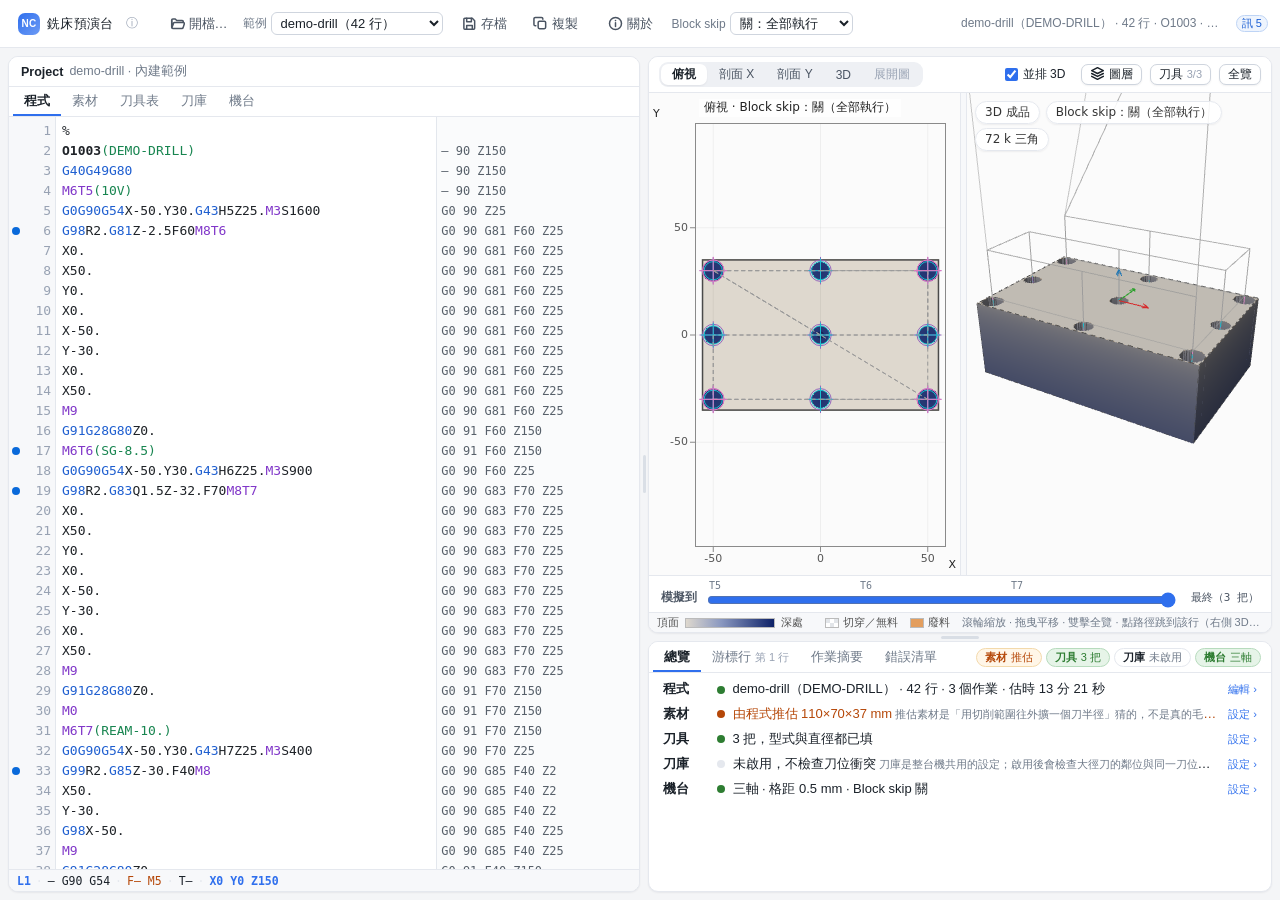
<file: index.html>
<!DOCTYPE html>
<html lang="zh-Hant">
<head>
<meta charset="utf-8">
<meta name="viewport" content="width=device-width, initial-scale=1">
<title>銑床預演台</title>
<meta http-equiv="refresh" content="0; url=./nc-preview/">
<link rel="canonical" href="./nc-preview/">
<style>
  body { font-family: system-ui, "Microsoft JhengHei", sans-serif; margin: 4rem auto; max-width: 32rem; padding: 0 1rem; line-height: 1.8; }
</style>
</head>
<body>
<p>正在前往 <a href="./nc-preview/">銑床預演台</a>…</p>
<p>如果沒有自動跳轉，請點上面的連結。</p>
<script>location.replace('./nc-preview/');</script>
</body>
</html>
</file>
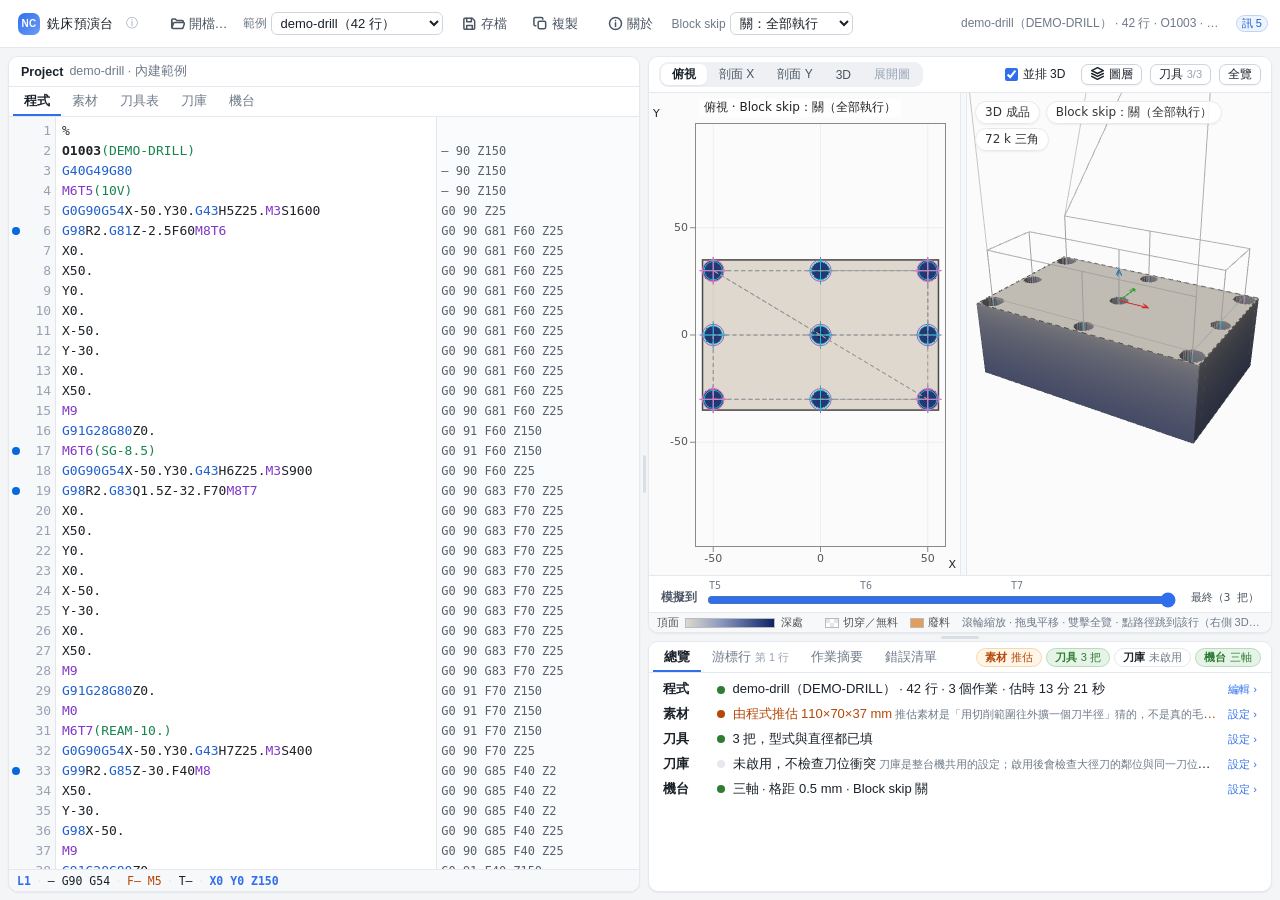
<file: nc-preview/index.html>
<!DOCTYPE html>
<!--
  銑床預演台 — Fanuc 加工中心 G-code 預演／檢錯
  Copyright (C) 2026 Jimmy
  本程式依 GNU General Public License v3.0 授權釋出，授權全文見專案根目錄的 LICENSE。
-->
<html lang="zh-Hant">
<head>
<meta charset="utf-8">
<meta name="viewport" content="width=device-width, initial-scale=1, viewport-fit=cover">
<title>銑床預演台 — Fanuc 加工中心 G-code 預演／檢錯</title>
<link rel="stylesheet" href="css/panels.css">
<link rel="stylesheet" href="css/editor.css">
<link rel="stylesheet" href="css/view2d.css">
  <link rel="stylesheet" href="css/view3d.css">
<link rel="stylesheet" href="css/app.css">
</head>
<body>

<div class="app" id="app" data-mview="view">

  <!-- ==================== 頂列工具列 ==================== -->
  <header class="app-bar">
    <button type="button" class="app-bar__title" id="btnAboutTitle" title="關於：版本、問題回報、授權"><span class="app-bar__mark" aria-hidden="true">NC</span>銑床預演台<span class="app-bar__info" aria-hidden="true">ⓘ</span></button>

    <!-- 手機版：開檔／存檔／Block skip 收在這顆鈕後面（桌機由 CSS 隱藏這顆鈕、選單常駐） -->
    <button type="button" class="nc-btn app-bar__more" id="btnBarMore" aria-expanded="false" title="開檔、存檔、Block skip 等設定">☰</button>

    <div class="app-bar__group">
      <button type="button" class="nc-btn" id="btnOpen" title="開啟本機的 NC 程式檔或刀具表 CSV（也可以直接把檔案拖進這個視窗）"><svg class="app-ic" viewBox="0 0 16 16" aria-hidden="true"><path d="M1.8 4.5c0-.7.5-1.2 1.2-1.2h2.6l1.6 1.6h5.8c.7 0 1.2.5 1.2 1.2v.7H4.9c-.5 0-1 .3-1.1.8L2.2 12z"/><path d="M1.8 4.5V12c0 .7.5 1.3 1.2 1.3h9.8c.6 0 1-.4 1.2-.9l1.3-4.1c.2-.6-.3-1.3-1-1.3"/></svg>開檔…</button>
      <input type="file" id="fileInput" class="app-hidden-file" aria-label="選擇 NC 程式檔">

      <label class="app-bar__label" for="selSample">範例</label>
      <select class="nc-select" id="selSample" title="載入內建的真實程式範例">
        <option value="">（選擇範例）</option>
      </select>
    </div>

    <div class="app-bar__group">
      <button type="button" class="nc-btn" id="btnSave" title="以原檔名下載目前編輯器內容"><svg class="app-ic" viewBox="0 0 16 16" aria-hidden="true"><path d="M3 2.5h8L13.5 5v8a1 1 0 0 1-1 1H3a1 1 0 0 1-1-1V3.5a1 1 0 0 1 1-1z"/><path d="M5 2.5V6h5V2.5M5 14v-4h6v4"/></svg>存檔</button>
      <button type="button" class="nc-btn" id="btnCopy" title="把整支程式複製到剪貼簿"><svg class="app-ic" viewBox="0 0 16 16" aria-hidden="true"><rect x="5.5" y="5.5" width="8" height="8" rx="1.5"/><path d="M3 10.5h-.5A1.5 1.5 0 0 1 1 9V3a1.5 1.5 0 0 1 1.5-1.5H9A1.5 1.5 0 0 1 10.5 3v.5"/></svg>複製</button>
    </div>

    <div class="app-bar__group">
      <button type="button" class="nc-btn" id="btnAbout" title="版本、問題回報信箱、原始碼、授權"><svg class="app-ic" viewBox="0 0 16 16" aria-hidden="true"><circle cx="8" cy="8" r="6.4"/><path d="M8 7.2v4"/><circle cx="8" cy="4.9" r=".85" fill="currentColor" stroke="none"/></svg>關於</button>
    </div>

    <div class="app-bar__group">
      <label class="app-bar__label" for="selScenario">Block skip</label>
      <select class="nc-select" id="selScenario" title="切換 block skip（節首斜線）的預演情境">
        <option value="off">關：全部執行</option>
        <option value="on">開：跳過 / 節</option>
        <option value="multiIgnored">只跳過多斜線節</option>
      </select>
    </div>

    <div class="app-bar__spacer"></div>

    <!-- 第四軸橫幅留在頂列：它講的是「這張圖能不能信」，要貼著視圖。
         素材推估／刀具用預設值那兩條搬到下方狀態條的總覽與徽章。 -->
    <button type="button" class="nc-banner nc-banner-warn app-bar__banner nc-hidden" id="rotaryBanner"></button>

    <div class="app-bar__status" id="status" role="status" aria-live="polite">
      <span class="app-status__text" id="statusText">尚未載入程式</span>
      <span class="app-status__counts" id="statusCounts"></span>
      <span class="app-progress nc-hidden" id="progressWrap"><i class="app-progress__bar" id="progressBar"></i></span>
    </div>
  </header>

  <!-- ==================== 主體：左 Project（全高）｜右 視圖（上）＋狀態條（下） ==================== -->
  <main class="app-main" id="appMain">

      <!-- ---------- 左：Project（程式、素材、刀具表、刀庫、機台都在這裡改） ---------- -->
      <section class="app-pane app-left" id="appLeft">
        <div class="app-pane__head">
          <span class="app-pane__title">Project</span>
          <span class="app-pane__sub" id="fileLabel">（未載入）</span>
        </div>
        <div class="app-tabs app-tabs--project" role="tablist" aria-label="Project 子頁">
          <button type="button" class="app-tab is-on" data-ptab="program" role="tab">程式</button>
          <button type="button" class="app-tab" data-ptab="stock" role="tab" title="素材形狀、尺寸、原點位置、夾具（跟著這支程式存）">素材</button>
          <button type="button" class="app-tab" data-ptab="tools" role="tab" title="這支程式用到的刀：型式、直徑、D／H 補正（跟著這支程式存）">刀具表</button>
          <button type="button" class="app-tab" data-ptab="mag" role="tab" title="刀庫刀位配置（整台機共用，不跟著程式走）">刀庫</button>
          <button type="button" class="app-tab" data-ptab="machine" role="tab" title="第四軸裝夾、Block skip、機台參數、模擬格距">機台</button>
        </div>

        <div class="app-ptab app-ptab--program" data-ppanel="program">
          <div class="app-pane__body" id="editorHost"></div>
          <!-- 游標行的一行摘要：完整的模態狀態在下方「游標行」分頁，點這一行就切過去 -->
          <button type="button" class="app-mini-modal" id="miniModal" title="游標行執行後的模態摘要。點一下看完整的模態狀態。"></button>
        </div>
        <div class="app-ptab app-pane__body--scroll nc-hidden" data-ppanel="stock">
          <div class="app-ptab__note">跟著這支程式存。沒填的話用切削範圍推估，靠素材判斷的檢查只會給黃色警告。</div>
          <div id="stockHost"></div>
        </div>
        <div class="app-ptab app-pane__body--scroll nc-hidden" id="tabTools" data-ppanel="tools"></div>
        <div class="app-ptab app-pane__body--scroll nc-hidden" id="tabMag" data-ppanel="mag">
          <div class="app-ptab__note">整台機共用，換程式不會變。</div>
          <div id="magHost"></div>
        </div>
        <div class="app-ptab app-pane__body--scroll nc-hidden" data-ppanel="machine">
          <div class="app-ptab__note">整台機共用；「第四軸」那一組是這支程式的裝夾參數，跟著程式存。</div>
          <div id="settingsHost"></div>
        </div>
      </section>

      <div class="app-vsplit" id="colSplit" role="separator" aria-orientation="vertical" title="拖曳調整左右比例（雙擊回到一半一半）"></div>

      <!-- ---------- 右：視圖 ---------- -->
      <section class="app-right" id="appRight">

      <div class="app-pane app-pane--view">
        <!-- 工具列一列裝完：顯示圖層與刀具過濾是「調好就不動」的，收進 popover（手機版 CSS 讓它變 bottom sheet）。
             模擬進度搬到畫布下緣的時間軸（.app-scrub）。 -->
        <div class="app-view-tools" id="viewTools">
          <div class="app-view-tools__row">
            <div class="app-seg" role="group" aria-label="視圖模式">
              <button type="button" class="app-seg__btn is-on" data-mode="top">俯視</button>
              <button type="button" class="app-seg__btn" data-mode="sectionX">剖面 X</button>
              <button type="button" class="app-seg__btn" data-mode="sectionY">剖面 Y</button>
              <button type="button" class="app-seg__btn" data-mode="3d" id="btnMode3d" title="3D 成品視圖（需要 WebGL）">3D</button>
              <button type="button" class="app-seg__btn" data-mode="unroll" id="btnModeUnroll" title="第四軸展開圖：把圓柱工件的表面攤平（橫軸＝軸向位置，縱軸＝角度）" disabled>展開圖</button>
            </div>

            <!-- 剖面滑桿只在剖面模式出現（.is-section 由 app.js 跟著視圖模式切） -->
            <label class="app-slider" id="lblSection" title="剖面位置（工件座標）">
              <span class="app-slider__label">剖面</span>
              <input type="range" id="rngSection" min="-100" max="100" step="0.5" value="0" disabled>
              <span class="app-slider__value" id="secVal">—</span>
            </label>

            <span class="app-view-tools__spacer"></span>

            <label class="nc-check" id="lblSplit" title="左邊 2D、右邊 3D 並排。拉剖面滑桿時右邊會顯示現在是從哪裡切下去的。"><input type="checkbox" id="chkSplit" checked> 並排 3D</label>
            <label class="nc-check" id="lblClip" title="把 3D 切開一半，直接看斷面——和左邊那張剖面圖是同一刀。切掉哪一邊固定不變，不會自己換。"><input type="checkbox" id="chkClip" checked> 3D 剖切</label>
            <button type="button" class="nc-btn nc-btn-small nc-hidden" id="btnClipFlip" title="換一邊切。剖面拉到工件端面附近時，留下來的那塊會很薄，按這個換成留另一邊。">換邊</button>

            <button type="button" class="nc-btn nc-btn-small app-popbtn" id="btnLayers" aria-expanded="false" aria-controls="popLayers" title="路徑與工件的顯示圖層"><svg class="app-ic" viewBox="0 0 16 16" aria-hidden="true"><path d="M8 1.8l6.2 3.1L8 8 1.8 4.9z"/><path d="M1.8 8L8 11.1 14.2 8"/><path d="M1.8 11.1L8 14.2l6.2-3.1"/></svg>圖層</button>
            <button type="button" class="nc-btn nc-btn-small app-popbtn" id="btnToolsPop" aria-expanded="false" aria-controls="popTools" title="只顯示勾選的刀">刀具 <span class="app-popbtn__count" id="toolPopCount"></span></button>
            <button type="button" class="nc-btn nc-btn-small" id="btnFit" title="重設縮放，把整個工件放進畫面">全覽</button>

            <!-- 手機版：並排 3D／3D 剖切這些「調好就不動」的選項收在這後面 -->
            <button type="button" class="nc-btn nc-btn-small app-view-tools__more" id="btnViewMore" aria-expanded="false" title="更多顯示選項（並排 3D、3D 剖切）">選項</button>
          </div>

          <!-- 圖層 popover：畫不畫哪些東西。廢料只管「畫不畫」，判定方式在左欄「素材」子頁調——設定跟顯示分開。
               預設「標示」而不是「隱藏」：一料多件或判反的時候，隱藏會讓人看不到那塊料跑哪去了。 -->
          <div class="app-pop nc-hidden" id="popLayers" role="group" aria-label="顯示圖層">
            <div class="app-pop__title">路徑</div>
            <label class="nc-check"><input type="checkbox" id="chkRapid" checked> 快速 G0</label>
            <label class="nc-check"><input type="checkbox" id="chkFeed" checked> 切削</label>
            <label class="nc-check"><input type="checkbox" id="chkRef"> 回原點路徑</label>
            <label class="nc-check nc-hidden" id="lblRotary" title="工件分度轉動時，刀相對於工件掃過的軌跡。實際上刀沒有動、是工件在轉，所以預設不畫；要看分度會不會掃到刀時才打開。"><input type="checkbox" id="chkRotary"> 工件轉動軌跡</label>
            <div class="app-pop__title">工件</div>
            <label class="nc-check"><input type="checkbox" id="chkStock" checked> 素材</label>
            <label class="nc-check app-scrap" title="切穿之後跟工件分開的料。判定方式在左欄「素材」子頁的「廢料判定」調整。">廢料 <select class="nc-select" id="selScrap"><option value="off">保留</option><option value="mark" selected>標示</option><option value="hide">隱藏</option></select></label>
          </div>

          <!-- 刀具 popover：只畫勾選的刀 -->
          <div class="app-pop nc-hidden" id="popTools" role="group" aria-label="刀具過濾">
            <div class="app-pop__title">只畫勾選的刀</div>
            <div class="app-tool-filter nc-view2d-legend" id="toolFilter"></div>
          </div>
        </div>

        <!-- 左 2D／右 3D 並排；中間那條可以拖 -->
        <div class="app-pane__body app-view-split" id="viewSplit">
          <div class="nc-view2d" id="viewHost"><canvas id="viewCanvas"></canvas></div>
          <div class="app-view-split__bar" id="viewSplitBar" role="separator" aria-orientation="vertical" title="拖曳調整左右比例（雙擊回到一半一半）"></div>
          <div class="nc-view3d nc-hidden" id="view3dHost"><canvas id="viewCanvas3d"></canvas></div>
        </div>

        <!-- 模擬進度時間軸：刀次是刻度（app.js 產生），點刻度直接跳到該刀完工 -->
        <div class="app-scrub" title="只顯示模擬到第 N 把刀為止的成品">
          <span class="app-scrub__label">模擬到</span>
          <div class="app-scrub__track">
            <div class="app-scrub__ticks" id="snapTicks"></div>
            <input type="range" id="rngSnapshot" min="0" max="0" step="1" value="0" disabled aria-label="模擬到第幾把刀">
          </div>
          <span class="app-scrub__val" id="snapVal">尚未模擬</span>
        </div>

        <div class="app-view-foot">
          <span class="nc-view2d-scale">頂面 <i></i> 深處</span>
          <!-- 切穿的格子改畫棋盤（不再是一片深藍，那看起來像切很深）、廢料橘色——這兩種顏色跟色階條無關，所以另外給圖例 -->
          <span class="nc-view2d-key"><i class="air"></i>切穿／無料 <i class="scrap"></i>廢料</span>
          <span class="app-view-foot__hint app-view-foot__hint--mouse">滾輪縮放 · 拖曳平移 · 雙擊全覽 · 點路徑跳到該行（右側 3D：拖曳旋轉）</span>
          <span class="app-view-foot__hint app-view-foot__hint--touch">雙指縮放 · 單指平移 · 點路徑跳到該行（3D：單指旋轉）</span>
        </div>
      </div>

    <div class="app-hsplit" id="rowSplit" role="separator" aria-orientation="horizontal" title="拖曳調整狀態條高度（雙擊回到預設）"></div>

        <!-- ---------- 右下：狀態條（總覽、游標行、作業摘要、錯誤清單；右端是 Project 徽章） ---------- -->
      <section class="app-pane app-pane--status" id="appStatus">
        <div class="app-tabs" role="tablist" aria-label="狀態">
          <button type="button" class="app-tab is-on" data-tab="overview" role="tab" title="這支程式的素材、刀具、刀庫、機台設定現在長什麼樣；點一列跳到對應的 Project 子頁">總覽</button>
          <button type="button" class="app-tab" data-tab="modal" role="tab" title="游標所在行執行後的模態狀態">游標行 <span class="app-tab__sub" id="modalLineLabel"></span></button>
          <button type="button" class="app-tab" data-tab="ops" role="tab">作業摘要</button>
          <button type="button" class="app-tab" data-tab="diag" role="tab">錯誤清單 <span class="app-tab__badge nc-hidden" id="diagBadge"></span></button>
            <div class="app-chips" id="projectChips" aria-label="Project 狀態徽章"></div>
        </div>
        <div class="app-tab-body app-pane__body--scroll" id="tabOverview" data-panel="overview"></div>
        <div class="app-tab-body app-pane__body--scroll nc-hidden" id="modalHost" data-panel="modal"></div>
        <div class="app-tab-body app-pane__body--scroll nc-hidden" id="tabOps" data-panel="ops"></div>
        <div class="app-tab-body app-pane__body--scroll nc-hidden" id="tabDiag" data-panel="diag"></div>
      </section>

      </section>
  </main>

  <!-- ==================== 手機版底部導覽（桌機由 CSS 隱藏） ==================== -->
  <nav class="app-mnav" aria-label="主要區域切換">
    <button type="button" class="app-mnav__btn" data-mview="project">Project</button>
    <button type="button" class="app-mnav__btn is-on" data-mview="view">視圖</button>
    <button type="button" class="app-mnav__btn" data-mview="status">狀態 <span class="app-tab__badge nc-hidden" id="mnavDiagBadge"></span></button>
  </nav>

  <!-- popover 的外點區：桌機透明（點外面關掉），手機版是 bottom sheet 的半透明遮罩 -->
  <div class="app-popback nc-hidden" id="popBackdrop" aria-hidden="true"></div>

  <!-- 關於：版本、問題回報、授權、贊助。平常完全不佔畫面，點頂列標題才出現。
       email 與 QR 都在這裡，不放在畫布上——畫布要留給圖。
       信箱是 app.js 用字串組出來的，HTML 裡沒有明碼，線上版才不會被爬蟲抓去寄垃圾信。 -->
  <div class="app-about nc-hidden" id="aboutBox" role="dialog" aria-label="關於這個工具">
    <div class="app-about__box">
      <button type="button" class="app-about__close" id="btnAboutClose" aria-label="關閉">×</button>
      <div class="app-about__title">銑床預演台 <span class="app-about__ver" id="aboutVer"></span></div>
      <div class="app-about__sub">Fanuc 加工中心 G-code 預演／檢錯。純前端，程式檔不離開這台電腦。</div>
      <dl class="app-about__rows">
        <dt>問題回報</dt><dd><a id="aboutMail" href="#">（載入中）</a><span class="app-about__note">回報時請附上版本號</span></dd>
        <dt>原始碼</dt><dd><a href="https://github.com/JLJimmyH/mill-preview" target="_blank" rel="noopener noreferrer">github.com/JLJimmyH/mill-preview</a></dd>
        <dt>授權</dt><dd>GPL-3.0（見專案的 LICENSE）</dd>
      </dl>
      <div class="app-about__bmc">
        <img class="app-about__qr" src="img/bmc-qr.png" alt="Buy Me a Coffee 的 QR code" width="160" height="160">
        <div>
          <div class="app-about__bmc-title">贊助一杯咖啡讓工程師可以繼續熬夜改 code</div>
          <a href="https://buymeacoffee.com/chenggg0605" target="_blank" rel="noopener noreferrer">buymeacoffee.com/chenggg0605</a>
          <div class="app-about__note">手機直接掃這個碼也可以</div>
        </div>
      </div>
    </div>
  </div>

  <!-- 快捷鍵一覽（按 ? 開關，點任何地方關） -->
  <div class="app-kbd nc-hidden" id="kbdHelp" role="dialog" aria-label="鍵盤快捷鍵">
    <div class="app-kbd__box">
      <div class="app-kbd__title">鍵盤快捷鍵</div>
      <div class="app-kbd__grid">
        <span><kbd>1</kbd>–<kbd>5</kbd></span><span>俯視／剖面 X／剖面 Y／3D／展開圖</span>
        <span><kbd>F</kbd></span><span>全覽（把整個工件放進畫面）</span>
        <span><kbd>Ctrl</kbd>+<kbd>O</kbd></span><span>開檔</span>
        <span><kbd>Ctrl</kbd>+<kbd>S</kbd></span><span>存檔（下載目前內容）</span>
        <span><kbd>Esc</kbd></span><span>關閉 popover／離開標記模式</span>
        <span><kbd>?</kbd></span><span>這張表</span>
      </div>
      <div class="app-kbd__hint">點任何地方關閉</div>
    </div>
  </div>

  <!-- 整頁拖放提示 -->
  <div class="app-drop" id="dropOverlay" aria-hidden="true"><div class="app-drop__box">放開以載入<br>NC 程式，或刀具表 CSV</div></div>
</div>

<!-- ==================== 依契約順序載入 ==================== -->
<script src="js/core/ns.js"></script>
<script src="js/core/tokenizer.js"></script>
<script src="js/core/interpreter.js"></script>
<script src="js/core/geometry.js"></script>
<script src="js/core/tools.js"></script>
<script src="js/core/simulation.js"></script>
<script src="js/core/rules.js"></script>
<script src="js/core/analyze.js"></script>
<script src="js/ui/editor.js"></script>
<script src="js/ui/panels.js"></script>
<script src="js/ui/view2d.js"></script>
<script src="js/ui/view3d.js"></script>
<script src="js/ui/samples.js"></script>
<script src="js/ui/app.js"></script>
</body>
</html>
</file>
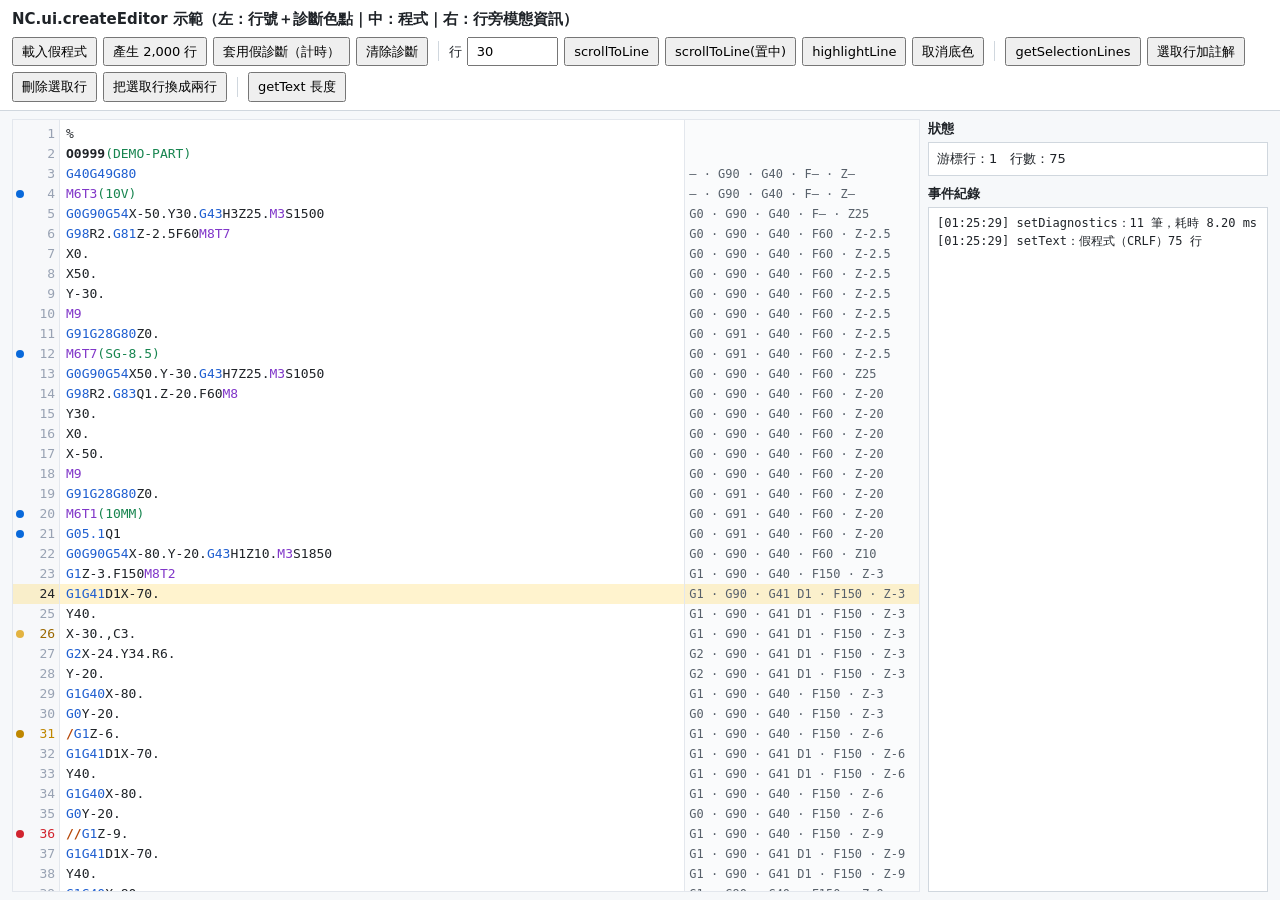
<file: nc-preview/test/editor-demo.html>
<!DOCTYPE html>
<html lang="zh-Hant">
<head>
<meta charset="utf-8">
<title>銑床預演台 — editor.js 示範</title>
<link rel="stylesheet" href="../css/editor.css">
<style>
  html, body { height: 100%; margin: 0; }
  body {
    display: flex; flex-direction: column;
    font: 13px/1.5 system-ui, "Segoe UI", "Microsoft JhengHei", sans-serif;
    color: #1f2328; background: #f6f8fa;
  }
  header { padding: 8px 12px; background: #fff; border-bottom: 1px solid #d0d7de; }
  header h1 { margin: 0 0 6px; font-size: 15px; }
  .bar { display: flex; flex-wrap: wrap; gap: 6px; align-items: center; }
  .bar button, .bar input { font: inherit; padding: 3px 8px; }
  .bar input[type=number] { width: 5.5em; }
  .bar .sep { width: 1px; height: 20px; background: #d0d7de; margin: 0 4px; }
  main { flex: 1 1 auto; min-height: 0; display: flex; gap: 8px; padding: 8px 12px; }
  #editor { flex: 1 1 auto; min-width: 0; height: 100%; }
  aside { flex: 0 0 340px; display: flex; flex-direction: column; min-height: 0; }
  aside h2 { margin: 0 0 4px; font-size: 13px; }
  #status { padding: 6px 8px; background: #fff; border: 1px solid #d0d7de; margin-bottom: 8px; white-space: pre-wrap; }
  #log { flex: 1 1 auto; overflow: auto; background: #fff; border: 1px solid #d0d7de; padding: 6px 8px; font: 12px/1.5 ui-monospace, Consolas, monospace; white-space: pre-wrap; }
</style>
</head>
<body>
<header>
  <h1>NC.ui.createEditor 示範（左：行號＋診斷色點｜中：程式｜右：行旁模態資訊）</h1>
  <div class="bar">
    <button id="btnSample">載入假程式</button>
    <button id="btnStress">產生 2,000 行</button>
    <button id="btnDiag">套用假診斷（計時）</button>
    <button id="btnClearDiag">清除診斷</button>
    <span class="sep"></span>
    <label>行 <input type="number" id="lineNo" value="30" min="1"></label>
    <button id="btnGoto">scrollToLine</button>
    <button id="btnGotoCenter">scrollToLine(置中)</button>
    <button id="btnHl">highlightLine</button>
    <button id="btnHlOff">取消底色</button>
    <span class="sep"></span>
    <button id="btnSel">getSelectionLines</button>
    <button id="btnComment">選取行加註解</button>
    <button id="btnDel">刪除選取行</button>
    <button id="btnInsert">把選取行換成兩行</button>
    <span class="sep"></span>
    <button id="btnGet">getText 長度</button>
  </div>
</header>
<main>
  <div id="editor"></div>
  <aside>
    <h2>狀態</h2>
    <div id="status"></div>
    <h2>事件紀錄</h2>
    <div id="log"></div>
  </aside>
</main>

<script src="../js/core/ns.js"></script>
<script src="../js/ui/editor.js"></script>
<script>
(function () {
  'use strict';
  const $ = (id) => document.getElementById(id);
  const logEl = $('log');
  const statusEl = $('status');
  function log(msg) {
    const t = new Date().toLocaleTimeString('zh-TW', { hour12: false });
    logEl.textContent = `[${t}] ${msg}\n` + logEl.textContent;
  }

  // ---- 示範用的假程式（自己編的，塞了多斜線、逗號字組、G2、AICC 這些要測的東西） ----
  const SAMPLE = [
    '%', 'O0999(DEMO-PART)', 'G40G49G80',
    'M6T3(10V)', 'G0G90G54X-50.Y30.G43H3Z25.M3S1500', 'G98R2.G81Z-2.5F60M8T7',
    'X0.', 'X50.', 'Y-30.', 'M9', 'G91G28G80Z0.',
    'M6T7(SG-8.5)', 'G0G90G54X50.Y-30.G43H7Z25.M3S1050', 'G98R2.G83Q1.Z-20.F60M8',
    'Y30.', 'X0.', 'X-50.', 'M9', 'G91G28G80Z0.',
    'M6T1(10MM)', 'G05.1Q1', 'G0G90G54X-80.Y-20.G43H1Z10.M3S1850', 'G1Z-3.F150M8T2',
    'G1G41D1X-70.', 'Y40.', 'X-30.,C3.', 'G2X-24.Y34.R6.', 'Y-20.', 'G1G40X-80.', 'G0Y-20.',
    '/G1Z-6.', 'G1G41D1X-70.', 'Y40.', 'G1G40X-80.', 'G0Y-20.',
    '//G1Z-9.', 'G1G41D1X-70.', 'Y40.', 'G1G40X-80.', 'G0Z25.',
    'X80.Y40.', 'Z3.', 'G1Z-3.', 'G1G41D1X70.', 'Y-20.', 'G1G40X80.', 'G0Y40.',
    'G1Z-9', 'G1G41D1X70.', 'Y-20.', 'G1G40X80.', 'G0Z50.M9', 'G91G28Z0.', 'G05.1Q0',
    'M6T2(10MM)', 'G05.1Q1', 'G0G90G54X-80.Y-20.G43H2Z10.M3S2200', 'G1Z-9.F150M8T15',
    'G1G41D2X-70.', 'Y40.', 'G1G40X-80.', 'G0Z25.', 'X80.Y40.', 'Z3.', 'G1Z-9.',
    'G1G41D2X70.', 'Y-20.', 'G1G40X80.', 'G0Z50.M9', 'G91G28Y0.Z0.', 'G05.1Q0',
    'M6T15', 'T3', 'M30', '%',
  ].join('\r\n');   // 故意用 CRLF，示範 getText 會還原換行

  function makeStress(n) {
    const out = ['%', 'O2000(STRESS)', 'G40G49G80', 'M6T1(10MM)', 'G0G90G54X0.Y0.G43H1Z10.M3S2000', 'G1Z-2.F200'];
    let i = out.length;
    while (i < n - 3) {
      const x = ((i * 7) % 120 - 60).toFixed(1);
      const y = ((i * 13) % 80 - 40).toFixed(1);
      out.push((i % 37 === 0 ? '/' : '') + 'G1X' + x + 'Y' + y + (i % 11 === 0 ? 'F' + (100 + (i % 5) * 50) : ''));
      i++;
    }
    out.push('G0Z50.M9', 'M30', '%');
    return out.join('\n');
  }

  // ---- 建立編輯器 ----
  const ed = NC.ui.createEditor($('editor'));

  // ---- 行旁資訊：示範用的極簡模態掃描（真正的由 app 依 interpreter 結果提供） ----
  let infoCache = { text: null, rows: [] };
  function scanModal(text) {
    const lines = text.split('\n');
    const rows = new Array(lines.length);
    const st = { motion: '', dist: 'G90', comp: 'G40', d: 0, f: null, z: null };
    for (let i = 0; i < lines.length; i++) {
      const s = lines[i].replace(/\(.*?\)/g, '').replace(/^\/+/, '').trim();
      if (!s || s === '%' || /^O\d+/.test(s)) { rows[i] = ''; continue; }
      const re = /([A-Za-z])\s*([+-]?(?:\d+\.?\d*|\.\d+))/g;
      let m;
      while ((m = re.exec(s))) {
        const a = m[1].toUpperCase(); const v = parseFloat(m[2]);
        if (a === 'G') {
          if (v === 0 || v === 1 || v === 2 || v === 3) st.motion = 'G' + v;
          else if (v === 90 || v === 91) st.dist = 'G' + v;
          else if (v === 40 || v === 41 || v === 42) st.comp = 'G' + v;
        } else if (a === 'D') st.d = v;
        else if (a === 'F') st.f = v;
        else if (a === 'Z') st.z = st.dist === 'G91' && st.z != null ? st.z + v : v;
      }
      rows[i] = [
        st.motion || '—', st.dist.replace('G9', 'G9'),
        st.comp === 'G40' ? 'G40' : st.comp + ' D' + st.d,
        st.f == null ? 'F—' : 'F' + st.f,
        st.z == null ? 'Z—' : 'Z' + NC.util.fmt(st.z),
      ].join(' · ');
    }
    return rows;
  }
  ed.setLineInfo((line) => {
    const text = ed.textarea.value;
    if (infoCache.text !== text) infoCache = { text, rows: scanModal(text) };
    return infoCache.rows[line - 1] || '';
  });

  // ---- 假診斷：依文字內容產生（模仿 rules 的輸出格式） ----
  function fakeDiagnostics(text) {
    const out = [];
    const lines = text.split('\n');
    let sawF = false;
    for (let i = 0; i < lines.length; i++) {
      const line = i + 1; const raw = lines[i];
      if (/^\/{2,}/.test(raw)) out.push(NC.util.diag('R05', line, 'error', '多斜線節：Fanuc 0i 會把 "//" 當成 "/"，不是「永遠忽略」', { detail: '若本意是永久停用，請改成註解或刪除。', fanucAlarm: null }));
      else if (/^\//.test(raw)) out.push(NC.util.diag('R05', line, 'warning', '單節跳過：開關 ON 時此行不執行', { detail: '請確認 OFF/ON 兩種情境的路徑差異。' }));
      if (/F\d/.test(raw)) sawF = true;
      if (/G1(?!\d)/.test(raw) && !sawF) out.push(NC.util.diag('R08', line, 'error', 'G1 切削但尚未指定進給 F', { fanucAlarm: 'PS0011' }));
      const m = raw.match(/[XYZ](-?\d+)(?![\.\d])/);
      if (m && !/^O/.test(raw)) out.push(NC.util.diag('R04', line, 'warning', `${m[0]} 沒有小數點，機台會讀成 ${(parseFloat(m[1]) / 1000).toFixed(3)} mm`, { detail: '請補上小數點。' }));
      if (/M6/.test(raw)) out.push(NC.util.diag('R29', line, 'info', '換刀 ' + (raw.match(/T\d+/) || [''])[0]));
      if (/,C/.test(raw)) out.push(NC.util.diag('R22', line, 'needsInput', '倒角 ,C 需要下一節為直線才會展開', { detail: '下一節是 G2，本版不展開。' }));
      if (/G05\.1Q1/.test(raw)) out.push(NC.util.diag('R26', line, 'info', 'AICC 開啟'));
    }
    return out;
  }

  // ---- 事件 ----
  ed.onChange((text) => log(`onChange（300 ms 後）：${text.length} 字元，${ed.getLineCount()} 行`));
  ed.onCursorLine((line) => { statusEl.textContent = `游標行：${line}　行數：${ed.getLineCount()}`; });

  function loadSample() {
    ed.setText(SAMPLE);
    log('setText：假程式（CRLF）' + ed.getLineCount() + ' 行');
    applyDiag();
  }
  function applyDiag() {
    const diags = fakeDiagnostics(ed.textarea.value);
    const t0 = performance.now();
    ed.setDiagnostics(diags);
    const dt = performance.now() - t0;
    log(`setDiagnostics：${diags.length} 筆，耗時 ${dt.toFixed(2)} ms`);
  }

  $('btnSample').addEventListener('click', loadSample);
  $('btnStress').addEventListener('click', () => {
    const t0 = performance.now();
    ed.setText(makeStress(2000));
    log(`setText：2,000 行，耗時 ${(performance.now() - t0).toFixed(2)} ms`);
    applyDiag();
  });
  $('btnDiag').addEventListener('click', applyDiag);
  $('btnClearDiag').addEventListener('click', () => { ed.setDiagnostics([]); log('setDiagnostics([])'); });
  const lineNo = () => parseInt($('lineNo').value, 10) || 1;
  $('btnGoto').addEventListener('click', () => { ed.scrollToLine(lineNo()); log('scrollToLine(' + lineNo() + ')'); });
  $('btnGotoCenter').addEventListener('click', () => { ed.scrollToLine(lineNo(), { center: true }); log('scrollToLine(' + lineNo() + ', {center:true})'); });
  $('btnHl').addEventListener('click', () => { ed.highlightLine(lineNo()); ed.scrollToLine(lineNo()); log('highlightLine(' + lineNo() + ')'); });
  $('btnHlOff').addEventListener('click', () => { ed.highlightLine(0); log('highlightLine(0)'); });
  $('btnSel').addEventListener('click', () => { const [a, b] = ed.getSelectionLines(); log(`getSelectionLines → [${a}, ${b}]`); });
  $('btnComment').addEventListener('click', () => {
    const [a, b] = ed.getSelectionLines();
    const lines = ed.textarea.value.split('\n').slice(a - 1, b).map((s) => '(OFF)' + s);
    ed.replaceLines(a, b, lines.join('\n'));
    log(`replaceLines(${a}, ${b}, 加註解)`);
  });
  $('btnDel').addEventListener('click', () => { const [a, b] = ed.getSelectionLines(); ed.replaceLines(a, b, null); log(`replaceLines(${a}, ${b}, null) 刪除`); });
  $('btnInsert').addEventListener('click', () => { const [a, b] = ed.getSelectionLines(); ed.replaceLines(a, b, 'G0Z50.\nM9'); log(`replaceLines(${a}, ${b}, 'G0Z50.\\nM9')`); });
  $('btnGet').addEventListener('click', () => { const t = ed.getText(); log(`getText：${t.length} 字元，含 CRLF：${/\r\n/.test(t)}`); });

  loadSample();
  ed.highlightLine(24);
  ed.focus();
})();
</script>
</body>
</html>
</file>
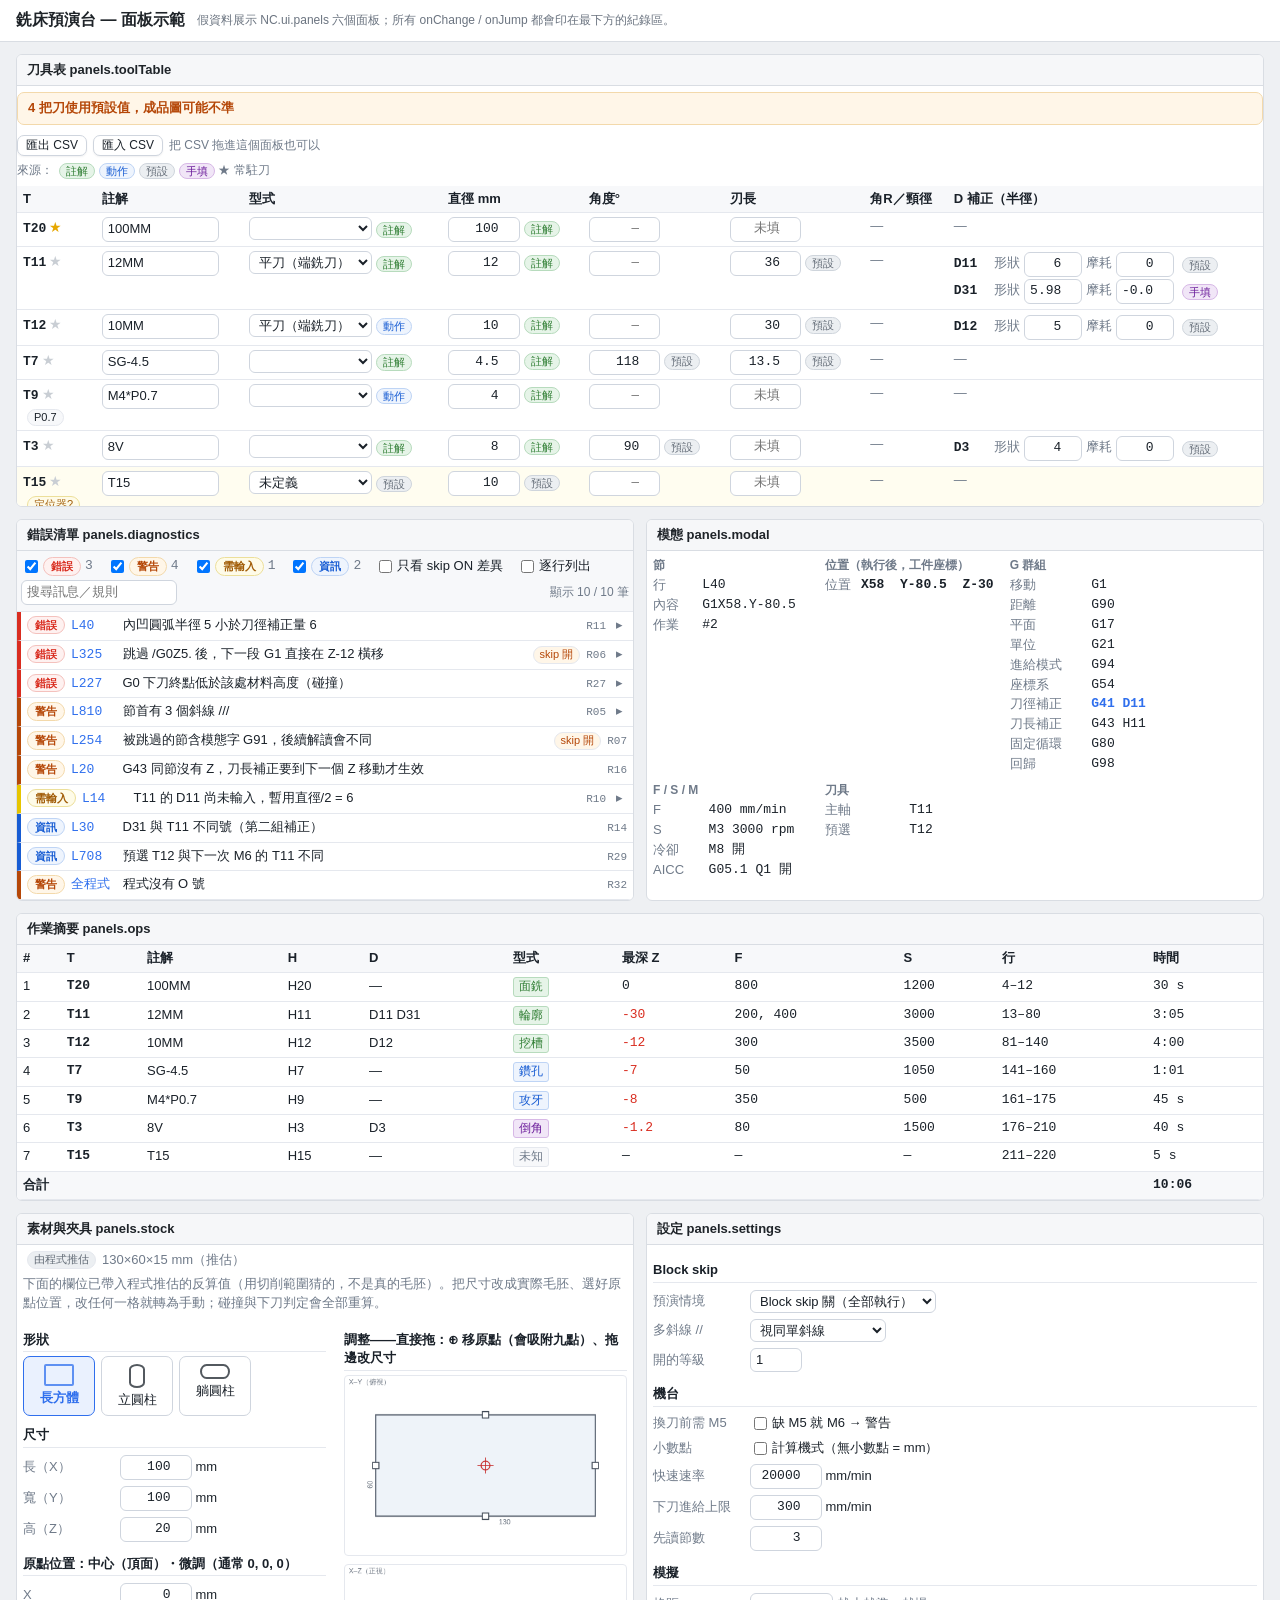
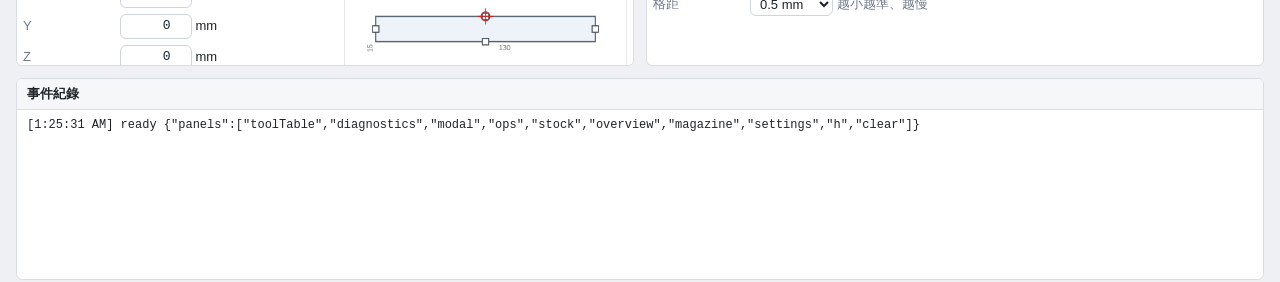
<file: nc-preview/test/panels-demo.html>
<!doctype html>
<html lang="zh-Hant">
<head>
<meta charset="utf-8">
<title>銑床預演台 — 面板示範（panels.js）</title>
<link rel="stylesheet" href="../css/panels.css">
<style>
  body { margin: 0; font-family: -apple-system, "Segoe UI", "Noto Sans TC", "Microsoft JhengHei", Arial, sans-serif; background: #eef0f3; color: #1f2429; }
  header { padding: 10px 16px; background: #fff; border-bottom: 1px solid #d9dde3; display: flex; align-items: center; gap: 12px; }
  header h1 { font-size: 16px; margin: 0; }
  header .hint { color: #6b7480; font-size: 12px; }
  main { display: grid; grid-template-columns: 1fr 1fr; gap: 12px; padding: 12px 16px; }
  section { background: #fff; border: 1px solid #d9dde3; border-radius: 6px; overflow: hidden; display: flex; flex-direction: column; min-height: 200px; }
  section > h2 { margin: 0; padding: 6px 10px; font-size: 13px; background: #f6f7f9; border-bottom: 1px solid #d9dde3; }
  section > .body { flex: 1; overflow: auto; max-height: 420px; }
  section.wide { grid-column: 1 / -1; }
  #log { font-family: Consolas, Menlo, monospace; font-size: 12px; white-space: pre-wrap; padding: 8px 10px; max-height: 220px; overflow: auto; margin: 0; }
  #log .t { color: #6b7480; }
</style>
</head>
<body>
<header>
  <h1>銑床預演台 — 面板示範</h1>
  <span class="hint">假資料展示 NC.ui.panels 六個面板；所有 onChange / onJump 都會印在最下方的紀錄區。</span>
</header>
<main>
  <section class="wide"><h2>刀具表 panels.toolTable</h2><div class="body" id="p-tools"></div></section>
  <section><h2>錯誤清單 panels.diagnostics</h2><div class="body" id="p-diag"></div></section>
  <section><h2>模態 panels.modal</h2><div class="body" id="p-modal"></div></section>
  <section class="wide"><h2>作業摘要 panels.ops</h2><div class="body" id="p-ops"></div></section>
  <section><h2>素材與夾具 panels.stock</h2><div class="body" id="p-stock"></div></section>
  <section><h2>設定 panels.settings</h2><div class="body" id="p-settings"></div></section>
  <section class="wide"><h2>事件紀錄</h2><pre id="log"></pre></section>
</main>
<script src="../js/core/ns.js"></script>
<script src="../js/ui/panels.js"></script>
<script>
(function () {
  'use strict';
  const P = NC.ui.panels;
  const logEl = document.getElementById('log');
  function log(name, payload) {
    const t = new Date().toLocaleTimeString();
    const s = payload === undefined ? '' : ' ' + JSON.stringify(payload, (k, v) => (typeof v === 'number' ? Math.round(v * 1000) / 1000 : v));
    logEl.textContent = `[${t}] ${name}${s}\n` + logEl.textContent;
  }

  // ---- 假資料（形狀依 ns.js 的 typedef） ----
  const table = {
    programKey: 'O1001',
    tools: [
      { t: 20, label: '100MM', type: 'facemill', diameter: 100, angle: null, fluteLen: null, stickout: null, pitch: null, resident: true, probe: false, source: { type: 'comment', diameter: 'comment' } },
      { t: 11, label: '12MM', type: 'endmill', diameter: 12, angle: null, fluteLen: 36, stickout: null, pitch: null, resident: false, probe: false, source: { type: 'comment', diameter: 'comment', fluteLen: 'default' } },
      { t: 12, label: '10MM', type: 'endmill', diameter: 10, angle: null, fluteLen: 30, stickout: null, pitch: null, resident: false, probe: false, source: { type: 'motion', diameter: 'comment', fluteLen: 'default' } },
      { t: 7, label: 'SG-4.5', type: 'drill', diameter: 4.5, angle: 118, fluteLen: 13.5, stickout: null, pitch: null, resident: false, probe: false, source: { type: 'comment', diameter: 'comment', angle: 'default', fluteLen: 'default' } },
      { t: 9, label: 'M4*P0.7', type: 'tap', diameter: 4, angle: null, fluteLen: null, stickout: null, pitch: 0.7, resident: false, probe: false, source: { type: 'motion', diameter: 'comment', pitch: 'comment' } },
      { t: 3, label: '8V', type: 'chamfer', diameter: 8, angle: 90, fluteLen: null, stickout: null, pitch: null, resident: false, probe: false, source: { type: 'comment', diameter: 'comment', angle: 'default' } },
      { t: 15, label: 'T15', type: 'unknown', diameter: 10, angle: null, fluteLen: null, stickout: null, pitch: null, resident: false, probe: true, source: { type: 'default', diameter: 'default' } },
    ],
    offsets: [
      { n: 11, lenGeom: 0, lenWear: 0, radGeom: 6, radWear: 0, source: 'default' },
      { n: 31, lenGeom: 0, lenWear: 0, radGeom: 5.98, radWear: -0.02, source: 'user' },
      { n: 12, lenGeom: 0, lenWear: 0, radGeom: 5, radWear: 0, source: 'default' },
    ],
    updatedAt: new Date().toISOString(),
  };
  const ops = [
    { index: 0, tool: 20, toolComment: '100MM', h: 20, dList: [], lineStart: 4, lineEnd: 12, zMin: 0, feeds: [800], rpms: [1200], gCodes: ['G0', 'G1'], kindGuess: 'face' },
    { index: 1, tool: 11, toolComment: '12MM', h: 11, dList: [11, 31], lineStart: 13, lineEnd: 80, zMin: -30, feeds: [200, 400], rpms: [3000], gCodes: ['G1', 'G2', 'G41'], kindGuess: 'contour' },
    { index: 2, tool: 12, toolComment: '10MM', h: 12, dList: [12], lineStart: 81, lineEnd: 140, zMin: -12, feeds: [300], rpms: [3500], gCodes: ['G1', 'G3'], kindGuess: 'pocket' },
    { index: 3, tool: 7, toolComment: 'SG-4.5', h: 7, dList: [], lineStart: 141, lineEnd: 160, zMin: -7, feeds: [50], rpms: [1050], gCodes: ['G83'], kindGuess: 'drill' },
    { index: 4, tool: 9, toolComment: 'M4*P0.7', h: 9, dList: [], lineStart: 161, lineEnd: 175, zMin: -8, feeds: [350], rpms: [500], gCodes: ['G84'], kindGuess: 'tap' },
    { index: 5, tool: 3, toolComment: '8V', h: 3, dList: [3], lineStart: 176, lineEnd: 210, zMin: -1.2, feeds: [80], rpms: [1500], gCodes: ['G1', 'G81'], kindGuess: 'chamfer' },
    { index: 6, tool: 15, toolComment: null, h: 15, dList: [], lineStart: 211, lineEnd: 220, zMin: null, feeds: [], rpms: [], gCodes: ['G0'], kindGuess: 'unknown' },
  ];
  const diags = [
    { id: 'R11:40', ruleId: 'R11', line: 40, severity: 'error', message: '內凹圓弧半徑 5 小於刀徑補正量 6', detail: '補正後刀心路徑會自交，機台會停在這一節。建議改用 Ø10 以下的刀，或把圓角放大。', fanucAlarm: 'PS0041' },
    { id: 'R06:325', ruleId: 'R06', line: 325, severity: 'error', scenario: 'on', message: '跳過 /G0Z5. 後，下一段 G1 直接在 Z-12 橫移', detail: '開關開時這節不執行，刀具會在材料內移動到下一點。' , fix: { label: '把 Z 提升寫進下一節', edits: [] } },
    { id: 'R27:227', ruleId: 'R27', line: 227, severity: 'error', message: 'G0 下刀終點低於該處材料高度（碰撞）', detail: '模擬時 X12 Y-8 處高度 0，G0 到 Z-2 會撞料。', pos: { x: 12, y: -8, z: -2 } },
    { id: 'R05:810', ruleId: 'R05', line: 810, severity: 'warning', message: '節首有 3 個斜線 ///', detail: '多數 Fanuc 只認第一個斜線，其餘視為 /1；設定「多斜線」可改為整節忽略或警報。', fix: { label: '改成單斜線', edits: [{ line: 810, text: '/G0Y3.' }] } },
    { id: 'R07:254', ruleId: 'R07', line: 254, severity: 'warning', scenario: 'on', message: '被跳過的節含模態字 G91，後續解讀會不同' },
    { id: 'R16:20', ruleId: 'R16', line: 20, severity: 'warning', message: 'G43 同節沒有 Z，刀長補正要到下一個 Z 移動才生效' },
    { id: 'R10:14', ruleId: 'R10', line: 14, severity: 'needsInput', message: 'T11 的 D11 尚未輸入，暫用直徑/2 = 6', detail: '請在刀具表填入機台實際的 D11 半徑形狀／摩耗。' },
    { id: 'R14:30', ruleId: 'R14', line: 30, severity: 'info', message: 'D31 與 T11 不同號（第二組補正）' },
    { id: 'R29:708', ruleId: 'R29', line: 708, severity: 'info', message: '預選 T12 與下一次 M6 的 T11 不同' },
    { id: 'R32:0', ruleId: 'R32', line: 0, severity: 'warning', message: '程式沒有 O 號' },
  ];
  const modalState = {
    motion: 'G1', distance: 'G90', plane: 'G17', units: 'G21', feedMode: 'G94', wcs: 'G54', comp: 'G41', d: 11, lengthComp: 'G43', h: 11,
    cycle: null, retractMode: 'G98', feed: 400, spindle: { dir: 'M3', rpm: 3000 }, coolant: true, toolInSpindle: 11, toolStaged: 12,
    aicc: true, rigidTap: false, rigidTapS: null, pos: { x: 58, y: -80.5, z: -30 }, lengthCompActive: true,
  };
  const modalCycle = Object.assign({}, modalState, {
    motion: 'G0', comp: 'G40', d: 0, h: 7, toolInSpindle: 7, toolStaged: 9, feed: 50, spindle: { dir: 'M3', rpm: 1050 }, aicc: false,
    cycle: { code: 'G83', r: 2, z: -7, q: 1, p: null, retract: 'G98', initialZ: 25 }, pos: { x: 15, y: 48.4, z: 25 },
  });
  const stock = { min: { x: -65, y: -30, z: -15 }, max: { x: 65, y: 30, z: 0 }, source: 'estimated', fixtures: [] };

  // ---- 建立面板 ----
  const tools = P.toolTable(document.getElementById('p-tools'), { table, ops, onChange: (t) => log('toolTable.onChange', { updatedAt: t.updatedAt, tools: t.tools.map((x) => ({ t: x.t, type: x.type, dia: x.diameter, resident: x.resident, src: x.source })), offsets: t.offsets }) });
  const diag = P.diagnostics(document.getElementById('p-diag'), { items: diags, onJump: (line, it) => { log('diagnostics.onJump', { line, id: it.id }); opsPanel.select(opsAtLine(line)); }, onFix: (it) => log('diagnostics.onFix', { id: it.id, fix: it.fix }) });
  let modalToggle = false;
  const modal = P.modal(document.getElementById('p-modal'), modalState, { line: 40, text: 'G1X58.Y-80.5', opIndex: 1 });
  const opsPanel = P.ops(document.getElementById('p-ops'), { ops, toolTable: table, time: { perOp: [30, 185, 240, 61, 45, 40, 5], total: 606 }, onJump: (line, op) => { log('ops.onJump', { line, index: op.index }); modalToggle = !modalToggle; modal.update(modalToggle ? modalCycle : modalState, { line, opIndex: op.index, text: modalToggle ? 'G98R2.G83Q1.Z-7.F50' : 'G1X58.Y-80.5' }); } });
  P.stock(document.getElementById('p-stock'), { stock, onChange: (s) => log('stock.onChange', s) });
  P.settings(document.getElementById('p-settings'), { settings: NC.util.defaultSettings(), scenario: 'off', cell: 0.5, onChange: (s) => { log('settings.onChange', s); if (s.scenario === 'on') diag.setFilter({ onlyScenarioOn: true }); } });

  function opsAtLine(line) { const op = ops.find((o) => line >= o.lineStart && line <= o.lineEnd); return op ? op.index : null; }
  log('ready', { panels: Object.keys(P).filter((k) => typeof P[k] === 'function') });
  void tools;
})();
</script>
</body>
</html>
</file>
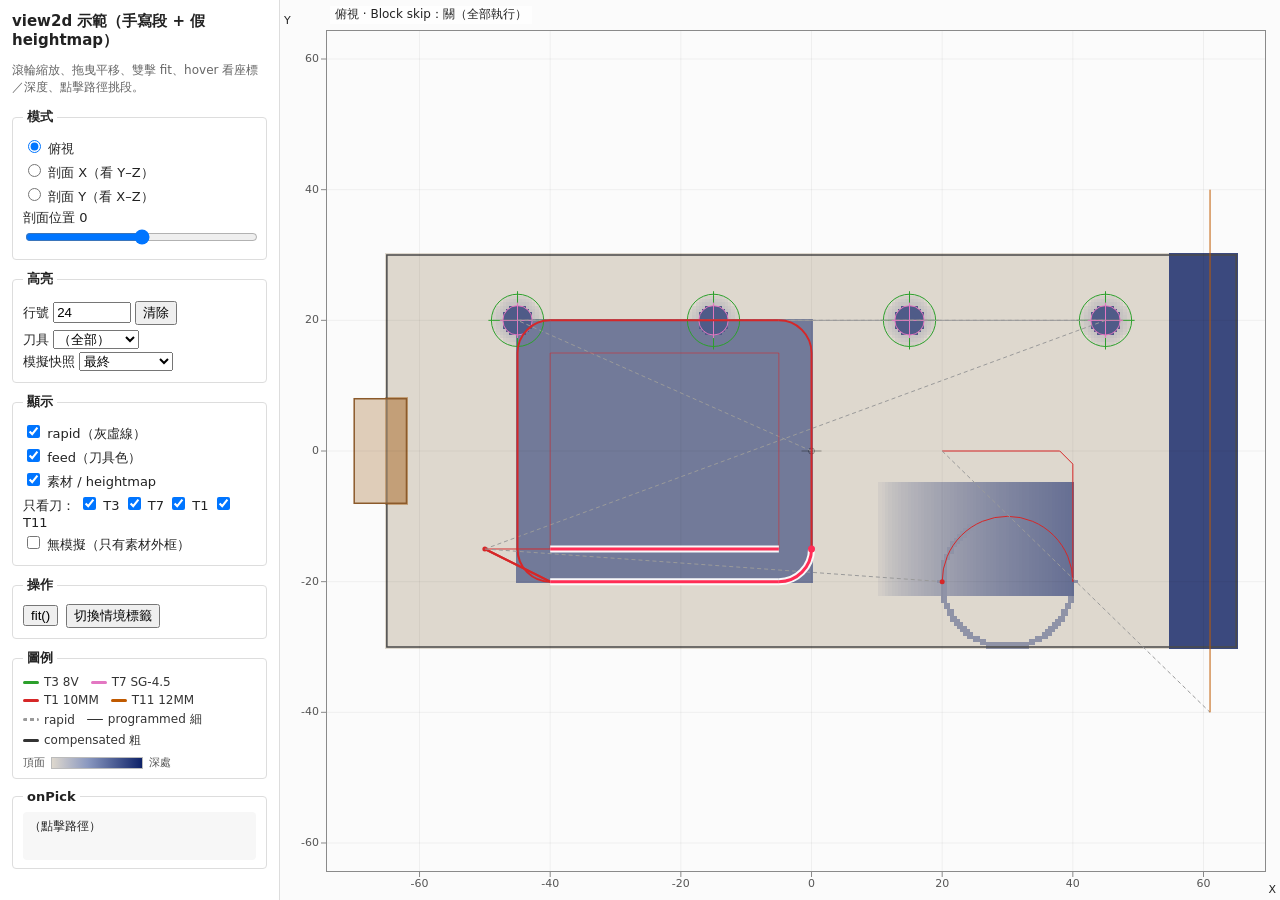
<file: nc-preview/test/view2d-demo.html>
<!DOCTYPE html>
<html lang="zh-Hant">
<head>
<meta charset="utf-8">
<title>view2d 示範 — 銑床預演台</title>
<link rel="stylesheet" href="../css/view2d.css">
<style>
  html, body { margin: 0; height: 100%; font: 13px system-ui, "Segoe UI", "Microsoft JhengHei", sans-serif; color: #222; background: #f2f2f2; }
  .layout { display: grid; grid-template-columns: 280px 1fr; grid-template-rows: 100%; height: 100%; }
  .side { padding: 12px; overflow: auto; background: #fff; border-right: 1px solid #ddd; }
  .side h1 { font-size: 15px; margin: 0 0 10px; }
  .side fieldset { border: 1px solid #ddd; border-radius: 4px; margin: 0 0 10px; padding: 8px 10px; }
  .side legend { font-weight: 600; padding: 0 4px; }
  .side label { display: block; margin: 3px 0; }
  .side input[type=number] { width: 70px; }
  .side input[type=range] { width: 100%; }
  .side button { margin: 2px 4px 2px 0; }
  .main { position: relative; min-width: 0; }
  .main .nc-view2d { height: 100%; }
  #pick { white-space: pre-wrap; font-family: Consolas, monospace; font-size: 12px; background: #f7f7f7; padding: 6px; border-radius: 4px; min-height: 3em; }
  .hint { color: #666; font-size: 12px; }
</style>
</head>
<body>
<div class="layout">
  <div class="side">
    <h1>view2d 示範（手寫段 + 假 heightmap）</h1>
    <p class="hint">滾輪縮放、拖曳平移、雙擊 fit、hover 看座標／深度、點擊路徑挑段。</p>
    <fieldset>
      <legend>模式</legend>
      <label><input type="radio" name="mode" value="top" checked> 俯視</label>
      <label><input type="radio" name="mode" value="sectionX"> 剖面 X（看 Y–Z）</label>
      <label><input type="radio" name="mode" value="sectionY"> 剖面 Y（看 X–Z）</label>
      <label>剖面位置 <span id="secVal">0</span><input id="section" type="range" min="-65" max="65" step="0.5" value="0"></label>
    </fieldset>
    <fieldset>
      <legend>高亮</legend>
      <label>行號 <input id="line" type="number" min="0" value="24"> <button id="clearLine">清除</button></label>
      <label>刀具
        <select id="tool">
          <option value="">（全部）</option>
          <option value="3">T3 8V</option><option value="7">T7 SG-4.5</option><option value="1">T1 10MM</option><option value="11">T11 12MM</option>
        </select>
      </label>
      <label>模擬快照
        <select id="snap">
          <option value="">最終</option><option value="0">op0 T3 之後</option><option value="1">op1 T7 之後</option><option value="2">op2 T1 之後</option>
        </select>
      </label>
    </fieldset>
    <fieldset>
      <legend>顯示</legend>
      <label><input id="vRapid" type="checkbox" checked> rapid（灰虛線）</label>
      <label><input id="vFeed" type="checkbox" checked> feed（刀具色）</label>
      <label><input id="vStock" type="checkbox" checked> 素材 / heightmap</label>
      <div>只看刀：
        <label style="display:inline"><input class="vTool" type="checkbox" value="3" checked> T3</label>
        <label style="display:inline"><input class="vTool" type="checkbox" value="7" checked> T7</label>
        <label style="display:inline"><input class="vTool" type="checkbox" value="1" checked> T1</label>
        <label style="display:inline"><input class="vTool" type="checkbox" value="11" checked> T11</label>
      </div>
      <label><input id="noSim" type="checkbox"> 無模擬（只有素材外框）</label>
    </fieldset>
    <fieldset>
      <legend>操作</legend>
      <button id="fit">fit()</button>
      <button id="scenario">切換情境標籤</button>
    </fieldset>
    <fieldset>
      <legend>圖例</legend>
      <div class="nc-view2d-legend" id="legend"></div>
      <div class="nc-view2d-scale" style="margin-top:6px">頂面 <i></i> 深處</div>
    </fieldset>
    <fieldset>
      <legend>onPick</legend>
      <div id="pick">（點擊路徑）</div>
    </fieldset>
  </div>
  <div class="main"><div class="nc-view2d"><canvas id="cv"></canvas></div></div>
</div>

<script src="../js/core/ns.js"></script>
<script src="../js/ui/view2d.js"></script>
<script>
(function () {
  'use strict';
  const v = (x, y, z) => ({ x, y, z });

  // ---- 素材 130×60×15，原點在頂面中心；左側有個夾爪治具高出頂面 5 mm ----
  const stock = {
    min: v(-65, -30, -15), max: v(65, 30, 0), source: 'user',
    fixtures: [{ min: v(-70, -8, -15), max: v(-62, 8, 5), name: '夾爪' }],
  };

  // ---- 假 heightmap：格 0.5 mm；依作業分三個快照 ----
  const cell = 0.5;
  const nx = Math.ceil(130 / cell) + 1, ny = Math.ceil(60 / cell) + 1;
  const origin = { x: -65, y: -30 };
  const holes = [[-45, 20], [-15, 20], [15, 20], [45, 20]];
  // 與 simulation.js 相同的節點式格網：格 (ix,iy) 中心在 origin + (ix·cell, iy·cell)
  function stamp(h, fn) {
    for (let iy = 0; iy < ny; iy++) for (let ix = 0; ix < nx; ix++) {
      const x = origin.x + ix * cell, y = origin.y + iy * cell;
      const z = fn(x, y);
      if (z != null && z < h[iy * nx + ix]) h[iy * nx + ix] = z;
    }
  }
  const h0 = new Float32Array(nx * ny);           // 初始：頂面 0，夾爪區 +5
  for (let iy = 0; iy < ny; iy++) for (let ix = 0; ix < nx; ix++) {
    const x = origin.x + ix * cell, y = origin.y + iy * cell;
    h0[iy * nx + ix] = (x <= -62 && Math.abs(y) <= 8) ? 5 : 0;
  }
  const h1 = h0.slice();                           // op0 T3 點孔：四個 -1.2 的小錐坑
  stamp(h1, (x, y) => { for (const [hx, hy] of holes) { const d = Math.hypot(x - hx, y - hy); if (d <= 4) return -1.2 * (1 - d / 4); } return null; });
  const h2 = h1.slice();                           // op1 T7 鑽孔 φ4.5 到 -8
  stamp(h2, (x, y) => { for (const [hx, hy] of holes) if (Math.hypot(x - hx, y - hy) <= 2.25) return -8; return null; });
  const h3 = h2.slice();                           // op2 T1：口袋 -5、斜坡、T11 側銑 -10
  stamp(h3, (x, y) => (x >= -45 && x <= 0 && y >= -20 && y <= 20) ? -5 : null);
  stamp(h3, (x, y) => (x >= 10 && x <= 40 && y >= -22 && y <= -5) ? -6 * (x - 10) / 30 : null);
  stamp(h3, (x, y) => (x >= 55) ? -10 : null);
  stamp(h3, (x, y) => (Math.hypot(x - 30, y + 20) <= 10.5 && Math.hypot(x - 30, y + 20) >= 9.5) ? -3 : null);
  const sim = {
    scenario: 'off', cell, nx, ny, origin, height: h3, floorZ: -15,
    snapshots: [{ afterOpIndex: 0, tool: 3, height: h1 }, { afterOpIndex: 1, tool: 7, height: h2 }, { afterOpIndex: 2, tool: 1, height: h3 }],
    events: [], time: { perOp: [], total: 0 },
  };

  // ---- 手寫段 ----
  let id = 0;
  const segs = [];
  const S = (line, op, tool, kind, from, to, extra) => segs.push(Object.assign({ id: ++id, line, opIndex: op, tool, kind, from, to, feed: kind === 'rapid' ? null : 300, path: 'programmed' }, extra || {}));
  // op0 T3 (8V) G81 點孔 Z-1.2 R2 G98 Z25
  let line = 5, cur = v(0, 0, 150);
  S(line++, 0, 3, 'rapid', cur, v(-45, 20, 150)); cur = v(-45, 20, 150);
  S(line, 0, 3, 'rapid', cur, v(-45, 20, 25)); cur = v(-45, 20, 25);
  for (const [hx, hy] of holes) {
    S(line, 0, 3, 'rapid', cur, v(hx, hy, 25));
    S(line, 0, 3, 'rapid', v(hx, hy, 25), v(hx, hy, 2));
    S(line, 0, 3, 'drill', v(hx, hy, 2), v(hx, hy, -1.2), { sub: 'plunge' });
    S(line, 0, 3, 'rapid', v(hx, hy, -1.2), v(hx, hy, 25));
    cur = v(hx, hy, 25); line++;
  }
  S(line++, 0, 3, 'rapid', cur, v(45, 20, 150), { refReturn: true }); cur = v(45, 20, 150);
  // op1 T7 (SG-4.5) G83 Q3 Z-8 R2
  line = 13;
  for (const [hx, hy] of holes) {
    S(line, 1, 7, 'rapid', cur, v(hx, hy, 25));
    S(line, 1, 7, 'rapid', v(hx, hy, 25), v(hx, hy, 2));
    let depth = 2;
    for (let k = 0; k < 3; k++) {
      const next = Math.max(-8, depth - 3);
      S(line, 1, 7, 'drill', v(hx, hy, depth), v(hx, hy, next), { sub: 'peck' });
      S(line, 1, 7, 'rapid', v(hx, hy, next), v(hx, hy, 2), { sub: 'retract' });
      if (next > -8) S(line, 1, 7, 'rapid', v(hx, hy, 2), v(hx, hy, next + 0.5));
      depth = next + 0.5;
    }
    S(line, 1, 7, 'rapid', v(hx, hy, 2), v(hx, hy, 25));
    cur = v(hx, hy, 25); line++;
  }
  S(line++, 1, 7, 'rapid', cur, v(45, 20, 150), { refReturn: true }); cur = v(45, 20, 150);
  // op2 T1 (10MM) G42 D1 繞矩形 A(-40,-15) B(-5,-15) C(-5,15) D(-40,15)，補正外偏 5、轉角插入 R5 弧
  line = 20;
  S(line++, 2, 1, 'rapid', cur, v(-50, -15, 10));
  S(line++, 2, 1, 'rapid', v(-50, -15, 10), v(-50, -15, 2));
  S(line++, 2, 1, 'feed', v(-50, -15, 2), v(-50, -15, -5), { feed: 100 });
  const z = -5;
  const arc = (from, to, center) => ({ arc: { center, cw: false, r: 5 }, inserted: true, path: 'compensated' });
  S(23, 2, 1, 'feed', v(-50, -15, z), v(-40, -15, z));                                           // G42 啟動節
  S(23, 2, 1, 'feed', v(-50, -15, z), v(-40, -20, z), { path: 'compensated' });
  S(24, 2, 1, 'feed', v(-40, -15, z), v(-5, -15, z));
  S(24, 2, 1, 'feed', v(-40, -20, z), v(-5, -20, z), { path: 'compensated' });
  S(24, 2, 1, 'arc', v(-5, -20, z), v(0, -15, z), arc(null, null, { x: -5, y: -15 }));
  S(25, 2, 1, 'feed', v(-5, -15, z), v(-5, 15, z));
  S(25, 2, 1, 'feed', v(0, -15, z), v(0, 15, z), { path: 'compensated' });
  S(25, 2, 1, 'arc', v(0, 15, z), v(-5, 20, z), arc(null, null, { x: -5, y: 15 }));
  S(26, 2, 1, 'feed', v(-5, 15, z), v(-40, 15, z));
  S(26, 2, 1, 'feed', v(-5, 20, z), v(-40, 20, z), { path: 'compensated' });
  S(26, 2, 1, 'arc', v(-40, 20, z), v(-45, 15, z), arc(null, null, { x: -40, y: 15 }));
  S(27, 2, 1, 'feed', v(-40, 15, z), v(-40, -15, z));
  S(27, 2, 1, 'feed', v(-45, 15, z), v(-45, -15, z), { path: 'compensated' });
  S(27, 2, 1, 'arc', v(-45, -15, z), v(-40, -20, z), arc(null, null, { x: -40, y: -15 }));
  S(28, 2, 1, 'feed', v(-40, -15, z), v(-50, -15, z));                                           // G40 取消節
  S(28, 2, 1, 'feed', v(-40, -20, z), v(-50, -15, z), { path: 'compensated' });
  S(29, 2, 1, 'rapid', v(-50, -15, z), v(-50, -15, 10));
  // T1 再做一個 G2 圓與 ,C 倒角（第 31–35 行）
  S(31, 2, 1, 'rapid', v(-50, -15, 10), v(20, -20, 10));
  S(32, 2, 1, 'feed', v(20, -20, 10), v(20, -20, -3), { feed: 100 });
  S(33, 2, 1, 'arc', v(20, -20, -3), v(40, -20, -3), { arc: { center: { x: 30, y: -20 }, cw: true, r: 10 } });
  S(34, 2, 1, 'feed', v(40, -20, -3), v(40, -2, -3));                                             // X40,C2 縮短
  S(34, 2, 1, 'feed', v(40, -2, -3), v(38, 0, -3), { inserted: true });                          // 倒角段
  S(35, 2, 1, 'feed', v(38, 0, -3), v(20, 0, -3));
  S(36, 2, 1, 'rapid', v(20, 0, -3), v(20, 0, 10));
  S(37, 2, 1, 'rapid', v(20, 0, 10), v(20, 0, 150), { refReturn: true });
  // op3 T11 (12MM) 側銑 X=61
  S(40, 3, 11, 'rapid', v(20, 0, 150), v(61, -40, 10));
  S(41, 3, 11, 'rapid', v(61, -40, 10), v(61, -40, -10));
  S(42, 3, 11, 'feed', v(61, -40, -10), v(61, 40, -10), { feed: 800 });
  S(43, 3, 11, 'rapid', v(61, 40, -10), v(61, 40, 150), { refReturn: true });

  const toolTable = {
    programKey: 'demo', updatedAt: new Date().toISOString(), offsets: [],
    tools: [
      { t: 3, label: '8V', type: 'chamfer', diameter: 8 },
      { t: 7, label: 'SG-4.5', type: 'drill', diameter: 4.5 },
      { t: 1, label: '10MM', type: 'endmill', diameter: 10 },
      { t: 11, label: '12MM', type: 'endmill', diameter: 12 },
    ],
  };

  // ---- 建立視圖 ----
  const view = NC.ui.createView2D(document.getElementById('cv'));
  const scenarios = ['off', 'on', 'multiIgnored'];
  let scenIdx = 0;
  function applyData() {
    view.setData({ segments: segs, sim: document.getElementById('noSim').checked ? null : sim, stock, toolTable, scenario: scenarios[scenIdx] });
    document.getElementById('snap').value = '';
  }
  applyData();
  view.highlightLine(24);
  view.onPick((line, seg) => {
    document.getElementById('line').value = line;
    view.highlightLine(line);
    const a = seg.arc ? `  arc c=(${seg.arc.center.x},${seg.arc.center.y}) r=${seg.arc.r} ${seg.arc.cw ? 'CW' : 'CCW'}` : '';
    document.getElementById('pick').textContent = `line ${line}  T${seg.tool}  ${seg.kind}/${seg.path}${seg.inserted ? ' inserted' : ''}${seg.sub ? ' ' + seg.sub : ''}\n(${seg.from.x},${seg.from.y},${seg.from.z}) → (${seg.to.x},${seg.to.y},${seg.to.z})${a}`;
  });

  // 圖例
  const legend = document.getElementById('legend');
  legend.innerHTML = toolTable.tools.map((t) => `<span class="chip"><i style="background:${NC.ui.view2dUtil.toolColor(t.t)}"></i>T${t.t} ${t.label}</span>`).join('')
    + '<span class="chip"><i class="rapid"></i>rapid</span><span class="chip"><i class="programmed" style="background:#333"></i>programmed 細</span><span class="chip"><i style="background:#333"></i>compensated 粗</span>';

  // ---- 控制項 ----
  const $ = (id) => document.getElementById(id);
  const sec = $('section');
  document.querySelectorAll('input[name=mode]').forEach((r) => r.addEventListener('change', () => {
    view.setMode(r.value);
    const lim = r.value === 'sectionY' ? 30 : 65;
    sec.min = -lim; sec.max = lim;
    if (Math.abs(Number(sec.value)) > lim) sec.value = 0;
    view.setSection(Number(sec.value)); $('secVal').textContent = sec.value;
  }));
  sec.addEventListener('input', () => { view.setSection(Number(sec.value)); $('secVal').textContent = sec.value; });
  $('line').addEventListener('input', () => { const n = Number($('line').value); view.highlightLine(n > 0 ? n : null); });
  $('clearLine').addEventListener('click', () => { $('line').value = ''; view.highlightLine(null); });
  $('tool').addEventListener('change', () => view.highlightTool($('tool').value === '' ? null : Number($('tool').value)));
  $('snap').addEventListener('change', () => view.setSnapshot($('snap').value === '' ? null : Number($('snap').value)));
  const applyVisible = () => {
    const boxes = [...document.querySelectorAll('.vTool')];
    const all = boxes.every((b) => b.checked);
    view.setVisible({ rapid: $('vRapid').checked, feed: $('vFeed').checked, stock: $('vStock').checked, tools: all ? null : new Set(boxes.filter((b) => b.checked).map((b) => Number(b.value))) });
  };
  ['vRapid', 'vFeed', 'vStock'].forEach((i) => $(i).addEventListener('change', applyVisible));
  document.querySelectorAll('.vTool').forEach((b) => b.addEventListener('change', applyVisible));
  $('noSim').addEventListener('change', applyData);
  $('fit').addEventListener('click', () => view.fit());
  $('scenario').addEventListener('click', () => { scenIdx = (scenIdx + 1) % scenarios.length; applyData(); });

  // URL 參數（截圖／快速切換用）：?mode=sectionX&section=-45&line=14&tool=7&snap=1
  const q = new URLSearchParams(location.search);
  if (q.get('mode')) { const r = document.querySelector(`input[name=mode][value="${q.get('mode')}"]`); if (r) { r.checked = true; r.dispatchEvent(new Event('change')); } }
  if (q.get('section') != null) { sec.value = q.get('section'); sec.dispatchEvent(new Event('input')); }
  if (q.get('line') != null) { $('line').value = q.get('line'); $('line').dispatchEvent(new Event('input')); }
  if (q.get('tool') != null) { $('tool').value = q.get('tool'); $('tool').dispatchEvent(new Event('change')); }
  if (q.get('snap') != null) { $('snap').value = q.get('snap'); $('snap').dispatchEvent(new Event('change')); }
})();
</script>
</body>
</html>
</file>
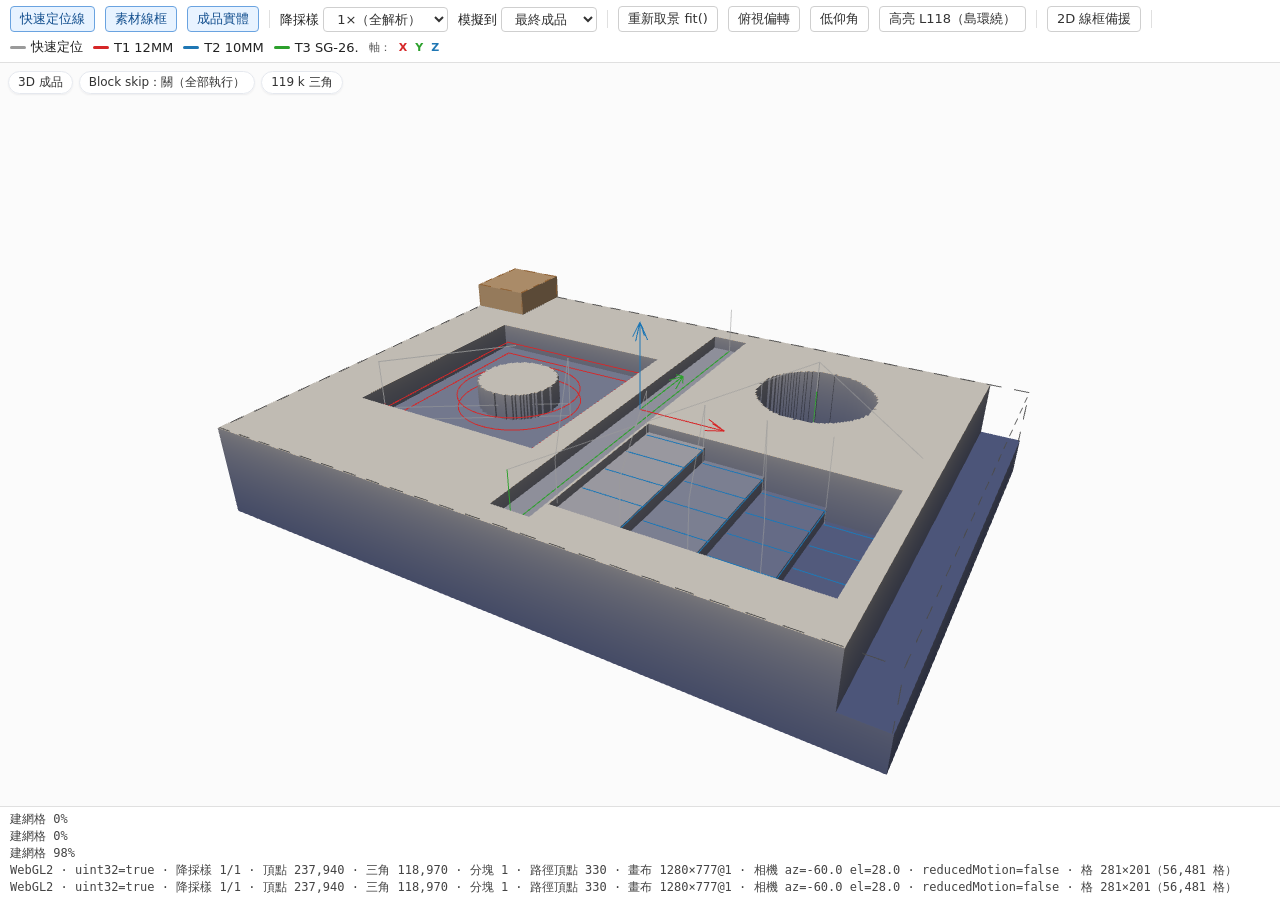
<file: nc-preview/test/view3d-demo.html>
<!DOCTYPE html>
<html lang="zh-Hant">
<head>
<meta charset="utf-8">
<title>view3d 展示 — 銑床預演台 3D 成品視圖</title>
<link rel="stylesheet" href="../css/view3d.css">
<style>
  html, body { margin: 0; height: 100%; background: #fbfbfb; color: #222;
    font: 13px system-ui, "Segoe UI", "Microsoft JhengHei", sans-serif; }
  #wrap { display: flex; flex-direction: column; height: 100%; }
  #bar { display: flex; flex-wrap: wrap; align-items: center; gap: 6px 10px;
    padding: 6px 10px; border-bottom: 1px solid #e0e0e0; background: #fff; }
  #bar button, #bar select { font: inherit; padding: 3px 9px; border: 1px solid #cfcfcf;
    border-radius: 4px; background: #fff; color: #333; cursor: pointer; }
  #bar button[aria-pressed="true"] { background: #e8f3ff; border-color: #6aa3e0; color: #14508f; }
  #bar .sep { width: 1px; height: 18px; background: #e0e0e0; }
  #bar .note { color: #666; }
  #stage { position: relative; flex: 1; min-height: 0; }
  #fallback { position: absolute; inset: 0; display: none; background: #fbfbfb; }
  #fallback.on { display: block; }
  #fallback canvas { display: block; width: 100%; height: 100%; }
  #status { padding: 4px 10px; border-top: 1px solid #e0e0e0; background: #fff; color: #444;
    font: 12px ui-monospace, Consolas, monospace; white-space: pre-wrap; }
  #status.bad { background: #fff1f0; color: #a11; }
  .legend { display: inline-flex; flex-wrap: wrap; gap: 4px 10px; align-items: center; }
  .legend .chip { display: inline-flex; align-items: center; gap: 5px; white-space: nowrap; }
  .legend .chip i { display: inline-block; width: 16px; height: 3px; border-radius: 2px; }
</style>
</head>
<body>
<div id="wrap">
  <div id="bar">
    <button id="bRapid" aria-pressed="true">快速定位線</button>
    <button id="bStock" aria-pressed="true">素材線框</button>
    <button id="bSurface" aria-pressed="true">成品實體</button>
    <span class="sep"></span>
    <label>降採樣
      <select id="selDs">
        <option value="auto">自動</option>
        <option value="1" selected>1×（全解析）</option>
        <option value="2">2×</option>
        <option value="4">4×</option>
      </select>
    </label>
    <label>模擬到
      <select id="selSnap">
        <option value="">最終成品</option>
        <option value="0">第 1 把刀</option>
        <option value="1">第 2 把刀</option>
      </select>
    </label>
    <span class="sep"></span>
    <button id="bFit">重新取景 fit()</button>
    <button id="bTop">俯視偏轉</button>
    <button id="bLow">低仰角</button>
    <button id="bHl">高亮 L118（島環繞）</button>
    <span class="sep"></span>
    <button id="bFallback" aria-pressed="false">2D 線框備援</button>
    <span class="sep"></span>
    <span class="legend" id="legend"></span>
  </div>
  <div id="stage">
    <div class="nc-view3d" id="host" style="position:absolute; inset:0;">
      <canvas id="cv"></canvas>
    </div>
    <div id="fallback"><canvas id="cv2"></canvas></div>
  </div>
  <div id="status">啟動中…</div>
</div>

<script src="../js/core/ns.js"></script>
<script src="../js/ui/view3d.js"></script>
<script>
  // ?real=1：載入 tools/make-fixture-sim.mjs 由 test/fixtures/樣本 C 跑出來的真實 SimResult。
  // file:// 下 fetch/XHR 會被擋，所以資料是寫成 .js（window.__SIM = {...}）用 <script> 同步載入。
  if (new URLSearchParams(location.search).get('real')) {
    document.write('<scr' + 'ipt src="fixture-sim.js"><\/scr' + 'ipt>');
  }
</script>
<script>
(function () {
  'use strict';
  var NC = globalThis.NC;
  var $ = function (id) { return document.getElementById(id); };
  var params = new URLSearchParams(location.search);
  var status = $('status');
  var log = [];
  var frozen = false;   // selftest 印完結果後把狀態列凍住，免得被建網格進度訊息蓋掉
  function say(s, bad) { if (frozen) return; log.push(s); status.textContent = log.slice(-6).join('\n'); if (bad) status.className = 'bad'; }

  // ---------------------------------------------------------------------
  // 假資料：素材 140×100×20（原點在頂面中心），格 0.5 mm
  // 特徵：矩形口袋（含圓島）、四階階梯、貫穿圓孔、細長槽
  // ---------------------------------------------------------------------
  var CELL = params.get('big') === '2' ? 0.2 : (params.get('big') ? 0.25 : 0.5);
  var FIX = { min: { x: -70, y: 34, z: -20 }, max: { x: -56, y: 50, z: 6 }, name: '左上壓板' };
  var stock = { min: { x: -70, y: -50, z: -20 }, max: { x: 70, y: 50, z: 0 }, source: 'user', fixtures: [FIX] };
  function makeHeight(stage) {
    var nx = Math.round(140 / CELL) + 1, ny = Math.round(100 / CELL) + 1;
    var h = new Float32Array(nx * ny);
    for (var iy = 0; iy < ny; iy++) {
      for (var ix = 0; ix < nx; ix++) {
        var x = -70 + ix * CELL, y = -50 + iy * CELL, z = 0;
        // 1) 矩形口袋 -6，中央留一個 Ø18 圓島（不切）
        if (x >= -55 && x <= -10 && y >= -25 && y <= 25) {
          var dr = Math.hypot(x + 32, y);
          if (dr > 9) z = Math.min(z, -6);
        }
        if (stage >= 1) {
          // 2) 四階階梯（T2）
          if (x >= 5 && x <= 57 && y >= -40 && y <= -5) {
            var k = Math.floor((x - 5) / 13);
            z = Math.min(z, -2 - k * 3);
          }
          // 3) 細長槽 -3
          if (x >= -4 && x <= 4 && y >= -45 && y <= 45) z = Math.min(z, -3);
        }
        if (stage >= 2) {
          // 4) 貫穿圓孔 Ø26（到底）
          if (Math.hypot(x - 30, y - 25) <= 13) z = Math.min(z, -20);
          // 5) 邊緣去料（外形銑一刀）
          if (x >= 62) z = Math.min(z, -12);
        }
        // 治具（壓板）：不可切的材料，高度在素材頂面之上 → 視圖用土黃標示
        if (x >= FIX.min.x && x <= FIX.max.x && y >= FIX.min.y && y <= FIX.max.y) z = FIX.max.z;
        h[iy * nx + ix] = z;
      }
    }
    return { h: h, nx: nx, ny: ny };
  }
  var g0 = makeHeight(0), g1 = makeHeight(1), g2 = makeHeight(2);
  var sim = {
    scenario: 'off', cell: CELL, nx: g2.nx, ny: g2.ny, origin: { x: -70, y: -50 },
    height: g2.h, floorZ: -20,
    snapshots: [
      { afterOpIndex: 0, tool: 1, height: g0.h },
      { afterOpIndex: 1, tool: 2, height: g1.h },
      { afterOpIndex: 2, tool: 3, height: g2.h }
    ],
    events: [], time: { perOp: [3, 4, 5], total: 12 }
  };

  // ---- 路徑（手寫；行號從 100 起跳）----
  var segments = [];
  var sid = 0, line = 100;
  function seg(kind, tool, from, to, extra) {
    var s = { id: sid++, line: line, opIndex: 0, tool: tool, kind: kind, from: from, to: to, feed: kind === 'rapid' ? null : 600, path: 'programmed' };
    if (extra) for (var k in extra) s[k] = extra[k];
    segments.push(s);
    return s;
  }
  function P(x, y, z) { return { x: x, y: y, z: z }; }
  // T1：口袋輪廓（兩層）＋圓島環繞
  (function () {
    var z, i;
    for (i = 0; i < 2; i++) {
      z = i === 0 ? -3 : -6;
      line++; seg('rapid', 1, P(-32, 0, 8), P(-52, -22, 8));
      line++; seg('rapid', 1, P(-52, -22, 8), P(-52, -22, z + 1));
      line++; seg('feed', 1, P(-52, -22, z + 1), P(-52, -22, z));
      line++; seg('feed', 1, P(-52, -22, z), P(-13, -22, z));
      line++; seg('feed', 1, P(-13, -22, z), P(-13, 22, z));
      line++; seg('feed', 1, P(-13, 22, z), P(-52, 22, z));
      line++; seg('feed', 1, P(-52, 22, z), P(-52, -22, z));
      // 圓島環繞（整圓）
      line++; seg('rapid', 1, P(-52, -22, z), P(-18, 0, z));
      line++; seg('arc', 1, P(-18, 0, z), P(-18, 0, z), { arc: { center: { x: -32, y: 0 }, cw: false, r: 14 } });
    }
    line++; seg('rapid', 1, P(-18, 0, -6), P(-18, 0, 8));
  })();
  // T2：階梯往復銑
  (function () {
    line += 2;
    var y = -38, z, k;
    line++; seg('rapid', 2, P(-18, 0, 8), P(5, y, 8));
    for (k = 0; k < 4; k++) {
      z = -2 - k * 3;
      var x0 = 5 + k * 13, x1 = x0 + 13;
      line++; seg('rapid', 2, P(x0, y, 8), P(x0, y, z + 1));
      for (var j = 0; j < 5; j++) {
        var yy = -38 + j * 8;
        line++; seg('feed', 2, P(x0, yy, z), P(x1, yy, z));
        if (j < 4) { line++; seg('feed', 2, P(x1, yy, z), P(x1, yy + 8, z)); line++; seg('feed', 2, P(x1, yy + 8, z), P(x0, yy + 8, z)); }
      }
      line++; seg('rapid', 2, P(x0, -6, z), P(x0, -6, 8));
      if (k < 3) { line++; seg('rapid', 2, P(x0, -6, 8), P(x0 + 13, y, 8)); }
    }
  })();
  // T3：鑽孔（貫穿）＋槽
  (function () {
    line += 2;
    line++; seg('rapid', 3, P(60, -6, 8), P(30, 25, 8));
    line++; seg('rapid', 3, P(30, 25, 8), P(30, 25, 1));
    line++; seg('drill', 3, P(30, 25, 1), P(30, 25, -20), { sub: 'plunge' });
    line++; seg('rapid', 3, P(30, 25, -20), P(30, 25, 8));
    line++; seg('rapid', 3, P(30, 25, 8), P(0, -45, 8));
    line++; seg('feed', 3, P(0, -45, 8), P(0, -45, -3));
    line++; seg('feed', 3, P(0, -45, -3), P(0, 45, -3));
    line++; seg('rapid', 3, P(0, 45, -3), P(0, 45, 8));
  })();
  var toolTable = {
    programKey: 'DEMO3D',
    tools: [
      { t: 1, label: '12MM', type: 'endmill', diameter: 12, angle: null, fluteLen: 36, stickout: null, pitch: null, resident: false, probe: false, source: {} },
      { t: 2, label: '10MM', type: 'endmill', diameter: 10, angle: null, fluteLen: 30, stickout: null, pitch: null, resident: false, probe: false, source: {} },
      { t: 3, label: 'SG-26.', type: 'drill', diameter: 26, angle: 118, fluteLen: 78, stickout: null, pitch: null, resident: false, probe: false, source: {} }
    ],
    offsets: [], updatedAt: new Date().toISOString()
  };

  // ---------------------------------------------------------------------
  // ?real=1：改用 test/fixtures/樣本 C 跑出來的真實資料（window.__SIM）
  // 素材 130×60×15、原點在頂面中心；格距由產生腳本決定（預設 0.25 mm）。
  // ---------------------------------------------------------------------
  var REAL = null;
  if (params.get('real')) {
    if (!window.__SIM) say('?real=1 但 fixture-sim.js 沒載到（先跑 node tools/make-fixture-sim.mjs）', true);
    else {
      REAL = window.__SIM;
      var f32 = function (a) { return Float32Array.from(a); };
      sim = {
        scenario: REAL.scenario, cell: REAL.cell, nx: REAL.nx, ny: REAL.ny, origin: REAL.origin,
        height: f32(REAL.height), floorZ: REAL.floorZ,
        snapshots: REAL.snapshots.map(function (s) { return { afterOpIndex: s.afterOpIndex, tool: s.tool, height: f32(s.height) }; }),
        events: [], time: REAL.time
      };
      segments = REAL.segments;
      stock = REAL.stock;
      toolTable = REAL.toolTable;
      // 「模擬到第 N 把刀」選單改成真實的 op 數
      var sel = $('selSnap');
      sel.innerHTML = '<option value="">最終成品</option>';
      REAL.snapshots.forEach(function (s, i) {
        sel.insertAdjacentHTML('beforeend', '<option value="' + i + '">第 ' + (i + 1) + ' 把刀（T' + s.tool + '）</option>');
      });
      $('bHl').textContent = '高亮 L' + segments[Math.floor(segments.length / 2)].line;
      $('bHl').dataset.line = String(segments[Math.floor(segments.length / 2)].line);
      say('真實資料 ' + REAL.name + '：格 ' + REAL.nx + '×' + REAL.ny + '（' + REAL.meta.cells.toLocaleString() +
        ' 格 / ' + REAL.cell + ' mm）· 段 ' + REAL.meta.segments + ' · 作業 ' + REAL.meta.ops +
        ' · 診斷 ' + REAL.meta.diagnostics + ' · 刀 ' + REAL.toolTable.tools.length + ' 把');
    }
  }

  // ---- 圖例 ----
  (function () {
    var U = NC.ui.view3d, html = '<span class="chip"><i class="rapid" style="background:#9a9a9a"></i>快速定位</span>';
    for (var i = 0; i < toolTable.tools.length; i++) {
      var t = toolTable.tools[i];
      html += '<span class="chip"><i style="background:' + U.toolColor(t.t) + '"></i>T' + t.t + ' ' + t.label + '</span>';
    }
    html += '<span class="nc-view3d-axes">軸：<b class="ax">X</b><b class="ay">Y</b><b class="az">Z</b></span>';
    $('legend').innerHTML = html;
  })();

  // ---------------------------------------------------------------------
  // 建立 3D 視圖
  // ---------------------------------------------------------------------
  var view = null, supported = NC.ui.view3d.isSupported();
  try {
    view = NC.ui.createView3D($('cv'), { preserveDrawingBuffer: true, forceUint16: !!params.get('u16') });
  } catch (e) {
    say('createView3D 例外：' + e.message, true);
  }
  if (!view) {
    say('WebGL 建立失敗（isSupported=' + supported + '）→ 自動切到 2D 線框備援', true);
    setFallback(true);
  } else {
    view.onProgress(function (p) { if (p < 1) say('建網格 ' + Math.round(p * 100) + '%'); });
    view.onPick(function (l, s) { say('挑到 L' + l + ' ' + s.kind + ' T' + s.tool); });
    view.setData({ sim: sim, segments: segments, stock: stock, toolTable: toolTable, scenario: 'off' });
    if (params.get('ds')) { view.setDownsample(params.get('ds')); $('selDs').value = params.get('ds'); }
    var az = parseFloat(params.get('az')), el = parseFloat(params.get('el'));
    if (isFinite(az) || isFinite(el)) { view.setCamera({ az: isFinite(az) ? az : -60, el: isFinite(el) ? el : 28 }); view.fit(); }
    if (params.get('hl')) view.highlightLine(parseInt(params.get('hl'), 10));
    if (params.get('snap')) { var si = parseInt(params.get('snap'), 10); view.setSnapshot(si); $('selSnap').value = String(si); }
    if (params.get('norapid')) { view.setVisible({ rapid: false }); $('bRapid').setAttribute('aria-pressed', 'false'); }
    if (params.get('nostock')) { view.setVisible({ stock: false }); $('bStock').setAttribute('aria-pressed', 'false'); }
    if (params.get('nosurface')) { view.setVisible({ surface: false }); $('bSurface').setAttribute('aria-pressed', 'false'); }
    setTimeout(report, 300);
    setTimeout(report, 1200);
    if (params.get('fb')) setTimeout(function () { setFallback(true); }, 600);
  }
  function report() {
    if (!view) return;
    var i = view.getInfo();
    say('WebGL' + (i.webgl2 ? '2' : '1') + ' · uint32=' + i.uint32 + ' · 降採樣 1/' + i.downsample +
      ' · 頂點 ' + i.vertices.toLocaleString() + ' · 三角 ' + i.triangles.toLocaleString() +
      ' · 分塊 ' + i.chunks + ' · 路徑頂點 ' + i.pathVertices +
      ' · 畫布 ' + Math.round(i.size.w) + '×' + Math.round(i.size.h) + '@' + i.size.dpr +
      ' · 相機 az=' + view.getCamera().az.toFixed(1) + ' el=' + view.getCamera().el.toFixed(1) +
      ' · reducedMotion=' + i.reducedMotion + ' · 格 ' + sim.nx + '×' + sim.ny + '（' + (sim.nx * sim.ny).toLocaleString() + ' 格）');
  }

  // ---------------------------------------------------------------------
  // 按鈕
  // ---------------------------------------------------------------------
  function toggle(btn, fn) {
    btn.addEventListener('click', function () {
      var on = btn.getAttribute('aria-pressed') !== 'true';
      btn.setAttribute('aria-pressed', on ? 'true' : 'false');
      fn(on);
    });
  }
  toggle($('bRapid'), function (on) { if (view) view.setVisible({ rapid: on }); drawFallback(); });
  toggle($('bStock'), function (on) { if (view) view.setVisible({ stock: on }); drawFallback(); });
  toggle($('bSurface'), function (on) { if (view) view.setVisible({ surface: on }); drawFallback(); });
  $('selDs').addEventListener('change', function () {
    if (view) { view.setDownsample(this.value === 'auto' ? 'auto' : parseInt(this.value, 10)); setTimeout(report, 400); }
    fbDs = this.value === 'auto' ? 4 : parseInt(this.value, 10);
    drawFallback();
  });
  $('selSnap').addEventListener('change', function () {
    var v = this.value === '' ? null : parseInt(this.value, 10);
    if (view) { view.setSnapshot(v); setTimeout(report, 300); }
    fbHeight = v == null ? sim.height : sim.snapshots[v].height;
    drawFallback();
  });
  $('bFit').addEventListener('click', function () { if (view) view.fit(); report(); });
  $('bTop').addEventListener('click', function () { if (view) { view.setCamera({ az: -35, el: 72 }); view.fit(); } report(); });
  $('bLow').addEventListener('click', function () { if (view) { view.setCamera({ az: -110, el: 6 }); view.fit(); } report(); });
  $('bHl').addEventListener('click', function () { if (view) view.highlightLine(parseInt(this.dataset.line || '118', 10)); });
  toggle($('bFallback'), function (on) { setFallback(on); });

  // ---------------------------------------------------------------------
  // 2D 線框備援：用同一份 buildMesh 幾何，純 canvas 2D 投影畫線
  // （WebGL 起不來時用來驗證幾何是否正確）
  // ---------------------------------------------------------------------
  var fbOn = false, fbDs = 4, fbHeight = null;
  function setFallback(on) {
    fbOn = on;
    $('fallback').classList.toggle('on', on);
    $('bFallback').setAttribute('aria-pressed', on ? 'true' : 'false');
    if (on) drawFallback();
  }
  function drawFallback() {
    if (!fbOn) return;
    var U = NC.ui.view3d;
    var cv = $('cv2'), ctx = cv.getContext('2d');
    var w = cv.clientWidth || 1200, h = cv.clientHeight || 800;
    cv.width = w; cv.height = h;
    ctx.fillStyle = '#fbfbfb'; ctx.fillRect(0, 0, w, h);
    var mesh = U.buildMesh(sim, { downsample: Math.max(2, fbDs), height: fbHeight || sim.height });
    var b = U.sceneBounds({ sim: sim, stock: stock, segments: segments });
    var target = [(b.min.x + b.max.x) / 2, (b.min.y + b.max.y) / 2, (b.min.z + b.max.z) / 2];
    var r = 0.5 * Math.hypot(b.max.x - b.min.x, b.max.y - b.min.y, b.max.z - b.min.z);
    var cam = view ? view.getCamera() : { az: -60, el: 28, dist: r * 2.6, fov: 45 };
    var az = cam.az * Math.PI / 180, el = cam.el * Math.PI / 180, dist = cam.dist || r * 2.6;
    var eye = [target[0] + dist * Math.cos(el) * Math.cos(az), target[1] + dist * Math.cos(el) * Math.sin(az), target[2] + dist * Math.sin(el)];
    var proj = U.mat4(), viewM = U.mat4(), mvp = U.mat4();
    U.mat4Perspective(proj, (cam.fov || 45) * Math.PI / 180, w / h, dist * 0.01, dist + r * 6);
    U.mat4LookAt(viewM, eye, target, [0, 0, 1]);
    U.mat4Mul(mvp, proj, viewM);
    var P = mesh.positions, q, i, pts, p;
    ctx.lineWidth = 1;
    ctx.strokeStyle = 'rgba(40,70,140,0.55)';
    ctx.beginPath();
    var top = mesh.counts.topQuads;
    for (q = 0; q < mesh.counts.quads; q++) {
      if (q < top && (q % 5) !== 0) continue;      // 頂面抽稀，牆面全畫
      pts = [];
      for (i = 0; i < 4; i++) {
        p = U.projectPoint(mvp, P[(q * 4 + i) * 3], P[(q * 4 + i) * 3 + 1], P[(q * 4 + i) * 3 + 2], w, h);
        if (!p) { pts = null; break; }
        pts.push(p);
      }
      if (!pts) continue;
      ctx.moveTo(pts[0].x, pts[0].y);
      for (i = 1; i < 4; i++) ctx.lineTo(pts[i].x, pts[i].y);
      ctx.closePath();
    }
    ctx.stroke();
    // 路徑
    var pl = U.buildPathLines(segments, {});
    ctx.lineWidth = 1.2;
    for (var ri = 0; ri < pl.ranges.length; ri++) {
      var rg = pl.ranges[ri];
      if (rg.cls === 'rapid' && $('bRapid').getAttribute('aria-pressed') !== 'true') continue;
      ctx.strokeStyle = rg.cls === 'rapid' ? '#9a9a9a' : U.toolColor(rg.tool);
      ctx.beginPath();
      for (i = rg.first; i < rg.first + rg.count; i += 2) {
        var a = U.projectPoint(mvp, pl.positions[i * 3], pl.positions[i * 3 + 1], pl.positions[i * 3 + 2], w, h);
        var c = U.projectPoint(mvp, pl.positions[(i + 1) * 3], pl.positions[(i + 1) * 3 + 1], pl.positions[(i + 1) * 3 + 2], w, h);
        if (!a || !c) continue;
        ctx.moveTo(a.x, a.y); ctx.lineTo(c.x, c.y);
      }
      ctx.stroke();
    }
    ctx.fillStyle = '#a11';
    ctx.font = '13px system-ui, sans-serif';
    ctx.fillText('2D 線框備援（僅驗證幾何，非 WebGL 畫面）', 12, h - 12);
  }
  // ---------------------------------------------------------------------
  // 自我測試：?selftest=1 用合成事件驗證旋轉／縮放／平移／雙擊 fit／點擊挑選／dispose
  // （headless 截圖沒辦法真的動滑鼠，只能這樣驗）
  // ---------------------------------------------------------------------
  function selftest() {
    if (!view) { say('SELFTEST 略過：沒有 WebGL', true); return; }
    var results = [], fails = 0;
    function chk(name, ok, extra) { results.push((ok ? 'PASS ' : 'FAIL ') + name + (extra ? ' … ' + extra : '')); if (!ok) fails++; }
    var cv = $('cv');
    function pev(type, o) {
      var init = { bubbles: true, cancelable: true, pointerId: 1, pointerType: 'mouse', isPrimary: true,
        button: 0, buttons: 1, clientX: 0, clientY: 0 };
      for (var k in o) init[k] = o[k];
      cv.dispatchEvent(typeof PointerEvent === 'function' ? new PointerEvent(type, init)
        : new MouseEvent(type.replace('pointer', 'mouse'), init));
    }
    var r = cv.getBoundingClientRect();
    var cx = r.left + r.width / 2, cy = r.top + r.height / 2;

    // 1) 左鍵拖曳＝軌道旋轉
    var c0 = view.getCamera();
    pev('pointerdown', { clientX: cx, clientY: cy });
    pev('pointermove', { clientX: cx + 60, clientY: cy + 20 });
    pev('pointermove', { clientX: cx + 120, clientY: cy + 40 });
    pev('pointerup', { clientX: cx + 120, clientY: cy + 40, buttons: 0 });
    var c1 = view.getCamera();
    chk('左鍵拖曳旋轉', Math.abs(c1.az - c0.az) > 1 && Math.abs(c1.el - c0.el) > 0.5,
      'az ' + c0.az.toFixed(1) + ' → ' + c1.az.toFixed(1) + ' , el ' + c0.el.toFixed(1) + ' → ' + c1.el.toFixed(1));

    // 2) 仰角夾在 -5° ~ 89°
    var i;
    for (i = 0; i < 30; i++) { pev('pointerdown', { clientX: cx, clientY: cy }); pev('pointermove', { clientX: cx, clientY: cy - 200 }); pev('pointerup', { clientX: cx, clientY: cy - 200, buttons: 0 }); }
    var cUp = view.getCamera();
    chk('仰角下限夾住（>= -5）', cUp.el >= -5.001, 'el=' + cUp.el.toFixed(2));
    for (i = 0; i < 30; i++) { pev('pointerdown', { clientX: cx, clientY: cy }); pev('pointermove', { clientX: cx, clientY: cy + 200 }); pev('pointerup', { clientX: cx, clientY: cy + 200, buttons: 0 }); }
    var cDn = view.getCamera();
    chk('仰角上限夾住（<= 89）', cDn.el <= 89.001, 'el=' + cDn.el.toFixed(2));

    view.setCamera({ az: -60, el: 28 }); view.fit();

    // 3) 滾輪縮放
    var d0 = view.getCamera().dist;
    cv.dispatchEvent(new WheelEvent('wheel', { bubbles: true, cancelable: true, deltaY: -400, clientX: cx, clientY: cy }));
    var d1 = view.getCamera().dist;
    cv.dispatchEvent(new WheelEvent('wheel', { bubbles: true, cancelable: true, deltaY: 400, clientX: cx, clientY: cy }));
    var d2 = view.getCamera().dist;
    chk('滾輪縮放', d1 < d0 - 1e-6 && d2 > d1, d0.toFixed(1) + ' -> ' + d1.toFixed(1) + ' -> ' + d2.toFixed(1));

    // 4) 右鍵拖曳＝平移
    var t0 = view.getCamera().target.slice();
    pev('pointerdown', { clientX: cx, clientY: cy, button: 2, buttons: 2 });
    pev('pointermove', { clientX: cx + 80, clientY: cy, buttons: 2 });
    pev('pointerup', { clientX: cx + 80, clientY: cy, button: 2, buttons: 0 });
    var t1 = view.getCamera().target;
    chk('右鍵拖曳平移', Math.hypot(t1[0] - t0[0], t1[1] - t0[1], t1[2] - t0[2]) > 1,
      'target ' + t0.map(function (v) { return v.toFixed(1); }).join(',') + ' -> ' + t1.map(function (v) { return v.toFixed(1); }).join(','));

    // 5) 雙擊＝fit()
    cv.dispatchEvent(new MouseEvent('dblclick', { bubbles: true, cancelable: true, clientX: cx, clientY: cy }));
    var t2 = view.getCamera().target;
    chk('雙擊 fit()', Math.hypot(t2[0] - t0[0], t2[1] - t0[1], t2[2] - t0[2]) < 1e-6,
      'target 回到 ' + t2.map(function (v) { return v.toFixed(1); }).join(','));

    // 6) 點擊挑選：把某段中點投到畫面上再點下去
    var target = segments[3];
    var mid = view.worldToScreen((target.from.x + target.to.x) / 2, (target.from.y + target.to.y) / 2, (target.from.z + target.to.z) / 2);
    var picked = null;
    view.onPick(function (l, sg) { picked = { line: l, seg: sg }; });
    if (mid) {
      pev('pointerdown', { clientX: r.left + mid[0], clientY: r.top + mid[1] });
      pev('pointerup', { clientX: r.left + mid[0], clientY: r.top + mid[1], buttons: 0 });
    }
    chk('點擊挑選 onPick', !!picked && picked.line === target.line,
      picked ? ('挑到 L' + picked.line + '（預期 L' + target.line + '）') : '沒有回呼');
    picked = null;
    if (mid) {
      pev('pointerdown', { clientX: r.left + mid[0] + 60, clientY: r.top + mid[1] + 60 });
      pev('pointerup', { clientX: r.left + mid[0] + 60, clientY: r.top + mid[1] + 60, buttons: 0 });
    }
    chk('離 60 px 不誤挑', picked === null);
    view.onPick(function (l, sg) { say('挑到 L' + l + ' ' + sg.kind + ' T' + sg.tool); });

    // 7) setVisible / highlight / setSnapshot
    view.setVisible({ rapid: false, tools: new Set([1]) });
    var vis = view.getVisible();
    chk('setVisible', vis.rapid === false && vis.tools instanceof Set && vis.tools.has(1));
    view.setVisible({ rapid: true, tools: null });
    view.highlightLine(118); view.highlightTool(1); view.highlightTool(null);
    view.setSnapshot(0);
    var i0 = view.getInfo();
    view.setSnapshot(null);
    var i1 = view.getInfo();
    chk('setSnapshot 切換', i0.snapshotIndex === 0 && i1.snapshotIndex === null,
      '第 1 把刀 -> 最終；拓樸相容時走只改 Z 的快路徑，三角數維持 ' + i1.triangles);

    // 8) 降採樣旗標 → 9) dispose 後重建
    view.setDownsample(4);
    setTimeout(function () {
      var i2 = view.getInfo();
      chk('降採樣 1/4', i2.downsample === 4, '頂點 ' + i2.vertices);
      view.setDownsample(1);
      var before = view.getInfo();
      try { view.dispose(); chk('dispose() 不丟例外', true, '釋放前 ' + before.vertices + ' 頂點'); }
      catch (e) { chk('dispose() 不丟例外', false, e.message); }
      view = NC.ui.createView3D($('cv'), { preserveDrawingBuffer: true });
      chk('dispose 後可重建', !!view);
      if (view) {
        view.setData({ sim: sim, segments: segments, stock: stock, toolTable: toolTable, scenario: 'off' });
        view.setCamera({ az: -60, el: 28 });
        setTimeout(function () { view.fit(); }, 200);
      }
      window.ncDemo.view = view;
      results.push(fails ? ('=== ' + fails + ' 項失敗 ===') : ('=== 全部通過（' + results.length + ' 項）==='));
      frozen = true;
      status.textContent = results.join('\n');
      if (fails) status.className = 'bad';
      window.ncSelftest = { results: results, fails: fails };
    }, 400);
  }
  if (params.get('selftest')) setTimeout(selftest, 700);

  // ---------------------------------------------------------------------
  // ?bench=1：連續旋轉 90 幀，量平均畫格時間（headless 是 SwiftShader 軟體算圖，
  // 真實 GPU 會快得多；這裡主要驗證迴圈與 draw call 正常、不會爆錯）
  // ---------------------------------------------------------------------
  function bench() {
    if (!view) return;
    var n = 0, N = 90, t0 = 0, az = view.getCamera().az;
    function frame() {
      if (n === 0) t0 = performance.now();
      view.setCamera({ az: az + n * 3 });
      view.render();
      n++;
      if (n < N) requestAnimationFrame(frame);
      else {
        var dt = (performance.now() - t0) / N;
        var i = view.getInfo();
        frozen = false;
        say('BENCH ' + N + ' 幀：平均 ' + dt.toFixed(1) + ' ms/幀（' + (1000 / dt).toFixed(1) + ' fps）· ' +
          i.triangles.toLocaleString() + ' 三角 · ' + i.chunks + ' 分塊 · 格 ' + sim.nx + '×' + sim.ny +
          ' = ' + (sim.nx * sim.ny).toLocaleString() + ' 格 · 降採樣 1/' + i.downsample);
        frozen = true;
        window.ncBench = { msPerFrame: dt, info: i, cells: sim.nx * sim.ny };
      }
    }
    // 等網格建好再開始
    var wait = setInterval(function () {
      if (!view.getInfo().building && view.getInfo().triangles > 0) { clearInterval(wait); requestAnimationFrame(frame); }
    }, 100);
  }
  if (params.get('bench')) setTimeout(bench, 500);

  window.addEventListener('resize', function () { if (view) view.resize(); drawFallback(); });
  window.ncDemo = { view: view, sim: sim, segments: segments, stock: stock, report: report };
})();
</script>
</body>
</html>
</file>
<file: nc-preview/css/panels.css>
/* 銑床預演台 — 面板樣式（js/ui/panels.js）
 * 淺色為主；嚴重度：錯誤紅／警告琥珀／資訊藍／需輸入黃；來源：註解綠／動作藍／預設灰／手填紫。
 */
/* 2026-09 換皮：框線分兩階（一般淡、輸入深）、嚴重度改軟底深字、主色亮一階、
 * 圓角三階制（面板 10／控件 7／徽章全圓）。提案與 mockup 在 private/design/。 */
:root {
  --nc-page: #f4f5f7;            /* 頁面底（面板外） */
  --nc-bg: #ffffff;
  --nc-bg-alt: #f7f8fa;
  --nc-bg-alt2: #eef0f4;         /* segmented 軌道、hover 再深一階 */
  --nc-border: #e5e8ee;          /* 一般分隔線 */
  --nc-border-strong: #cfd5de;   /* 輸入框、獨立按鈕 */
  --nc-text: #1a2129;
  --nc-text-2: #4a5462;          /* 次要文字 */
  --nc-muted: #6f7a89;
  --nc-faint: #98a2b3;           /* 行號、佔位 */
  --nc-accent: #2f6fed;
  --nc-accent-strong: #1e5bd8;   /* 主色 hover */
  --nc-accent-border: #bcd2f7;   /* 選取框線、focus 環 */
  --nc-selected: #eaf1fe;
  --nc-error: #d92d20;
  --nc-error-bg: #fef1f0;
  --nc-error-border: #f4c1bd;
  --nc-warning: #b54708;
  --nc-warning-bg: #fff6e8;
  --nc-warning-border: #f3d9ab;
  --nc-info: #175cd3;
  --nc-info-bg: #eef4fd;
  --nc-info-border: #bed4f5;
  --nc-needs: #a15c07;
  --nc-needs-bg: #fefbe8;
  --nc-needs-border: #ecdf9a;
  --nc-src-comment: #2e7d32;
  --nc-src-comment-bg: #e6f4e8;
  --nc-src-motion: #175cd3;
  --nc-src-motion-bg: #eef4fd;
  --nc-src-default: #616a75;
  --nc-src-default-bg: #eceff2;
  --nc-src-user: #6a1b9a;
  --nc-src-user-bg: #f1e6f7;
  --nc-shadow-sm: 0 1px 2px rgba(16, 24, 40, 0.06);
  --nc-shadow-md: 0 6px 20px rgba(16, 24, 40, 0.14);
  --nc-r-pane: 10px;             /* 面板圓角 */
  --nc-r-ctl: 7px;               /* 控件圓角 */
  --nc-font: "Segoe UI Variable Text", -apple-system, "Segoe UI", "Noto Sans TC", "Microsoft JhengHei", Arial, sans-serif;
  --nc-mono: "Cascadia Code", Consolas, "SF Mono", Menlo, monospace;
}

.nc-panel {
  font-family: var(--nc-font);
  font-size: 13px;
  color: var(--nc-text);
  background: var(--nc-bg);
  line-height: 1.45;
  box-sizing: border-box;
}
.nc-panel *, .nc-panel *::before, .nc-panel *::after { box-sizing: inherit; }
.nc-hidden { display: none !important; }
.nc-muted { color: var(--nc-muted); }
.nc-empty { padding: 12px; color: var(--nc-muted); text-align: center; }
.nc-scroll { overflow: auto; max-width: 100%; }
.nc-sub-title { font-weight: 600; margin: 10px 0 4px; padding-bottom: 2px; border-bottom: 1px solid var(--nc-border); }

/* 橫幅 */
.nc-banner { padding: 6px 10px; border-radius: var(--nc-r-ctl); margin: 6px 0; font-weight: 600; }
.nc-banner-warn { background: var(--nc-warning-bg); color: var(--nc-warning); border: 1px solid var(--nc-warning-border); }

/* 表格 */
.nc-table { border-collapse: collapse; width: 100%; white-space: nowrap; }
.nc-table th, .nc-table td { border-bottom: 1px solid var(--nc-border); padding: 4px 6px; text-align: left; vertical-align: top; }
.nc-table th { background: var(--nc-bg-alt); font-weight: 600; position: sticky; top: 0; z-index: 1; }
.nc-table tbody tr:hover { background: var(--nc-bg-alt); }
.nc-table tbody tr.nc-selected { background: var(--nc-selected); outline: 1px solid var(--nc-accent); }
.nc-table tfoot td { font-weight: 600; background: var(--nc-bg-alt); }
.nc-num-cell { font-family: var(--nc-mono); text-align: right; }
.nc-num-cell.nc-deep { color: var(--nc-error); }
.nc-tno { font-family: var(--nc-mono); font-weight: 600; }

/* 輸入 */
.nc-num, .nc-text, .nc-select {
  font: inherit; padding: 2px 5px; border: 1px solid var(--nc-border-strong); border-radius: 6px; background: #fff; color: var(--nc-text);
  transition: border-color 0.12s;
}
.nc-num { width: 5.5em; font-family: var(--nc-mono); text-align: right; }
.nc-num-d { width: 4.5em; }
.nc-text { width: 9em; }
.nc-short { width: 4em; }
.nc-search { width: 12em; }
.nc-num:focus, .nc-text:focus, .nc-select:focus { outline: 2px solid var(--nc-accent-border); outline-offset: 0; border-color: var(--nc-accent); }
.nc-check { display: inline-flex; align-items: center; gap: 2px; margin-right: 8px; cursor: pointer; }
.nc-btn {
  font: inherit; padding: 3px 10px; border: 1px solid var(--nc-border-strong); border-radius: var(--nc-r-ctl);
  background: #fff; color: var(--nc-text); cursor: pointer;
  box-shadow: var(--nc-shadow-sm);
  transition: background 0.12s, color 0.12s, border-color 0.12s;
}
.nc-btn-primary { background: var(--nc-accent); border-color: var(--nc-accent); color: #fff; font-weight: 600; }
.nc-btn-primary:hover { background: var(--nc-accent-strong); border-color: var(--nc-accent-strong); }
.nc-btn:hover { background: var(--nc-bg-alt); }
.nc-btn-small { padding: 1px 8px; font-size: 12px; }
.nc-btn-danger { color: var(--nc-error); border-color: var(--nc-error-border); }
.nc-btn-add { margin-top: 6px; }
.nc-row { display: flex; align-items: center; gap: 6px; padding: 3px 0; }
.nc-row-label { flex: 0 0 7em; color: var(--nc-muted); }
.nc-row-value { flex: 1; display: flex; align-items: center; gap: 4px; flex-wrap: wrap; }

/* 來源標籤 */
.nc-src { display: inline-block; font-size: 11px; line-height: 1.3; padding: 0 6px; border-radius: 999px; margin-left: 4px; vertical-align: middle; border: 1px solid transparent; }
.nc-src-comment { color: var(--nc-src-comment); background: var(--nc-src-comment-bg); border-color: #b7dbbd; }
.nc-src-motion { color: var(--nc-src-motion); background: var(--nc-src-motion-bg); border-color: var(--nc-info-border); }
.nc-src-default { color: var(--nc-src-default); background: var(--nc-src-default-bg); border-color: #cfd5dc; }
.nc-src-user { color: var(--nc-src-user); background: var(--nc-src-user-bg); border-color: #d7b8e6; }
.nc-legend { color: var(--nc-muted); font-size: 12px; margin: 4px 0 6px; }
.nc-legend-title { margin-right: 2px; }

/* 嚴重度 pill：軟底深字（實心底只留給數字 badge） */
.nc-pill { display: inline-block; font-size: 11px; line-height: 1.5; padding: 0 7px; border-radius: 999px; font-weight: 650; min-width: 3.2em; text-align: center; border: 1px solid transparent; }
.nc-pill-error { color: var(--nc-error); background: var(--nc-error-bg); border-color: var(--nc-error-border); }
.nc-pill-warning { color: var(--nc-warning); background: var(--nc-warning-bg); border-color: var(--nc-warning-border); }
.nc-pill-info { color: var(--nc-info); background: var(--nc-info-bg); border-color: var(--nc-info-border); }
.nc-pill-needsInput { color: var(--nc-needs); background: var(--nc-needs-bg); border-color: var(--nc-needs-border); }

/* 徽章 */
.nc-badge { display: inline-block; font-size: 11px; padding: 0 6px; border-radius: 999px; background: var(--nc-bg-alt); border: 1px solid var(--nc-border); margin-left: 4px; }
.nc-badge-probe { color: var(--nc-needs); background: var(--nc-needs-bg); border-color: var(--nc-needs-border); }
.nc-badge-user { color: var(--nc-src-user); background: var(--nc-src-user-bg); }
.nc-badge-est { color: var(--nc-src-default); background: var(--nc-src-default-bg); }
/* 「範例附帶」：跟推估一樣的中性灰——它不是使用者設的（紫），也不是猜的，只是範例帶來的預設 */
.nc-badge-sample { color: var(--nc-src-default); background: var(--nc-src-default-bg); }
.nc-badge-scn { color: var(--nc-warning); background: var(--nc-warning-bg); }

/* 刀具表 */
.nc-tools .nc-td-t { white-space: nowrap; }
.nc-tools .nc-td-marks { display: block; margin-top: 2px; }
.nc-star { font: inherit; border: 0; background: transparent; color: #c9ced4; cursor: pointer; padding: 0 3px; font-size: 14px; }
.nc-star.nc-on { color: #e6a700; }
.nc-star:hover { color: #f0b800; }
.nc-tag-holder { display: inline-block; }
.nc-dline { display: flex; align-items: center; gap: 4px; padding: 1px 0; }
.nc-dno { font-family: var(--nc-mono); font-weight: 600; min-width: 2.8em; }
.nc-dfield { color: var(--nc-muted); }
.nc-extra-line { display: flex; align-items: center; gap: 4px; padding: 1px 0; }
.nc-extra-name { color: var(--nc-muted); min-width: 2.6em; }
.nc-extra-line .nc-num { width: 4.5em; }
.nc-tool.nc-probe td { background: #fffdf0; }

/* 錯誤清單 */
.nc-filter { display: flex; align-items: center; flex-wrap: wrap; gap: 4px 6px; padding: 6px 4px; border-bottom: 1px solid var(--nc-border); background: var(--nc-bg-alt); position: sticky; top: 0; z-index: 1; }
.nc-count { font-family: var(--nc-mono); color: var(--nc-muted); margin-left: 2px; }
.nc-diag-summary { margin-left: auto; color: var(--nc-muted); font-size: 12px; }
.nc-diag-list { list-style: none; margin: 0; padding: 0; }
.nc-diag { border-bottom: 1px solid var(--nc-border); border-left: 4px solid transparent; cursor: pointer; }
.nc-diag:hover { background: var(--nc-bg-alt); }
.nc-diag.nc-selected { background: var(--nc-selected); }
.nc-diag.nc-sev-error { border-left-color: var(--nc-error); }
.nc-diag.nc-sev-warning { border-left-color: var(--nc-warning); }
.nc-diag.nc-sev-info { border-left-color: var(--nc-info); }
.nc-diag.nc-sev-needsInput { border-left-color: #e6c500; }
/* 列放不下時，後面的徽章（×N、推估素材、skip、規則號）折到下一行；訊息本身保底 12em，
 * 不然手機上會被擠成一個字一行（flex:1 的 min-width 是 min-content，中文每個字都能斷） */
.nc-diag-head { display: flex; flex-wrap: wrap; align-items: baseline; gap: 4px 6px; padding: 4px 6px; }
.nc-diag-line { font-family: var(--nc-mono); color: var(--nc-accent); min-width: 3.5em; }
.nc-diag-msg { flex: 1 1 14em; min-width: 12em; white-space: normal; }
.nc-diag-rule { font-family: var(--nc-mono); color: var(--nc-muted); font-size: 11px; }
.nc-diag-count { font-family: var(--nc-mono); font-size: 11px; font-weight: 600; color: var(--nc-muted); background: var(--nc-bg-alt); border: 1px solid var(--nc-border); border-radius: 9px; padding: 0 6px; white-space: nowrap; }
.nc-diag.nc-sev-error .nc-diag-count { color: var(--nc-error); border-color: var(--nc-error); background: var(--nc-error-bg); }
.nc-diag-lines { margin: 3px 0 6px; display: flex; flex-wrap: wrap; align-items: center; gap: 3px; }
.nc-diag-lines-label { color: var(--nc-muted); font-size: 12px; margin-right: 2px; }
.nc-lineno { font-family: var(--nc-mono); font-size: 11px; line-height: 1.6; color: var(--nc-accent); background: var(--nc-bg); border: 1px solid var(--nc-border); border-radius: 3px; padding: 0 4px; cursor: pointer; }
.nc-lineno:hover { background: var(--nc-selected); border-color: var(--nc-accent); }
.nc-expand { font: inherit; border: 0; background: transparent; cursor: pointer; color: var(--nc-muted); padding: 0 4px; transition: transform .12s; }
.nc-diag.nc-open .nc-expand { transform: rotate(90deg); }
.nc-diag-detail { display: none; padding: 2px 10px 8px 46px; color: #3a424b; white-space: normal; }
.nc-diag.nc-open .nc-diag-detail { display: block; }
.nc-diag-detail p { margin: 3px 0; }
.nc-diag-alarm code { font-family: var(--nc-mono); background: var(--nc-error-bg); color: var(--nc-error); padding: 0 4px; border-radius: 3px; }
.nc-diag-fix { color: var(--nc-src-comment); }

/* 模態 */
.nc-panel-modal { display: flex; flex-wrap: wrap; gap: 8px 16px; padding: 6px; }
.nc-modal-sec { min-width: 12em; }
.nc-modal-title { font-weight: 600; color: var(--nc-muted); font-size: 12px; margin-bottom: 2px; }
.nc-modal-grid { display: grid; grid-template-columns: auto auto; gap: 1px 10px; }
.nc-k { color: var(--nc-muted); }
.nc-v { font-family: var(--nc-mono); }
.nc-v.nc-active { color: var(--nc-accent); font-weight: 600; }
.nc-v.nc-warn { color: var(--nc-warning); }
.nc-v.nc-pos { white-space: pre; font-weight: 600; }

/* 作業摘要 */
.nc-kind { display: inline-block; padding: 0 5px; border-radius: 3px; font-size: 12px; background: var(--nc-bg-alt); border: 1px solid var(--nc-border); }
.nc-kind-drill, .nc-kind-tap, .nc-kind-ream { background: var(--nc-info-bg); color: var(--nc-info); border-color: var(--nc-info-border); }
.nc-kind-contour, .nc-kind-pocket, .nc-kind-face { background: var(--nc-src-comment-bg); color: var(--nc-src-comment); border-color: #b7dbbd; }
.nc-kind-chamfer { background: var(--nc-src-user-bg); color: var(--nc-src-user); border-color: #d7b8e6; }
.nc-kind-unknown { color: var(--nc-muted); }
.nc-ops tbody tr { cursor: pointer; }

/* 素材 */
.nc-panel-stock, .nc-panel-settings { padding: 6px; }
.nc-stock-head { display: flex; align-items: center; gap: 6px; margin-bottom: 4px; }
/* 窄畫面（手機版 390px）時徽章「範例附帶」與「回到推估」鈕會被中間那句摘要擠成兩行：徽章與鈕不折行、讓摘要自己縮 */
.nc-stock-head .nc-badge, .nc-stock-head .nc-btn-reset { white-space: nowrap; flex: none; }
.nc-stock-head .nc-stock-brief { flex: 0 1 auto; min-width: 0; }
.nc-fixture { border: 1px solid var(--nc-border); border-radius: 4px; padding: 4px 8px; margin: 4px 0; background: var(--nc-bg-alt); }
.nc-fixture-head { display: flex; align-items: center; gap: 6px; margin-bottom: 2px; }
.nc-size { font-family: var(--nc-mono); font-size: 12px; }

/* 診斷摺疊列的「推估素材」徽章：比 severity 淡，只是提醒判定依據 */
.nc-diag-head .nc-badge-est { font-size: 10px; opacity: 0.85; flex: none; }
.nc-stock-note { margin: 4px 0 8px; line-height: 1.5; }

/* ---- 素材編輯器（設定頁）：左表單、右預覽；窄畫面時上下堆疊（見 app.css 的設定頁） ---- */
.nc-stock-cols { display: flex; gap: 18px; align-items: flex-start; flex-wrap: wrap; }
.nc-stock-form { flex: 1 1 300px; min-width: 260px; max-width: 430px; }
.nc-stock-preview { flex: 1 1 280px; min-width: 240px; max-width: 470px; position: sticky; top: 0; }
/* touch-action：預覽是拖曳輸入介面，手機上拖 ⊕ 不能變成捲頁 */
.nc-stock-cv { display: block; width: 100%; max-width: 440px; margin: 4px 0 8px; border: 1px solid var(--nc-border); border-radius: 4px; background: #fff; touch-action: none; }
/* 3D 是「檢視」不是「調整」：淡灰底把它和白底的可拖圖區隔開 */
.nc-stock-cv-iso { background: #f4f6f9; }
.nc-stock-warn { color: var(--nc-warning, #b54708); }
.nc-stock-brief { overflow: hidden; text-overflow: ellipsis; }
.nc-stock-range { margin: 4px 0 8px; font-family: var(--nc-mono); font-size: 12px; }

/* 形狀選擇：三顆帶小圖示的按鈕 */
.nc-shape-seg { display: flex; gap: 6px; margin: 4px 0 8px; }
.nc-shape-btn {
  font: inherit; display: inline-flex; flex-direction: column; align-items: center; gap: 3px;
  padding: 7px 12px 5px; border: 1px solid var(--nc-border-strong); border-radius: var(--nc-r-ctl);
  background: var(--nc-bg); color: var(--nc-text); cursor: pointer; min-width: 72px;
  transition: background 0.12s, border-color 0.12s;
}
.nc-shape-btn:hover { background: var(--nc-bg-alt); }
.nc-shape-btn.is-on { border-color: var(--nc-accent); background: var(--nc-selected, #e8f1fb); color: var(--nc-accent); font-weight: 600; }
.nc-shape-icon { display: inline-block; width: 30px; height: 22px; border: 2px solid currentColor; opacity: 0.75; }
.nc-shape-icon-box { border-radius: 2px; }
.nc-shape-icon-cylZ { width: 16px; height: 24px; border-radius: 50% / 22%; }
.nc-shape-icon-cylX { width: 30px; height: 15px; border-radius: 22% / 50%; }

/* ---- 廢料判定（素材子頁）：設定在這裡，顯示開關留在視圖工具列 ---- */
.nc-scrap { margin-top: 8px; }
.nc-scrap-intro { line-height: 1.5; margin: 2px 0 4px; }
/* 小標題比 .nc-sub-title 再低一階：同一個區塊裡的四段，不該長得跟「尺寸」「夾具」一樣重 */
.nc-scrap-q { font-weight: 600; font-size: 12px; color: var(--nc-muted); margin: 8px 0 2px; }
.nc-scrap-radios { display: flex; flex-direction: column; gap: 2px; margin: 2px 0 4px; }
.nc-radio { display: flex; align-items: flex-start; gap: 4px; cursor: pointer; line-height: 1.4; }
.nc-radio input { margin: 3px 0 0; flex: none; }
.nc-scrap-btns { display: flex; flex-wrap: wrap; gap: 6px; margin: 4px 0 2px; }
/* 標記模式中的那顆按鈕要亮著——按下去之後畫面上沒有別的地方會告訴你「現在在等你點」 */
.nc-scrap-btns .nc-btn.is-on { border-color: var(--nc-accent); background: var(--nc-selected, #e8f1fb); color: var(--nc-accent); font-weight: 600; }
.nc-scrap-hint { font-size: 12px; margin: 0 0 4px; line-height: 1.4; }
.nc-scrap-marking { color: var(--nc-accent); font-size: 12px; font-weight: 600; margin: 2px 0 4px; }
.nc-scrap-marks { display: flex; flex-direction: column; gap: 2px; margin: 2px 0 4px; }
.nc-scrap-mark {
  display: flex; align-items: center; gap: 10px; padding: 2px 6px;
  border: 1px solid var(--nc-border); border-radius: 3px; background: var(--nc-bg-alt);
  font-family: var(--nc-mono); font-size: 12px;
}
.nc-scrap-mark .nc-btn { margin-left: auto; }
.nc-scrap-mark-kind { font-family: inherit; font-weight: 600; min-width: 4em; }
.nc-scrap-mark-kind.is-part { color: #2e7d32; }
.nc-scrap-mark-kind.is-scrap { color: var(--nc-error); }
/* 點到素材外面的短提示：琥珀色，跟掉落警告同一個「提醒」語氣 */
.nc-scrap-note { color: var(--nc-warning); font-size: 12px; margin: 2px 0 4px; }
/* 「切斷的判斷」三個門檻用 .nc-row 排成對齊的三列：標籤固定寬（「底皮薄於」四個字，5em 夠）、
 * 數字框窄一號；每列下面的提示縮排到跟數字框對齊 */
.nc-scrap-thresholds .nc-row { padding: 2px 0; }
.nc-scrap-thresholds .nc-row-label { flex-basis: 5em; color: var(--nc-text); }
.nc-scrap-thresholds .nc-num { width: 4.5em; }
.nc-scrap-row-hint { padding-left: calc(5em + 6px); }
/* 「目前結果」放在區塊標題正下方：改了下面任何一格，結果馬上在眼前變 */
.nc-scrap-status { margin: 0 0 6px; }
.nc-scrap-result { margin: 4px 0; padding: 4px 8px; border: 1px solid var(--nc-border); border-radius: 3px; background: var(--nc-bg-alt); }
/* 琥珀色：是提醒不是錯誤——工件沒碰到夾具也可能是現場用真空吸盤、雙面膠 */
.nc-scrap-warn { color: var(--nc-warning); background: var(--nc-warning-bg); border: 1px solid var(--nc-warning-border); border-radius: 3px; padding: 3px 8px; margin: 4px 0; }
/* 標記模式：俯視預覽換十字游標、藍框——這一下點下去是標記號，不是拖 ⊕ */
.nc-stock-cv.is-marking { cursor: crosshair; outline: 2px solid var(--nc-accent); outline-offset: -2px; }

/* ---- Project 總覽（狀態條）：一列一項，點了跳到對應的 Project 子頁 ---- */
.nc-panel-overview { padding: 4px 2px; }
.nc-ov-row { display: flex; align-items: baseline; gap: 8px; padding: 3px 6px; border-radius: 3px; cursor: pointer; }
.nc-ov-row:hover, .nc-ov-row:focus-visible { background: var(--nc-bg-alt); outline: none; }
.nc-ov-k { flex: none; width: 3.5em; font-weight: 600; }
.nc-ov-dot { flex: none; width: 8px; height: 8px; border-radius: 50%; background: var(--nc-border); align-self: center; }
.nc-ov-dot.is-ok { background: var(--nc-src-comment); }
.nc-ov-dot.is-warn { background: var(--nc-warning); }
.nc-ov-dot.is-error { background: var(--nc-error); }
.nc-ov-v { flex: 1 1 auto; min-width: 0; overflow: hidden; text-overflow: ellipsis; white-space: nowrap; }
.nc-ov-row[data-level="warn"] .nc-ov-v { color: var(--nc-warning); }
.nc-ov-row[data-level="error"] .nc-ov-v { color: var(--nc-error); }
.nc-ov-detail { color: var(--nc-muted); font-size: 11px; }
.nc-ov-go { flex: none; color: var(--nc-accent); font-size: 11px; }

/* ---- Project 徽章（狀態條分頁列右端）：同一份資料的縮寫版 ---- */
.nc-ovchips { display: flex; align-items: center; gap: 4px; }
.nc-chip {
  font: inherit; font-size: 11px; display: inline-flex; align-items: center; gap: 4px;
  padding: 1px 8px; border-radius: 999px; border: 1px solid var(--nc-border);
  background: var(--nc-bg); color: var(--nc-muted); cursor: pointer; white-space: nowrap;
  max-width: 18ch; overflow: hidden; text-overflow: ellipsis;
}
.nc-chip__k { font-weight: 600; color: var(--nc-text); }
.nc-chip:hover { filter: brightness(0.96); }
.nc-chip.is-ok { border-color: #b7dbbd; background: var(--nc-src-comment-bg); color: var(--nc-src-comment); }
.nc-chip.is-warn { border-color: var(--nc-warning-border); background: var(--nc-warning-bg); color: var(--nc-warning); }
.nc-chip.is-error { border-color: var(--nc-error-border); background: var(--nc-error-bg); color: var(--nc-error); }
.nc-chip.is-ok .nc-chip__k, .nc-chip.is-warn .nc-chip__k, .nc-chip.is-error .nc-chip__k { color: inherit; }


/* ==================== 刀具表 CSV 匯入／匯出 ==================== */
.nc-hidden-file { display: none; }
.nc-tools-bar { display: flex; align-items: center; gap: 6px; flex-wrap: wrap; padding: 4px 0 2px; }
.nc-tools-bar-hint { font-size: 12px; }
.nc-import-msg {
  margin: 4px 0 6px; padding: 5px 9px; border-radius: 4px; border: 1px solid var(--nc-border);
  background: var(--nc-bg-alt); line-height: 1.5;
}
.nc-import-msg.is-ok { color: var(--nc-src-comment); background: var(--nc-src-comment-bg); border-color: #b7dbbd; }
.nc-import-msg.is-warn { color: var(--nc-warning); background: var(--nc-warning-bg); border-color: var(--nc-warning-border); }
.nc-import-msg.is-error { color: var(--nc-error); background: var(--nc-error-bg); border-color: var(--nc-error-border); }
.nc-import-msg.is-busy { color: var(--nc-muted); }
/* 把 CSV 拖到刀具表面板上 */
.nc-panel-tools { position: relative; min-height: 80px; }
.nc-panel-tools.is-csv-drop { outline: 3px dashed var(--nc-accent); outline-offset: -3px; background: var(--nc-selected); }

/* ==================== 刀庫 ==================== */
.nc-panel-mag { padding: 6px; }
.nc-mag-head { margin-bottom: 2px; }
.nc-mag-why { font-size: 12px; line-height: 1.55; margin-bottom: 8px; max-width: 62em; }
.nc-mag-cfg { display: flex; flex-wrap: wrap; gap: 0 22px; margin-bottom: 6px; }
.nc-mag-cfg .nc-row { flex: 0 0 auto; }
.nc-mag-cfg .nc-row-label { flex: 0 0 auto; margin-right: 2px; }
.nc-num-pot { width: 4.5em; }

.nc-mag-issues { margin: 6px 0; display: flex; flex-direction: column; gap: 2px; }
.nc-mag-ok { color: var(--nc-src-comment); background: var(--nc-src-comment-bg); border: 1px solid #b7dbbd; border-radius: 4px; padding: 4px 9px; }
.nc-mag-issue { display: flex; align-items: baseline; gap: 6px; padding: 3px 8px; border-radius: 4px; border-left: 4px solid transparent; background: var(--nc-bg-alt); }
.nc-mag-issue.nc-sev-error { background: var(--nc-error-bg); border-left-color: var(--nc-error); }
.nc-mag-issue.nc-sev-warning { background: var(--nc-warning-bg); border-left-color: var(--nc-warning); }
.nc-mag-issue.nc-sev-info { background: var(--nc-info-bg); border-left-color: var(--nc-info); }
.nc-mag-issue-text { flex: 1; }
.nc-mag-note { margin: 4px 0; padding: 4px 9px; border-radius: 4px; background: var(--nc-needs-bg); color: var(--nc-needs); border: 1px solid var(--nc-needs-border); }
.nc-mag-hint { display: flex; align-items: center; flex-wrap: wrap; gap: 4px 12px; color: var(--nc-muted); font-size: 12px; margin: 4px 0 8px; }
.nc-mag-legend { display: inline-flex; gap: 6px; }
.nc-pot-key { font-size: 11px; padding: 0 6px; border-radius: 3px; border: 1px solid var(--nc-border); }
.nc-pot-key.is-inprogram { border-color: var(--nc-accent); box-shadow: inset 0 0 0 1px var(--nc-accent); color: var(--nc-accent); }
.nc-pot-key.is-big { background: #e2e9fb; border-color: #27408b; box-shadow: inset 0 0 0 1px #27408b; color: #27408b; }
.nc-pot-key.is-clear { background: #fff4e0; border-color: var(--nc-warning-border); color: var(--nc-warning); }
.nc-pot-key.is-conflict { background: var(--nc-error-bg); border-color: var(--nc-error); color: var(--nc-error); }

.nc-mag-body { display: flex; flex-wrap: wrap; align-items: flex-start; gap: 14px; }

/* 環狀刀位圖：刀庫是轉盤，畫成環最接近現場看到的樣子（第 1 號正上方、順時針） */
.nc-pot-ring-wrap { flex: 0 0 auto; }
.nc-pot-ring {
  position: relative; border-radius: 50%;
  background: radial-gradient(circle at 50% 50%, #fff 0 38%, var(--nc-bg-alt) 38% 100%);
  border: 1px solid var(--nc-border);
}
.nc-pot-hub {
  position: absolute; left: 50%; top: 50%; transform: translate(-50%, -50%);
  text-align: center; color: var(--nc-muted); pointer-events: none;
}
.nc-pot-hub-n { font-weight: 700; font-size: 15px; color: var(--nc-text); }
.nc-pot-hub-s { font-size: 11px; }
.nc-pot-grid { display: grid; grid-template-columns: repeat(auto-fill, minmax(46px, 1fr)); gap: 4px; flex: 1 1 320px; }

.nc-pot {
  font: inherit; cursor: pointer; padding: 2px 1px;
  width: 44px; height: 40px; border-radius: 6px;
  border: 1px solid var(--nc-border); background: #fff; color: var(--nc-muted);
  display: flex; flex-direction: column; align-items: center; justify-content: center; line-height: 1.15;
}
.nc-pot-ring .nc-pot { position: absolute; transform: translate(-50%, -50%); }
.nc-pot-no { font-size: 10px; }
.nc-pot-t { font-family: var(--nc-mono); font-size: 12px; font-weight: 700; color: var(--nc-text); }
.nc-pot-star { position: absolute; top: -1px; right: 1px; font-size: 9px; color: #e6a700; }
/* 撞刀時大徑刀和被撞的鄰居都是紅底，靠這個藍記號才分得出哪一個是肇事者。
   要塞在格子「裡面」——放到格子外面會壓在隔壁刀位上，看起來像是隔壁那把刀的標記 */
.nc-pot-big {
  position: absolute; left: 2px; bottom: 1px; padding: 0 2px; border-radius: 3px;
  background: #27408b; color: #fff; font-size: 9px; font-weight: 700; line-height: 1.3;
}
/* 大徑刀就算同時在衝突狀態，藍框也要留著 */
.nc-pot.is-big.is-conflict { border-color: #27408b; box-shadow: 0 0 0 2px rgba(217, 45, 32, 0.25), inset 0 0 0 1px #27408b; }
.nc-pot { position: relative; }
.nc-pot.is-filled { background: #fff; border-color: #9aa3ad; color: var(--nc-text); }
.nc-pot.is-inprogram { border-color: var(--nc-accent); box-shadow: inset 0 0 0 1px var(--nc-accent); }
.nc-pot.is-clear { background: var(--nc-warning-bg); border-color: var(--nc-warning-border); }
.nc-pot.is-big { background: #e2e9fb; border-color: #93a9e0; }
.nc-pot.is-big .nc-pot-t { color: #27408b; }
.nc-pot.is-conflict { background: var(--nc-error-bg); border-color: var(--nc-error); box-shadow: 0 0 0 2px rgba(217, 45, 32, 0.25); }
.nc-pot.is-conflict .nc-pot-t { color: var(--nc-error); }
.nc-pot:hover { outline: 2px solid var(--nc-accent); outline-offset: 1px; z-index: 2; }
.nc-pot.is-target:hover { background: var(--nc-selected); }

.nc-mag-list { flex: 1 1 330px; min-width: 300px; }
.nc-mag-actions { display: flex; flex-wrap: wrap; gap: 6px; margin-bottom: 4px; }
.nc-mag-table td, .nc-mag-table th { padding: 2px 6px; vertical-align: middle; }
.nc-mag-table .nc-td-center { text-align: center; }
.nc-mag-row.nc-conflict td { background: var(--nc-error-bg); }
.nc-mag-flags { display: inline-flex; align-items: center; gap: 2px; }
.nc-mag-tool {
  font: inherit; font-size: 12px; cursor: pointer; text-align: left;
  padding: 1px 7px; border-radius: 10px; border: 1px solid var(--nc-border); background: #fff; color: var(--nc-text);
}
.nc-mag-tool:hover { background: var(--nc-bg-alt); }
.nc-mag-tool.is-unplaced { border-style: dashed; color: var(--nc-muted); }
.nc-mag-tool.is-armed { background: var(--nc-accent); border-color: var(--nc-accent); color: #fff; font-weight: 600; }
.nc-badge-conflict { color: var(--nc-error); background: var(--nc-error-bg); border-color: var(--nc-error-border); }
.nc-badge-big { color: #27408b; background: #e2e9fb; border-color: #93a9e0; }
/* 衝突清單放在右欄跟著刀具清單走：清單長的時候給它自己捲，別把刀位圖擠出畫面 */
.nc-mag-list .nc-mag-issues { max-height: 190px; overflow: auto; margin: 0 0 6px; }
.nc-num-t { width: 4em; }
.nc-mag-tedit { display: inline-flex; align-items: center; gap: 2px; color: var(--nc-muted); font-family: var(--nc-mono); }
</file>
<file: nc-preview/css/editor.css>
/*
 * 銑床預演台 — 編輯器樣式（js/ui/editor.js）
 * 結構：.nc-editor > [.nc-editor__gutter | .nc-editor__main(目前行底色 + 上色鏡像 + textarea) | .nc-editor__info] + .nc-editor__tip
 * 三欄共用同一個行高（--nc-editor-lh），左右欄以 transform 跟隨 textarea 的 scrollTop。
 */
.nc-editor {
  --nc-editor-lh: 20px;            /* 行高：editor.js 會量測 textarea 後回寫，三欄一致 */
  --nc-editor-pad-top: 4px;        /* textarea 上方留白；左右欄第一列同樣往下偏移 */
  --nc-editor-font: 13px ui-monospace, "Cascadia Mono", Consolas, "SFMono-Regular", Menlo,
                    "Noto Sans Mono CJK TC", "Microsoft JhengHei", monospace;
  --nc-editor-info-w: 30ch;        /* 右側行旁資訊欄寬度 */
  --nc-editor-bg: #ffffff;
  --nc-editor-fg: #1f2328;
  --nc-editor-gutter-bg: #f7f8fa;
  --nc-editor-gutter-fg: #98a2b3;
  --nc-editor-info-bg: #fafbfc;
  --nc-editor-info-fg: #57606a;
  --nc-editor-border: #e3e7ed;
  --nc-editor-hl: rgba(255, 213, 79, 0.28);      /* 目前行底色 */
  --nc-editor-error: #d1242f;
  --nc-editor-warning: #bf8700;
  --nc-editor-info-c: #0969da;
  --nc-editor-needs: #e3b341;
  /* 語法淡上色（鏡像層 .nc-editor__crow 的 token 色） */
  --nc-editor-tk-comment: #188550;   /* (註解) */
  --nc-editor-tk-g: #1f5fd0;         /* G 碼 */
  --nc-editor-tk-mt: #8137c9;        /* M／T（換刀類） */
  --nc-editor-tk-n: #98a2b3;         /* N 序號 */
  --nc-editor-tk-skip: #b54708;      /* 行首 /（block skip） */

  position: relative;
  display: flex;
  height: 100%;
  min-height: 0;
  box-sizing: border-box;
  border: 1px solid var(--nc-editor-border);
  background: var(--nc-editor-bg);
  color: var(--nc-editor-fg);
  font: var(--nc-editor-font);
  line-height: var(--nc-editor-lh);
  overflow: hidden;
}
.nc-editor *, .nc-editor *::before, .nc-editor *::after { box-sizing: border-box; }

/* ---- 左欄：行號 + 診斷色點 ---- */
.nc-editor__gutter {
  position: relative;
  flex: none;
  width: 6ch;                       /* editor.js 依行數位數調整 */
  overflow: hidden;
  background: var(--nc-editor-gutter-bg);
  color: var(--nc-editor-gutter-fg);
  border-right: 1px solid var(--nc-editor-border);
  user-select: none;
  cursor: default;
}
.nc-editor__col-inner {
  position: absolute;
  left: 0; right: 0; top: 0;
  height: 0;
  will-change: transform;
}
.nc-editor__row {
  position: absolute;
  left: 0; right: 0;
  height: var(--nc-editor-lh);
  line-height: var(--nc-editor-lh);
  white-space: nowrap;
  overflow: hidden;
}
.nc-editor__gutter .nc-editor__row {
  display: flex;
  align-items: center;
  padding: 0 0.5ch 0 0.4ch;
  gap: 0.4ch;
}
.nc-editor__gutter .nc-editor__row:hover { color: var(--nc-editor-fg); }
.nc-editor__gutter .nc-editor__row.is-current { background: var(--nc-editor-hl); color: var(--nc-editor-fg); }
.nc-editor__mark {
  flex: none;
  width: 8px; height: 8px;
  border-radius: 50%;
  background: transparent;
}
.nc-editor__mark.is-error       { background: var(--nc-editor-error); }
.nc-editor__mark.is-warning     { background: var(--nc-editor-warning); }
.nc-editor__mark.is-info        { background: var(--nc-editor-info-c); }
.nc-editor__mark.is-needsInput  { background: var(--nc-editor-needs); }
.nc-editor__mark.is-multi {       /* 同一行多筆診斷：外圈 */
  box-shadow: 0 0 0 2px var(--nc-editor-gutter-bg), 0 0 0 3px currentColor;
}
.nc-editor__num {
  flex: 1 1 auto;
  text-align: right;
  font-variant-numeric: tabular-nums;
}
.nc-editor__row.is-sev-error .nc-editor__num      { color: var(--nc-editor-error); }
.nc-editor__row.is-sev-warning .nc-editor__num    { color: var(--nc-editor-warning); }
.nc-editor__row.is-sev-needsInput .nc-editor__num { color: #9a6700; }

/* ---- 中欄：textarea 與目前行底色 ---- */
.nc-editor__main {
  position: relative;
  flex: 1 1 auto;
  min-width: 0;
  background: var(--nc-editor-bg);
}
.nc-editor__hl {
  position: absolute;
  left: 0; right: 0;
  height: var(--nc-editor-lh);
  background: var(--nc-editor-hl);
  pointer-events: none;
  display: none;
  z-index: 0;
}
.nc-editor__text {
  position: absolute;
  inset: 0;
  z-index: 1;
  width: 100%;
  height: 100%;
  margin: 0;
  padding: var(--nc-editor-pad-top) 8px var(--nc-editor-pad-top) 6px;
  border: 0;
  outline: none;
  resize: none;
  background: transparent;
  color: inherit;
  font: inherit;
  line-height: var(--nc-editor-lh);
  white-space: pre;
  overflow-wrap: normal;
  overflow: auto;
  tab-size: 4;
  caret-color: var(--nc-editor-fg);
}
.nc-editor__text::selection { background: #b6d7ff; }

/* ---- 語法淡上色鏡像層 ----
 * editor.js 在 hl 與 textarea 之間鋪一層跟字逐格對齊的上色列（同一套虛擬化）。
 * textarea 的字設透明、caret 留著；透明只掛在 .nc-editor--tinted 底下——
 * 這個 class 由 editor.js 建好鏡像層後才加，CSS/JS 沒對上時文字照舊可見。 */
.nc-editor__code {
  position: absolute;
  inset: 0;
  overflow: hidden;
  pointer-events: none;
  z-index: 0;
}
.nc-editor__crow {
  padding: 0 8px 0 6px;      /* 跟 .nc-editor__text 的左右 padding 一致，字才對得齊 */
  overflow: visible;         /* 長行靠 translateX 跟捲，不能被列自己剪掉 */
  white-space: pre;
  tab-size: 4;
}
.nc-editor--tinted .nc-editor__text { color: transparent; }
/* 選取底色改半透明：不然不透明的藍塊會把底下鏡像字整段蓋掉 */
.nc-editor--tinted .nc-editor__text::selection { background: rgba(47, 111, 237, 0.25); }
.nc-editor__crow .tk-c { color: var(--nc-editor-tk-comment); }
.nc-editor__crow .tk-g { color: var(--nc-editor-tk-g); }
.nc-editor__crow .tk-t { color: var(--nc-editor-tk-mt); }
.nc-editor__crow .tk-n { color: var(--nc-editor-tk-n); }
.nc-editor__crow .tk-skip { color: var(--nc-editor-tk-skip); font-weight: 600; }
.nc-editor__crow .tk-o { font-weight: 700; }

/* ---- 右欄：行旁資訊 ---- */
.nc-editor__info {
  position: relative;
  flex: none;
  width: var(--nc-editor-info-w);
  overflow: hidden;
  background: var(--nc-editor-info-bg);
  color: var(--nc-editor-info-fg);
  border-left: 1px solid var(--nc-editor-border);
  user-select: none;
}
.nc-editor__info .nc-editor__row {
  padding: 0 0.6ch;
  text-overflow: ellipsis;
  font-size: 0.92em;
}
.nc-editor__info .nc-editor__row.is-current { background: var(--nc-editor-hl); }
.nc-editor.is-no-info .nc-editor__info { display: none; }

/* ---- 診斷提示（hover 左欄色點） ---- */
.nc-editor__tip {
  position: absolute;
  z-index: 5;
  max-width: min(520px, 80%);
  padding: 6px 9px;
  border: 1px solid var(--nc-editor-border);
  border-radius: 8px;
  background: #fffdf5;
  color: var(--nc-editor-fg);
  box-shadow: 0 6px 20px rgba(16, 24, 40, 0.14);
  font: 12px/1.45 system-ui, "Segoe UI", "Microsoft JhengHei", sans-serif;
  white-space: normal;
  pointer-events: none;
  display: none;
}
.nc-editor__tip-item + .nc-editor__tip-item {
  margin-top: 4px;
  padding-top: 4px;
  border-top: 1px dashed var(--nc-editor-border);
}
.nc-editor__tip-head { font-weight: 600; }
.nc-editor__tip-sev {
  display: inline-block;
  padding: 0 5px;
  margin-right: 4px;
  border-radius: 3px;
  color: #fff;
  font-size: 11px;
}
.nc-editor__tip-sev.is-error      { background: var(--nc-editor-error); }
.nc-editor__tip-sev.is-warning    { background: var(--nc-editor-warning); }
.nc-editor__tip-sev.is-info       { background: var(--nc-editor-info-c); }
.nc-editor__tip-sev.is-needsInput { background: var(--nc-editor-needs); color: #3a2d00; }
.nc-editor__tip-rule { color: var(--nc-editor-info-fg); margin-right: 4px; }
.nc-editor__tip-detail { color: var(--nc-editor-info-fg); margin-top: 2px; }
.nc-editor__tip-alarm { color: var(--nc-editor-error); margin-left: 4px; }
</file>
<file: nc-preview/css/view2d.css>
/* 銑床預演台 — 2D 視圖（view2d.js）樣式。
 * 容器給 .nc-view2d，canvas 以 CSS 撐滿容器；像素尺寸由 view2d.js 依 devicePixelRatio 同步。 */
.nc-view2d {
  position: relative;
  width: 100%;
  height: 100%;
  min-height: 200px;
  background: #fbfbfb;
  overflow: hidden;
}
.nc-view2d canvas {
  display: block;
  width: 100%;
  height: 100%;
  cursor: crosshair;
  touch-action: none;          /* 讓 pointer 事件處理拖曳／縮放，不被瀏覽器手勢吃掉 */
  user-select: none;
  -webkit-user-select: none;
  outline: none;
}
.nc-view2d canvas.is-dragging { cursor: grabbing; }
/* 標記模式（廢料判定的 ⊙／✕）：平常就是 crosshair，換成 cell（粗十字）才看得出「現在點下去是在放記號」 */
.nc-view2d canvas.is-marking { cursor: cell; }

/* 刀具色圖例（app / demo 可用）：<span class="chip"><i style="background:#…"></i>T1 10MM</span> */
.nc-view2d-legend {
  display: flex;
  flex-wrap: wrap;
  gap: 4px 12px;
  font: 12px system-ui, "Segoe UI", "Microsoft JhengHei", sans-serif;
  color: #333;
}
.nc-view2d-legend .chip { display: inline-flex; align-items: center; gap: 5px; white-space: nowrap; }
.nc-view2d-legend .chip i { display: inline-block; width: 16px; height: 3px; border-radius: 2px; }
.nc-view2d-legend .chip i.rapid { background: repeating-linear-gradient(90deg, #9a9a9a 0 4px, transparent 4px 7px); }
.nc-view2d-legend .chip i.programmed { height: 1px; }

/* 色階說明條：頂面淺灰 → 深處深藍 */
.nc-view2d-scale {
  display: inline-flex;
  align-items: center;
  gap: 6px;
  font: 11px system-ui, "Segoe UI", "Microsoft JhengHei", sans-serif;
  color: #555;
}
.nc-view2d-scale i {
  display: inline-block;
  width: 90px;
  height: 10px;
  border: 1px solid #bbb;
  background: linear-gradient(90deg, #ded8ce 0%, #8a98c0 40%, #0e2268 100%);
}

/* 圖例小色塊（放在色階條旁）：棋盤＝切穿／無料、淡桃色＝廢料
 * <span class="nc-view2d-key"><i class="air"></i>切穿／無料 <i class="scrap"></i>廢料</span>
 * 顏色要跟 view2d.js 畫出來的一致，看到圖例就對得上圖：棋盤是 AIR_RGB_A/B；
 * 廢料不是飽和的 SCRAP_RGB，而是頂面 TOP_RGB 混 SCRAP_RGB 0.65 的結果 [227,158,94]（見 view2d.js SCRAP_MIX 旁的註解） */
.nc-view2d-key {
  display: inline-flex;
  align-items: center;
  gap: 4px;
  margin-left: 10px;
  font: 11px system-ui, "Segoe UI", "Microsoft JhengHei", sans-serif;
  color: #555;
}
.nc-view2d-key i {
  display: inline-block;
  width: 14px;
  height: 10px;
  border: 1px solid #bbb;
  vertical-align: middle;
}
.nc-view2d-key i + i { margin-left: 8px; }
.nc-view2d-key i.air { background: repeating-conic-gradient(#fff 0 25%, #e2e5e9 0 50%) 0 0/8px 8px; }
.nc-view2d-key i.scrap { background: rgb(227,158,94); }
</file>
<file: nc-preview/css/view3d.css>
/* 銑床預演台 — 3D 成品視圖（view3d.js）樣式。
 * 容器給 .nc-view3d（position:relative），canvas 以 CSS 撐滿容器；
 * 像素尺寸由 view3d.js 依 devicePixelRatio 同步。HUD 覆蓋層由 view3d.js 建立在 canvas 的父節點下。 */
.nc-view3d {
  position: relative;
  width: 100%;
  height: 100%;
  min-height: 200px;
  background: #fbfbfb;
  overflow: hidden;
}
/* canvas 的「版面尺寸」一定要由 CSS 給（這裡的 100%），像素尺寸才由 view3d.js 乘上
 * devicePixelRatio 寫進 width/height 屬性。不要另外設內聯的 style.width／height，
 * 那會蓋掉這條規則，拖分隔線或縮視窗時 canvas 就不會跟著縮了。 */
.nc-view3d canvas {
  display: block;
  width: 100%;
  height: 100%;
  cursor: grab;
  touch-action: none;          /* 讓 pointer 事件處理旋轉／縮放，不被瀏覽器手勢吃掉 */
  user-select: none;
  -webkit-user-select: none;
  outline: none;
}
.nc-view3d canvas.is-dragging { cursor: grabbing; }

/* 抬頭資訊（3D 沒辦法像 2D 直接在 canvas 上寫字，改用覆蓋層 div） */
.nc-view3d-hud {
  position: absolute;
  left: 8px;
  top: 8px;
  display: flex;
  flex-wrap: wrap;
  gap: 4px 6px;
  pointer-events: none;        /* 不擋滑鼠拖曳 */
  font: 12px system-ui, "Segoe UI", "Microsoft JhengHei", sans-serif;
  color: #333;
  z-index: 2;
}
.nc-view3d-hud .tag {
  display: inline-block;
  padding: 2px 9px;
  border: 1px solid var(--nc-border, #e5e8ee);
  border-radius: 999px;
  background: rgba(255, 255, 255, 0.88);
  box-shadow: var(--nc-shadow-sm, 0 1px 2px rgba(16, 24, 40, 0.06));
  white-space: nowrap;
}
.nc-view3d-hud .tag.warn { border-color: #e0b23c; background: rgba(255, 246, 220, 0.92); color: #7a5300; }
.nc-view3d-hud .tag.build { border-color: #6aa3e0; background: rgba(232, 243, 255, 0.92); color: #14508f; }

/* 視圖右下角的小工具列（app / demo 可用） */
.nc-view3d-tools {
  position: absolute;
  right: 8px;
  bottom: 8px;
  display: flex;
  gap: 6px;
  z-index: 2;
  font: 12px system-ui, "Segoe UI", "Microsoft JhengHei", sans-serif;
}
.nc-view3d-tools button {
  padding: 3px 10px;
  border: 1px solid var(--nc-border-strong, #cfd5de);
  border-radius: var(--nc-r-ctl, 7px);
  background: rgba(255, 255, 255, 0.92);
  color: var(--nc-text-2, #4a5462);
  cursor: pointer;
  box-shadow: var(--nc-shadow-sm, 0 1px 2px rgba(16, 24, 40, 0.06));
  transition: background 0.12s, border-color 0.12s, color 0.12s;
}
.nc-view3d-tools button:hover { background: #fff; border-color: var(--nc-faint, #98a2b3); }
.nc-view3d-tools button[aria-pressed="true"] { background: var(--nc-selected, #eaf1fe); border-color: var(--nc-accent-border, #bcd2f7); color: var(--nc-accent-strong, #1e5bd8); }

/* 座標軸圖例：紅 X／綠 Y／藍 Z */
.nc-view3d-axes {
  display: inline-flex;
  align-items: center;
  gap: 8px;
  font: 11px system-ui, "Segoe UI", "Microsoft JhengHei", sans-serif;
  color: #555;
}
.nc-view3d-axes b { font-weight: 600; }
.nc-view3d-axes .ax { color: #d62728; }
.nc-view3d-axes .ay { color: #2ca02c; }
.nc-view3d-axes .az { color: #1f77b4; }

/* 不支援 WebGL 時的提示（呼叫端把 createView3D 的 null 換成這塊） */
.nc-view3d-unsupported {
  display: flex;
  align-items: center;
  justify-content: center;
  height: 100%;
  padding: 16px;
  text-align: center;
  font: 13px system-ui, "Segoe UI", "Microsoft JhengHei", sans-serif;
  color: #7a5300;
  background: #fff8e6;
}

/* prefers-reduced-motion 的實際處理在 view3d.js（拖曳放手後不做慣性），CSS 這邊只要確定
 * 覆蓋層不要有任何轉場動畫即可。 */
@media (prefers-reduced-motion: reduce) {
  .nc-view3d-hud .tag,
  .nc-view3d-tools button { transition: none; }
}
</file>
<file: nc-preview/css/app.css>
/*
 * 銑床預演台 — 整體版面（index.html / js/ui/app.js）
 * 色彩沿用 panels.css 的 CSS 變數（--nc-*），這裡只補版面與工具列自己的樣式。
 * 版面：頂列工具列 ─ 左 Project（程式｜素材｜刀具表｜刀庫｜機台，整欄全高）
 *      ｜右：視圖（上）＋狀態條（下 30%：總覽｜游標行｜作業摘要｜錯誤清單，右端 Project 徽章）。
 *      左右、上下兩條分隔線都可拖。
 */

/*
 * 這個工具刻意只做淺色（契約 §8），但一定要明講——否則 Chrome 的「自動深色模式」
 * 會把 HTML 強制反白、canvas 卻不會跟著反：視圖區會變成深色介面正中央一大塊亮白，
 * 刀具表的常駐刀星號（淺灰 vs 金色）也會全部變成同一色，看起來每把刀都是常駐刀。
 */
:root {
  color-scheme: only light;
  --app-bar-h: 48px;
  --app-gap: 8px;
  --app-head-h: 30px;
  /* 左欄寬（佔主體）與狀態條高（佔右欄）的預設值；拖分隔線時 app.js 會改寫這兩個變數（存進偏好） */
  --app-left-w: 50%;
  --app-status-h: 30%;
}

* { box-sizing: border-box; }

/* 原生控件（勾選框、radio、range）跟著主色走 */
input[type="checkbox"], input[type="radio"], input[type="range"] { accent-color: var(--nc-accent, #2f6fed); }

html, body {
  margin: 0;
  padding: 0;
  height: 100%;
  overflow: hidden;
  background: var(--nc-page, #f4f5f7);
  color: var(--nc-text, #1a2129);
  font: 13px var(--nc-font, -apple-system, "Segoe UI", "Noto Sans TC", "Microsoft JhengHei", Arial, sans-serif);
}

.app {
  display: flex;
  flex-direction: column;
  height: 100%;
  min-height: 0;
}

/* ==================== 頂列工具列 ==================== */
/* 平面白底＋細分隔線（漸層是舊擬物殘留） */
.app-bar {
  flex: none;
  display: flex;
  align-items: center;
  gap: var(--app-gap);
  min-height: var(--app-bar-h);
  padding: 6px 12px;
  background: var(--nc-bg, #fff);
  border-bottom: 1px solid var(--nc-border, #e5e8ee);
  white-space: nowrap;
}
.app-bar__title {
  display: inline-flex;
  align-items: center;
  gap: 7px;
  font-weight: 700;
  font-size: 13.5px;
  letter-spacing: 0.02em;
  color: var(--nc-text, #1a2129);
  padding-right: 10px;
  border-right: 1px solid var(--nc-border, #e5e8ee);
  margin-right: 2px;
}
.app-bar__mark {
  display: inline-grid;
  place-items: center;
  width: 22px;
  height: 22px;
  border-radius: 7px;
  background: linear-gradient(135deg, var(--nc-accent, #2f6fed), #6d9bf5);
  color: #fff;
  font-size: 10px;
  font-weight: 800;
  letter-spacing: 0.02em;
}

/* 16px 線稿圖示（inline SVG，stroke 跟文字同色） */
.app-ic {
  width: 15px;
  height: 15px;
  flex: none;
  stroke: currentColor;
  stroke-width: 1.6;
  fill: none;
  stroke-linecap: round;
  stroke-linejoin: round;
  vertical-align: -3px;
  margin-right: 4px;
}

/* 頂列按鈕用 ghost 樣式（無框、hover 才有底）；表單裡的 .nc-btn 不受影響 */
.app-bar .nc-btn {
  border-color: transparent;
  box-shadow: none;
  background: transparent;
  color: var(--nc-text-2, #4a5462);
}
.app-bar .nc-btn:hover {
  background: var(--nc-bg-alt2, #eef0f4);
  color: var(--nc-text, #1a2129);
}
.app-bar__group {
  display: flex;
  align-items: center;
  gap: 4px;
}
.app-bar__label {
  color: var(--nc-muted, #6f7a89);
  font-size: 12px;
}
.app-bar__spacer { flex: 1 1 auto; min-width: 8px; }
.app-hidden-file { display: none; }

.app-bar__banner {
  margin: 0;
  padding: 3px 8px;
  font-size: 12px;
  font-weight: 600;
  max-width: 30ch;
  overflow: hidden;
  text-overflow: ellipsis;
}

.app-bar__status {
  display: flex;
  align-items: center;
  gap: 8px;
  font-size: 12px;
  color: var(--nc-muted, #6f7a89);
  max-width: 46ch;
  overflow: hidden;
}
.app-status__text {
  overflow: hidden;
  text-overflow: ellipsis;
  white-space: nowrap;
}
.app-status__counts { display: flex; gap: 4px; flex: none; }
.app-status__counts .nc-pill { min-width: 0; padding: 0 5px; }
.app-progress {
  flex: none;
  width: 70px;
  height: 5px;
  border-radius: 3px;
  background: var(--nc-bg-alt2, #eef0f4);
  overflow: hidden;
}
.app-progress__bar {
  display: block;
  height: 100%;
  width: 0;
  background: var(--nc-accent, #2f6fed);
  transition: width 0.12s linear;
}

/* ==================== 主體 ==================== */
/* 左 Project 整欄全高｜右欄上視圖、下狀態條。兩條分隔線（.app-vsplit / .app-hsplit）可拖。
 * 狀態條只佔右欄：設定（左欄）要的是高度——刀具表、素材表單都長；狀態條要的是寬度沒那麼多。 */
.app-main {
  flex: 1 1 auto;
  display: flex;
  min-height: 0;
  min-width: 0;
  padding: var(--app-gap);
}
.app-left {
  flex: 0 0 var(--app-left-w);
  min-width: 280px;
}
.app-right {
  flex: 1 1 0;
  display: flex;
  flex-direction: column;
  min-width: 0;
  min-height: 0;
}
.app-vsplit, .app-hsplit {
  flex: none;
  position: relative;
  touch-action: none;
  user-select: none;
}
.app-vsplit { width: var(--app-gap); cursor: col-resize; }
.app-hsplit { height: var(--app-gap); cursor: row-resize; }
.app-vsplit::after, .app-hsplit::after {
  content: '';
  position: absolute;
  border-radius: 2px;
}
/* 中央一枚膠囊 grip：平常淡淡的在那裡（才知道能拖），hover／拖曳時變主色 */
.app-vsplit::after { top: 50%; height: 38px; transform: translateY(-50%); left: 2.5px; right: 2.5px; background: var(--nc-border-strong, #cfd5de); opacity: 0.7; transition: background 0.12s, opacity 0.12s; }
.app-hsplit::after { left: 50%; width: 38px; transform: translateX(-50%); top: 2.5px; bottom: 2.5px; background: var(--nc-border-strong, #cfd5de); opacity: 0.7; transition: background 0.12s, opacity 0.12s; }
.app-vsplit:hover::after, .app-vsplit.is-dragging::after,
.app-hsplit:hover::after, .app-hsplit.is-dragging::after { background: var(--nc-accent, #2f6fed); opacity: 1; }
/* 拖分隔線時 iframe／canvas 不要搶指標，也不要選到字 */
.app.is-resizing { cursor: inherit; user-select: none; }
.app.is-resizing canvas, .app.is-resizing textarea { pointer-events: none; }

.app-pane {
  display: flex;
  flex-direction: column;
  min-height: 0;
  min-width: 0;
  background: var(--nc-bg, #fff);
  border: 1px solid var(--nc-border, #e5e8ee);
  border-radius: var(--nc-r-pane, 10px);
  box-shadow: var(--nc-shadow-sm, 0 1px 2px rgba(16, 24, 40, 0.06));
  overflow: hidden;
}
.app-pane--view   { flex: 1 1 auto; min-height: 220px; }
.app-pane--status { flex: 0 0 var(--app-status-h); min-height: 110px; }

.app-pane__head {
  flex: none;
  display: flex;
  align-items: center;
  gap: 6px;
  height: var(--app-head-h);
  padding: 0 12px;
  background: var(--nc-bg, #fff);
  border-bottom: 1px solid var(--nc-border, #e5e8ee);
  font-size: 12.5px;
}
.app-pane__title { font-weight: 700; }
.app-pane__sub {
  color: var(--nc-muted, #6f7a89);
  overflow: hidden;
  text-overflow: ellipsis;
  white-space: nowrap;
}
.app-pane__body {
  flex: 1 1 auto;
  min-height: 0;
  min-width: 0;
  overflow: hidden;
  position: relative;
}
.app-pane__body--scroll { overflow: auto; }
.app-pane__body--scroll > .nc-panel { padding: 6px 8px; }

/* ==================== 左欄：Project 子頁 ==================== */
/* 程式子頁＝編輯器＋底下一行游標行摘要；其他四頁是可捲的表單。一次只顯示一頁（nc-hidden）。 */
.app-ptab {
  flex: 1 1 auto;
  min-height: 0;
  min-width: 0;
  position: relative;
}
.app-ptab.app-pane__body--scroll { padding: 4px 8px 10px; }
.app-ptab > .nc-panel { padding: 0; }
.app-ptab--program {
  display: flex;
  flex-direction: column;
  overflow: hidden;
}
.app-ptab--program > .app-pane__body { flex: 1 1 auto; }
/* 編輯器要撐滿它的格子 */
#editorHost > .nc-editor { border: 0; height: 100%; }
.nc-editor { --nc-editor-info-w: 26ch; }

/* 子頁最上面一行：這頁的資料是跟程式存還是整台機共用 */
.app-ptab__note {
  font-size: 11px;
  color: var(--nc-muted, #6f7a89);
  padding: 2px 0 5px;
  margin-bottom: 6px;
  border-bottom: 1px dashed var(--nc-border, #e5e8ee);
}

/* 游標行摘要：貼在編輯器底下的一行，點了切到狀態條的「游標行」分頁 */
.app-mini-modal {
  flex: none;
  display: block;
  width: 100%;
  min-height: 22px;
  padding: 3px 8px;
  border: 0;
  border-top: 1px solid var(--nc-border, #e5e8ee);
  background: var(--nc-bg-alt, #f7f8fa);
  color: var(--nc-text, #1a2129);
  font: 11.5px var(--nc-mono, Consolas, monospace);
  text-align: left;
  white-space: nowrap;
  overflow: hidden;
  text-overflow: ellipsis;
  cursor: pointer;
}
.app-mini-modal:hover { background: var(--nc-bg-alt2, #eef0f4); }
.app-mini-modal__line { color: var(--nc-accent, #2f6fed); font-weight: 700; }
.app-mini-modal__sep { color: var(--nc-border, #c3c9d2); margin: 0 5px; }
.app-mini-modal__k { color: var(--nc-muted, #6f7a89); }
.app-mini-modal .nc-warn { color: var(--nc-warning, #b54708); }
.app-mini-modal .nc-active { color: var(--nc-accent, #2f6fed); font-weight: 600; }
.app-mini-modal.is-empty { color: var(--nc-muted, #6f7a89); font-family: inherit; }

/* ==================== 視圖工具列 ==================== */
.app-view-tools {
  flex: none;
  display: flex;
  flex-direction: column;
  gap: 3px;
  padding: 5px 10px;
  background: var(--nc-bg, #fff);
  border-bottom: 1px solid var(--nc-border, #e5e8ee);
  font-size: 12px;
}
.app-view-tools__row {
  display: flex;
  align-items: center;
  flex-wrap: wrap;          /* 塞不下就整組折行，控件自己不變形 */
  gap: 4px 8px;
  min-height: 24px;
}
.app-view-tools__row .nc-check,
.app-view-tools__row .nc-btn { flex: none; white-space: nowrap; }
.app-view-tools__spacer { flex: 1 1 auto; min-width: 8px; }
.app-view-tools__label { color: var(--nc-muted, #6f7a89); flex: none; }
.app-view-tools__sep {
  flex: none;
  width: 1px;
  height: 14px;
  background: var(--nc-border, #e5e8ee);
}
/* 剖面滑桿只在剖面模式出現（.is-section 由 app.js 切）；可縮但別小到拉不動 */
.app-view-tools:not(.is-section) #lblSection { display: none; }
#lblSection { flex: 1 1 180px; min-width: 170px; max-width: 360px; }

/* ---- 圖層／刀具 popover（桌機浮在工具列下方；手機版見 @media 變 bottom sheet） ---- */
.app-view-tools { position: relative; }
.app-pop {
  position: absolute;
  top: calc(100% + 4px);
  right: 8px;
  z-index: 60;
  min-width: 200px;
  padding: 6px;
  background: var(--nc-bg, #fff);
  border: 1px solid var(--nc-border, #e5e8ee);
  border-radius: 10px;
  box-shadow: var(--nc-shadow-md, 0 6px 20px rgba(16, 24, 40, 0.14));
}
.app-pop__title {
  font-size: 11px;
  font-weight: 700;
  color: var(--nc-faint, #98a2b3);
  letter-spacing: 0.04em;
  padding: 4px 8px 2px;
}
.app-pop .nc-check {
  display: flex;
  align-items: center;
  gap: 7px;
  margin: 0;
  padding: 4px 8px;
  min-height: 26px;
  border-radius: 6px;
}
.app-pop .nc-check:hover { background: var(--nc-bg-alt, #f7f8fa); }
.app-pop .app-scrap select { margin-left: auto; }
.app-pop .app-tool-filter {
  display: flex;
  flex-direction: column;
  gap: 0;
  padding: 0 2px 2px;
  max-height: 40vh;
  overflow: auto;
}
.app-pop .app-toolchk { padding: 4px 8px; min-height: 26px; border-radius: 6px; }
.app-pop .app-toolchk:hover { background: var(--nc-bg-alt, #f7f8fa); }
.app-popbtn.is-on {
  background: var(--nc-selected, #eaf1fe);
  border-color: var(--nc-accent-border, #bcd2f7);
  color: var(--nc-accent-strong, #1e5bd8);
}
.app-popbtn__count { color: var(--nc-faint, #98a2b3); font-size: 11px; }
.app-popback {
  position: fixed;
  inset: 0;
  z-index: 55;
  background: transparent;
}

/* ---- 模擬進度時間軸（畫布下緣）：刀次刻度由 app.js 產生 ---- */
.app-scrub {
  flex: none;
  display: flex;
  align-items: flex-end;
  gap: 10px;
  padding: 3px 12px 4px;
  border-top: 1px solid var(--nc-border, #e5e8ee);
  background: var(--nc-bg, #fff);
  font-size: 11.5px;
  color: var(--nc-muted, #6f7a89);
}
.app-scrub__label { flex: none; font-weight: 600; color: var(--nc-text-2, #4a5462); padding-bottom: 3px; }
.app-scrub__track { flex: 1 1 auto; min-width: 0; }
.app-scrub__track input[type=range] { display: block; width: 100%; margin: 0; }
.app-scrub__track input[type=range]:disabled { opacity: 0.45; }
/* 刻度列：左右各留 8px（≒滑桿把手半徑），標籤位置才對得上把手 */
.app-scrub__ticks { position: relative; height: 13px; margin: 0 8px; }
.app-scrub__tick {
  position: absolute;
  top: 0;
  transform: translateX(-50%);
  border: 0;
  padding: 0 3px;
  background: none;
  font: 10px var(--nc-mono, Consolas, monospace);
  color: var(--nc-muted, #6f7a89);
  cursor: pointer;
  line-height: 1.3;
}
.app-scrub__tick:hover { color: var(--nc-accent, #2f6fed); font-weight: 700; }
.app-scrub__val {
  flex: none;
  min-width: 11ch;
  padding-bottom: 3px;
  text-align: right;
  font-family: var(--nc-mono, Consolas, monospace);
  font-size: 11px;
  color: var(--nc-text-2, #4a5462);
}

/* segmented：灰軌道＋白色浮起的選中鈕（取代實心藍） */
.app-seg {
  display: inline-flex;
  flex: none;
  padding: 2px;
  gap: 1px;
  border-radius: 9px;
  background: var(--nc-bg-alt2, #eef0f4);
}
.app-seg__btn {
  font: inherit;
  padding: 2px 11px;
  border: 0;
  border-radius: 7px;
  background: transparent;
  color: var(--nc-text-2, #4a5462);
  cursor: pointer;
  transition: background 0.12s, color 0.12s;
}
.app-seg__btn:hover { color: var(--nc-text, #1a2129); }
.app-seg__btn.is-on {
  background: var(--nc-bg, #fff);
  color: var(--nc-text, #1a2129);
  font-weight: 650;
  box-shadow: var(--nc-shadow-sm, 0 1px 2px rgba(16, 24, 40, 0.08));
}
.app-seg__btn:disabled { color: var(--nc-faint, #98a2b3); cursor: default; }

.app-slider {
  display: inline-flex;
  align-items: center;
  gap: 5px;
  flex: 1 1 auto;
  min-width: 0;
}
.app-slider__label { color: var(--nc-muted, #6f7a89); flex: none; }
.app-slider input[type=range] { flex: 1 1 auto; min-width: 60px; margin: 0; }
.app-slider input[type=range]:disabled { opacity: 0.45; }
.app-slider__value {
  flex: none;
  min-width: 11ch;
  font-family: var(--nc-mono, Consolas, monospace);
  font-size: 11px;
  color: var(--nc-muted, #6f7a89);
}

.app-tool-filter {
  display: flex;
  flex-wrap: wrap;
  gap: 2px 8px;
  min-width: 0;
}
.app-tool-filter .app-toolchk {
  display: inline-flex;
  align-items: center;
  gap: 3px;
  cursor: pointer;
  white-space: nowrap;
}
.app-tool-filter .app-toolchk input { margin: 0; }
.app-tool-filter .app-toolchk i {
  display: inline-block;
  width: 12px;
  height: 3px;
  border-radius: 2px;
}
.app-tool-filter .app-toolchk.is-off { opacity: 0.45; }
.app-tool-filter .nc-muted { font-size: 11px; }

/* ==================== 視圖：左 2D／右 3D 並排 ==================== */
/* 兩塊都是 flex 子項，寬度由 flex 決定；.nc-view2d／.nc-view3d 自帶的 width:100% 用
 * flex-basis 蓋掉（列方向的 flex 容器裡 flex-basis 勝過 width）。
 * 沒有並排時只有一塊沒被 .nc-hidden 藏起來，它自己撐滿。 */
.app-view-split {
  display: flex;
  flex-direction: row;
  align-items: stretch;
}
.app-view-split > .nc-view2d,
.app-view-split > .nc-view3d {
  flex: 1 1 0;
  min-width: 0;
  min-height: 0;
}
.app-view-split__bar { display: none; }
.app-view-split.is-split > .nc-view2d { flex: 0 0 var(--view-split, 50%); }
.app-view-split.is-split > .nc-view3d { flex: 1 1 0; }
.app-view-split.is-split > .app-view-split__bar {
  display: block;
  flex: none;
  width: 7px;
  cursor: col-resize;
  background: var(--nc-bg-alt, #f7f8fa);
  border-left: 1px solid var(--nc-border, #e5e8ee);
  border-right: 1px solid var(--nc-border, #e5e8ee);
  touch-action: none;
}
.app-view-split.is-split > .app-view-split__bar:hover,
.app-view-split.is-split > .app-view-split__bar.is-dragging { background: var(--nc-accent, #2f6fed); }

.app-view-foot {
  flex: none;
  display: flex;
  align-items: center;
  gap: 12px;
  padding: 2px 8px;
  border-top: 1px solid var(--nc-border, #e5e8ee);
  background: var(--nc-bg-alt, #f7f8fa);
  font-size: 11px;
  color: var(--nc-muted, #6f7a89);
  overflow: hidden;
  white-space: nowrap;
}
.app-view-foot__hint { overflow: hidden; text-overflow: ellipsis; }
.app-view-foot__hint--touch { display: none; }

/* ==================== 分頁（左欄 Project 子頁與下方狀態條共用） ==================== */
/* 分頁：去掉格子感，改下底線式（選中＝加粗＋主色底線） */
.app-tabs {
  flex: none;
  display: flex;
  align-items: stretch;
  height: var(--app-head-h);
  padding: 0 4px;
  background: var(--nc-bg, #fff);
  border-bottom: 1px solid var(--nc-border, #e5e8ee);
}
.app-tab {
  font: inherit;
  font-size: 12.5px;
  padding: 0 11px;
  border: 0;
  background: transparent;
  color: var(--nc-muted, #6f7a89);
  cursor: pointer;
  display: inline-flex;
  align-items: center;
  gap: 4px;
  white-space: nowrap;
  transition: color 0.12s;
}
.app-tab:hover { color: var(--nc-text, #1a2129); }
.app-tab.is-on {
  color: var(--nc-text, #1a2129);
  font-weight: 650;
  box-shadow: inset 0 -2px 0 var(--nc-accent, #2f6fed);
}
.app-tab__sub { color: var(--nc-faint, #98a2b3); font-weight: 400; font-size: 11px; }
.app-tab__badge {
  display: inline-block;
  min-width: 1.7em;
  padding: 0 5px;
  border-radius: 999px;
  background: var(--nc-error, #d92d20);
  color: #fff;
  font-size: 10px;
  font-weight: 700;
  text-align: center;
}
.app-tab__badge.is-warn { background: var(--nc-warning, #b54708); }
/* 狀態條的分頁列：右欄只有一半寬，分頁＋徽章擠不下時徽章折到第二行（靠右） */
.app-pane--status .app-tabs { flex-wrap: wrap; height: auto; min-height: var(--app-head-h); }
.app-pane--status .app-tab { min-height: var(--app-head-h); }
.app-tab-body {
  flex: 1 1 auto;
  min-height: 0;
  overflow: auto;
  padding: 4px 8px 10px;
}
.app-tab-body > .nc-panel { padding: 0; }

/* ---- 狀態條右端的 Project 徽章：不切到總覽也看得到素材／刀具／刀庫／機台有沒有事 ---- */
.app-chips {
  display: flex;
  align-items: center;
  gap: 4px;
  padding: 2px 6px;
  margin-left: auto;
  min-height: var(--app-head-h);
  overflow: hidden;
}

/* ==================== 整頁拖放 ==================== */
.app-drop {
  position: fixed;
  inset: 0;
  z-index: 50;
  display: none;
  align-items: center;
  justify-content: center;
  background: rgba(43, 108, 176, 0.14);
  backdrop-filter: blur(1px);
  pointer-events: none;
}
.app.is-dropping .app-drop { display: flex; }
.app-drop__box {
  padding: 22px 40px;
  border: 3px dashed var(--nc-accent, #2f6fed);
  border-radius: 14px;
  background: #fff;
  color: var(--nc-accent, #2f6fed);
  font-size: 18px;
  font-weight: 700;
  box-shadow: 0 8px 28px rgba(0, 0, 0, 0.16);
}

/* ==================== 其他 ==================== */
.app-empty {
  padding: 18px 12px;
  color: var(--nc-muted, #6f7a89);
  text-align: center;
  line-height: 1.9;
}
.app-empty kbd {
  font: 12px var(--nc-mono, Consolas, monospace);
  padding: 1px 5px;
  border: 1px solid var(--nc-border, #e5e8ee);
  border-bottom-width: 2px;
  border-radius: 3px;
  background: #fff;
}

/* 視窗較窄時行旁資訊欄縮一點，留寬度給程式本文 */
@media (max-width: 1200px) {
  .nc-editor { --nc-editor-info-w: 18ch; }
}

/* 同步分析（還沒跑模擬）時的狀態列註記 */
.nc-pill-pending {
  background: var(--nc-bg-alt2, #eef0f4);
  color: var(--nc-text-2, #4a5462);
  border: 1px dashed var(--nc-border-strong, #cfd5de);
}

/* ==================== 快捷鍵一覽（? 開關） ==================== */
.app-kbd {
  position: fixed;
  inset: 0;
  z-index: 70;
  display: flex;
  align-items: center;
  justify-content: center;
  background: rgba(16, 24, 40, 0.32);
}
.app-kbd__box {
  min-width: 300px;
  max-width: 90vw;
  padding: 16px 22px 12px;
  background: var(--nc-bg, #fff);
  border: 1px solid var(--nc-border, #e5e8ee);
  border-radius: 12px;
  box-shadow: var(--nc-shadow-md, 0 6px 20px rgba(16, 24, 40, 0.14));
}
.app-kbd__title { font-weight: 700; font-size: 14px; margin-bottom: 10px; }
.app-kbd__grid {
  display: grid;
  grid-template-columns: auto 1fr;
  gap: 7px 16px;
  align-items: center;
  font-size: 13px;
}
.app-kbd kbd {
  font: 12px var(--nc-mono, Consolas, monospace);
  padding: 1px 6px;
  border: 1px solid var(--nc-border-strong, #cfd5de);
  border-bottom-width: 2px;
  border-radius: 5px;
  background: var(--nc-bg-alt, #f7f8fa);
}
.app-kbd__hint { margin-top: 12px; color: var(--nc-faint, #98a2b3); font-size: 11.5px; text-align: center; }

/* ---- 關於（點頂列標題開；與快捷鍵面板同一種浮層） ---- */
.app-about {
  position: fixed;
  inset: 0;
  z-index: 70;
  display: flex;
  align-items: center;
  justify-content: center;
  background: rgba(16, 24, 40, 0.32);
}
.app-about__box {
  position: relative;
  min-width: 320px;
  max-width: min(92vw, 520px);   /* 放得下 160px 的 QR 加旁邊那行字；手機仍會折行 */
  padding: 18px 22px 18px;
  background: var(--nc-bg, #fff);
  border: 1px solid var(--nc-border, #e5e8ee);
  border-radius: 12px;
  box-shadow: var(--nc-shadow-md, 0 6px 20px rgba(16, 24, 40, 0.14));
}
.app-about__close {
  position: absolute;
  top: 8px;
  right: 10px;
  width: 26px;
  height: 26px;
  padding: 0;
  border: 0;
  border-radius: 6px;
  background: none;
  color: var(--nc-faint, #98a2b3);
  font-size: 19px;
  line-height: 1;
  cursor: pointer;
}
.app-about__close:hover { background: var(--nc-bg-alt, #f7f8fa); color: var(--nc-text, #1a2129); }
.app-about__title { font-weight: 700; font-size: 15px; padding-right: 28px; }
.app-about__ver { font: 12px var(--nc-mono, Consolas, monospace); color: var(--nc-muted, #6f7a89); font-weight: 400; }
.app-about__sub { margin-top: 3px; color: var(--nc-text-2, #4a5462); font-size: 12.5px; }
.app-about__rows {
  display: grid;
  grid-template-columns: auto 1fr;
  gap: 6px 14px;
  margin: 14px 0 0;
  font-size: 13px;
}
.app-about__rows dt { color: var(--nc-muted, #6f7a89); }
.app-about__rows dd { margin: 0; }
.app-about__note { display: block; color: var(--nc-faint, #98a2b3); font-size: 11.5px; }
.app-about__bmc {
  display: flex;
  align-items: center;
  flex-wrap: wrap;      /* 手機寬度不夠時讓文字掉到 QR 下面，不要擠成一條 */
  gap: 14px;
  margin-top: 16px;
  padding-top: 14px;
  border-top: 1px solid var(--nc-border, #e5e8ee);
  font-size: 13px;
}
/* QR 是本機檔案（tools/make-qr.mjs 產的），file:// 離線開一樣看得到 */
.app-about__qr { flex: none; display: block; border: 1px solid var(--nc-border, #e5e8ee); border-radius: 6px; }
.app-about__bmc-title { font-weight: 600; margin-bottom: 2px; }

/* 頂列標題是「關於」的入口：外觀維持原樣，只多一個游標與 ⓘ */
.app-bar__title { cursor: pointer; background: none; border: 0; font: inherit; color: inherit; }
.app-bar__info { margin-left: 6px; color: var(--nc-faint, #98a2b3); font-size: 12px; }
.app-bar__title:hover .app-bar__info { color: var(--nc-accent, #2f6fed); }

/* 頂列的嚴重度徽章可以點（開錯誤清單並只看該類） */
.app-status__counts button.nc-pill { font: inherit; font-size: 11px; cursor: pointer; }

/* 鍵盤操作的 focus 環：滑鼠點擊不出現（:focus-visible） */
.app button:focus-visible,
.app select:focus-visible {
  outline: 2px solid var(--nc-accent-border, #bcd2f7);
  outline-offset: 1px;
}


/* ==================== 刀庫子頁 ==================== */
/* 拖放提示現在有兩行（NC 程式／刀具表 CSV），置中才不會偏 */
.app-drop__box { text-align: center; line-height: 1.35; }
/* 刀位圖是固定尺寸的方塊，欄窄的時候讓它自己捲，不要把整個版面推寬 */
#tabMag { overflow: auto; }
#tabMag .nc-panel-mag { padding: 2px 0 8px; }

/* ==================== 手機版（窄螢幕） ==================== */
/* 手機的重點是「看圖」：頂列與視圖工具列預設收合（各一顆展開鈕），畫布吃掉其餘空間。
 * 底部導覽只在窄螢幕出現；一次只顯示一區（Project／視圖／狀態），由 #app 的
 * data-mview 屬性決定。桌機版完全不吃這個屬性、兩顆展開鈕也直接藏掉。
 * 800px 這個門檻在 app.js（強制關並排 3D、跳行時切回 Project 頁）也有一份，要一起改。 */
.app-mnav { display: none; }
.app-bar__more, .app-view-tools__more { display: none; }

@media (max-width: 800px) {
  /* iOS Safari 的網址列會伸縮，100% 算的是最大視窗，底部導覽會被吃掉；
   * dvh 跟著實際可視高度走 */
  @supports (height: 100dvh) {
    html, body { height: 100dvh; }
  }

  /* ---- 頂列：預設只留「標題＋狀態＋☰」一列，按 ☰ 才展開開檔那些鈕 ---- */
  .app-bar {
    flex-wrap: wrap;
    white-space: normal;
    row-gap: 4px;
    padding: 6px 8px;
  }
  .app-bar:not(.is-open) .app-bar__group { display: none; }
  /* 收合時撐空間的 spacer 會把橫幅擠到下一行，一併藏掉 */
  .app-bar:not(.is-open) .app-bar__spacer { display: none; }
  .app-bar__more {
    display: inline-flex;
    align-items: center;
    justify-content: center;
    min-width: 40px;
  }
  .app-bar__more.is-on,
  .app-view-tools__more.is-on {
    background: var(--nc-selected, #eaf1fe);
    border-color: var(--nc-accent, #2f6fed);
    color: var(--nc-accent, #2f6fed);
  }
  .app-bar__status {
    flex: 1 1 auto;
    min-width: 0;
    max-width: none;
  }
  .app-bar__banner { max-width: 100%; }

  /* ---- 觸控目標放大 ---- */
  .nc-btn { padding: 6px 12px; }
  .nc-btn-small { padding: 4px 9px; }
  .nc-select, .nc-num, .nc-text { padding: 5px 6px; }
  .app-seg__btn { padding: 6px 10px; }
  .nc-check { min-height: 30px; }
  .app-view-tools input[type=range] { min-height: 30px; }
  /* 素材子頁「廢料判定」：radio 列與記號按鈕跟其他觸控目標一樣至少 30px 高、列距放大，手指才點得準 */
  .nc-scrap-radios { gap: 6px; }
  .nc-radio { min-height: 30px; align-items: center; }
  .nc-radio input { margin-top: 0; }
  .nc-scrap-btns { gap: 8px; }
  .nc-scrap-btns .nc-btn { min-height: 30px; }

  /* ---- 主體：一次只顯示一區，分隔線用不到 ---- */
  .app-left, .app-right {
    flex: 1 1 auto;
    width: 100%;
    min-width: 0;
    min-height: 0;
  }
  .app-pane--status { flex: 1 1 auto; }
  .app-vsplit, .app-hsplit { display: none; }

  .app[data-mview="project"] .app-right { display: none; }
  .app[data-mview="view"] .app-left { display: none; }
  .app[data-mview="view"] .app-pane--status { display: none; }
  .app[data-mview="status"] .app-left { display: none; }
  .app[data-mview="status"] .app-pane--view { display: none; }

  /* ---- 底部導覽 ---- */
  .app-mnav {
    display: flex;
    flex: none;
    background: var(--nc-bg, #fff);
    border-top: 1px solid var(--nc-border, #e5e8ee);
    padding-bottom: env(safe-area-inset-bottom, 0px);   /* iPhone 底部手勢條 */
  }
  .app-mnav__btn {
    font: inherit;
    font-weight: 600;
    flex: 1 1 0;
    min-height: 44px;
    border: 0;
    border-right: 1px solid var(--nc-border, #e5e8ee);
    background: transparent;
    color: var(--nc-muted, #6f7a89);
    cursor: pointer;
    display: inline-flex;
    align-items: center;
    justify-content: center;
    gap: 4px;
  }
  .app-mnav__btn:last-child { border-right: 0; }
  .app-mnav__btn.is-on {
    color: var(--nc-accent, #2f6fed);
    background: var(--nc-selected, #eaf1fe);
    box-shadow: inset 0 2px 0 var(--nc-accent, #2f6fed);
  }

  /* ---- 視圖工具列：預設只留「模式切換＋圖層／刀具／全覽＋選項」----
   * 並排 3D／3D 剖切是調好就不動的，收在「選項」後面；圖層、刀具本來就在 popover 裡。 */
  .app-view-tools__row { flex-wrap: wrap; row-gap: 3px; }
  .app-slider { flex: 1 1 100%; }
  .app-view-tools__more { display: inline-flex; }
  .app-view-tools:not(.is-open) #lblSplit,
  .app-view-tools:not(.is-open) #lblClip,
  .app-view-tools:not(.is-open) #btnClipFlip { display: none; }

  /* ---- popover 變 bottom sheet：從底部滑出、上緣圓角＋抓握條，畫布不會被擠扁 ---- */
  .app-pop {
    position: fixed;
    left: 0;
    right: 0;
    bottom: 0;
    top: auto;
    border-radius: 16px 16px 0 0;
    border: 0;
    border-top: 1px solid var(--nc-border, #e5e8ee);
    box-shadow: 0 -8px 30px rgba(16, 24, 40, 0.18);
    padding: 8px 14px calc(14px + env(safe-area-inset-bottom, 0px));
    max-height: 70vh;
    overflow: auto;
    z-index: 60;
  }
  .app-pop::before {
    content: '';
    display: block;
    width: 36px;
    height: 4px;
    border-radius: 2px;
    background: var(--nc-border-strong, #cfd5de);
    margin: 0 auto 8px;
  }
  .app-pop .nc-check, .app-pop .app-toolchk { min-height: 40px; font-size: 13.5px; }
  .app-pop .app-tool-filter { max-height: none; }
  .app-popback { background: rgba(16, 24, 40, 0.32); }

  /* ---- 分頁列：分頁太多就左右捲，不硬擠 ---- */
  .app-tabs {
    height: auto;
    min-height: 34px;
    overflow-x: auto;
  }
  .app-tab { flex: none; white-space: nowrap; padding: 0 10px; }
  .app-chips { flex: none; }

  /* ---- 操作提示換成觸控版 ---- */
  .app-view-foot__hint--mouse { display: none; }
  .app-view-foot__hint--touch { display: inline; }

  /* ---- 編輯器：右側行旁資訊欄縮窄，留寬度給程式本文 ---- */
  .nc-editor { --nc-editor-info-w: 12ch; }

  /* ---- 素材子頁：預覽排到表單前面——手機的重點是「看圖」，打開先看到素材長怎樣，再往下填欄位。 ---- */
  .nc-stock-preview { position: static; order: -1; }
}
</file>
